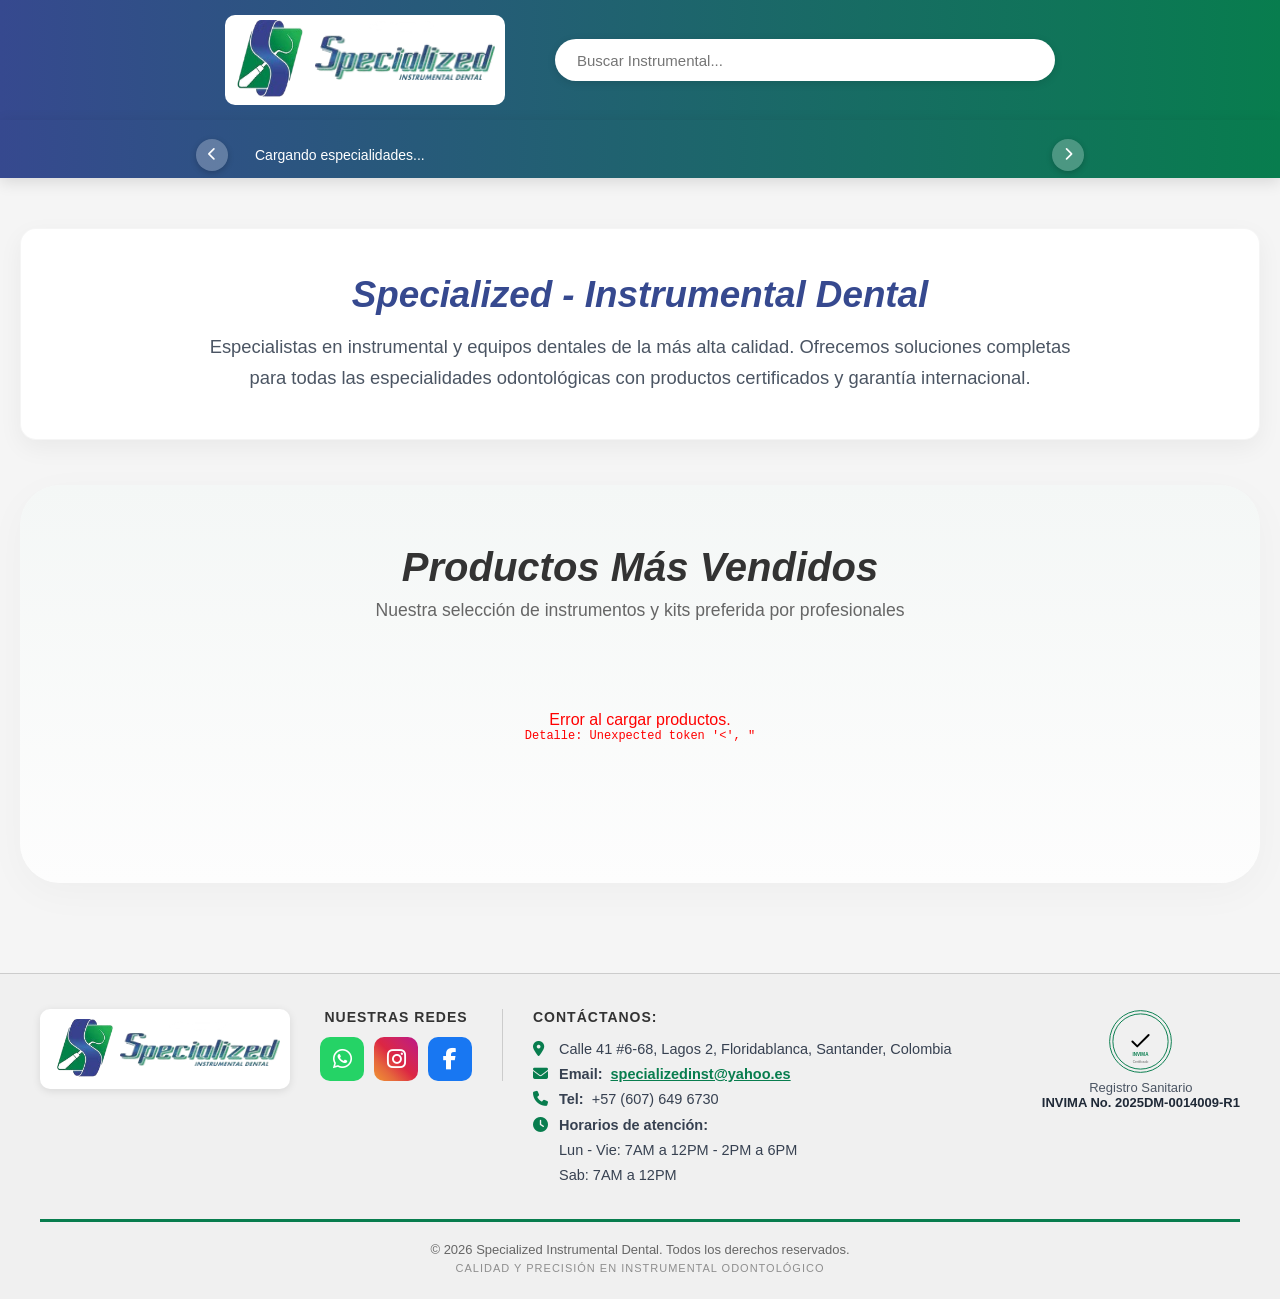
<file: sistema/Front y Logica/index.html>
<!DOCTYPE html>
<html lang="en">

<head>
    <meta charset="UTF-8">
    <meta name="viewport" content="width=device-width, initial-scale=1.0">
    <title>Specialized - Instrumental Dental de Alta Calidad</title>
    <meta name="description"
        content="Especialistas en instrumental y equipos dentales de la más alta calidad en Colombia. Soluciones certificadas para todas las especialidades odontológicas con garantía internacional.">
    <link rel="icon" type="image/png" href="./images/logo central solo.png">

    <!-- Preconnect para CDNs externos -->
    <link rel="preconnect" href="https://cdnjs.cloudflare.com" crossorigin>
    <link rel="preconnect" href="https://cdn.jsdelivr.net" crossorigin>
    <link rel="preconnect" href="https://unpkg.com" crossorigin>

    <link rel="stylesheet" href="./styles/index.css?v=14">
    <!-- Swiper CSS -->
    <link rel="stylesheet" href="https://cdn.jsdelivr.net/npm/swiper@11/swiper-bundle.min.css" />
    <!-- AOS CSS -->
    <link href="https://unpkg.com/aos@2.3.1/dist/aos.css" rel="stylesheet">
    <link rel="stylesheet" href="https://cdnjs.cloudflare.com/ajax/libs/font-awesome/6.5.1/css/all.min.css">
    <script src="./src/JavaScript/security.js?v=1"></script>
</head>

<body>
    <header>
        <div class="contenedor_logo">
            <img class="logo_header" src="./images/logo central solo.png" alt="Logo de Specialized" width="90"
                height="85">
            <img class="texto_logo" src="./images/texto logo.png" alt="Specialized Instrumental Dental" width="180"
                height="50">
        </div>
        <div class="search-container">
            <input type="text" class="barra_busqueda" placeholder="Buscar Instrumental..."
                aria-label="Buscar Instrumental Dental">
            <button type="button" class="btn-clear-search" id="btn-clear-search" aria-label="Limpiar búsqueda"
                title="Borrar texto">
                <i class="fas fa-times"></i>
            </button>
        </div>
    </header>
    <div class="contenedores-wrapper">
        <div class="contenedores-container">
            <button class="tab-nav-btn tab-nav-prev" id="tab-nav-prev" aria-label="Anterior">
                <i class="fas fa-chevron-left"></i>
            </button>
            <div class="contenedores-bar" id="contenedores-tabs-bar">
                <!-- Pestañas cargadas dinámicamente -->
                <div style="padding:15px; color:white; font-size:14px;">Cargando especialidades...</div>
            </div>
            <button class="tab-nav-btn tab-nav-next" id="tab-nav-next" aria-label="Siguiente">
                <i class="fas fa-chevron-right"></i>
            </button>
        </div>

        <!-- Panel Desplegable: Superpuesto flotando directamente debajo de las pestañas -->
        <div class="contenedor-content" id="categoria-modal-view">
            <div class="content-header">
                <button class="btn-close-category" id="btn-close-category" aria-label="Cerrar panel">&times;</button>
                <h3 id="category-modal-title">Especialidad</h3>
                <p id="category-modal-desc">Instrumental y equipos especializados de alta calidad</p>
            </div>
            <div class="images-grid" id="category-modal-grid">
                <!-- Items cargados dinámicamente -->
            </div>
        </div>
    </div>

    <main class="main-content">
        <div class="welcome-section" data-aos="fade-up" data-aos-duration="1000">
            <h2>Specialized - Instrumental Dental</h2>
            <p>Especialistas en instrumental y equipos dentales de la más alta calidad. Ofrecemos soluciones completas
                para todas las especialidades odontológicas con productos certificados y garantía internacional.</p>
        </div>

        <section class="best-sellers-section" data-aos="zoom-in" data-aos-duration="1000">
            <h2 class="section-title">Productos Más Vendidos</h2>
            <p class="section-subtitle">Nuestra selección de instrumentos y kits preferida por profesionales</p>

            <div class="carousel-container swiper mySwiper">
                <div class="swiper-wrapper" id="best-sellers-track">
                    <!-- Cargado dinámicamente -->
                    <div class="swiper-slide" style="display:flex; justify-content:center; width:100%;">
                        <div class="loading-spinner"></div>
                    </div>
                </div>

                <!-- Swiper Pagination -->
                <div class="swiper-pagination"></div>
            </div>
        </section>
    </main>

    <!-- Footer -->
    <footer class="site-footer">
        <div class="footer-container">
            <!-- Columna 1: Logo Specialized -->
            <div class="footer-col footer-logo-col">
                <div class="footer-logo-container">
                    <img class="footer-logo-icon" src="./images/logo central solo.png" alt="Logo Specialized Footer"
                        width="70" height="70">
                    <img class="footer-logo-text" src="./images/texto logo.png" alt="Specialized Instrumental Dental"
                        width="160" height="40">
                </div>
            </div>

            <!-- Columna 2: Redes Sociales -->
            <div class="footer-col footer-redes">
                <h4 class="footer-title">NUESTRAS REDES</h4>
                <div class="footer-social-icons">
                    <a href="https://wa.me/573012765289?text=Hola, quiero más información sobre sus productos"
                        target="_blank" class="social-icon whatsapp" aria-label="WhatsApp">
                        <i class="fab fa-whatsapp"></i>
                    </a>
                    <a href="https://www.instagram.com/specializedinst/" target="_blank" class="social-icon instagram"
                        aria-label="Instagram">
                        <i class="fab fa-instagram"></i>
                    </a>
                    <a href="https://www.facebook.com/specializedinst" target="_blank" class="social-icon facebook"
                        aria-label="Facebook">
                        <i class="fab fa-facebook-f"></i>
                    </a>
                </div>
            </div>

            <!-- Columna 3: Información de Contacto -->
            <div class="footer-col footer-contacto">
                <h4 class="footer-title">CONTÁCTANOS:</h4>
                <div class="footer-contact-info">
                    <p><i class="fas fa-map-marker-alt"></i> <span id="footer-direccion">Calle 41 #6-68, Lagos 2,
                            Floridablanca, Santander, Colombia</span></p>
                    <p><i class="fas fa-envelope"></i> <strong>Email:</strong> <a id="footer-email"
                            href="mailto:specializedinst@yahoo.es">specializedinst@yahoo.es</a></p>
                    <p><i class="fas fa-phone"></i> <strong>Tel:</strong> <span id="footer-telefono">+57 (607) 649
                            6730</span></p>
                    <p><i class="fas fa-clock"></i> <strong>Horarios de atención:</strong></p>
                    <p class="horario-detalle">Lun - Vie: 7AM a 12PM - 2PM a 6PM</p>
                    <p class="horario-detalle">Sab: 7AM a 12PM</p>
                </div>
            </div>

            <!-- Columna 4: Logo INVIMA -->
            <div class="footer-col footer-invima">
                <img src="./images/footer_invima_placeholder.svg" alt="INVIMA Registro Sanitario"
                    class="footer-invima-img" width="120" height="60" onerror="this.style.display='none'">
                <p class="invima-text">Registro Sanitario</p>
                <p class="invima-numero" id="footer-reg-invima">INVIMA No. 2025DM-0014009-R1</p>
            </div>
        </div>

        <!-- Sección de Derechos de Autor -->
        <div class="footer-copyright">
            <div class="copyright-content">
                <p>&copy; 2026 Specialized Instrumental Dental. Todos los derechos reservados.</p>
                <p class="copyright-legal">Calidad y Precisión en Instrumental Odontológico</p>
            </div>
        </div>
    </footer>

    <!-- Swiper JS -->
    <script src="https://cdn.jsdelivr.net/npm/swiper@11/swiper-bundle.min.js"></script>
    <!-- AOS JS -->
    <script src="https://unpkg.com/aos@2.3.1/dist/aos.js"></script>

    <script src="./src/JavaScript/cookies.js?v=99"></script>
    <script src="./src/JavaScript/index.js?v=105"></script>
    <script>
        // ============================================
        // SEGURIDAD: Limpiar sesión y bloquear historial
        // ============================================
        (function () {
            try {
                // Limpiar token local si existe
                if (localStorage.getItem('token')) {
                    localStorage.removeItem('token');
                }
            } catch (e) { }

            // Bloquear navegación hacia atrás (Historial infinito)
            window.history.pushState(null, null, window.location.href);
            window.onpopstate = function () {
                window.history.pushState(null, null, window.location.href);
            };

            // Prevenir restauración desde caché (botón atrás)
            window.addEventListener('pageshow', function (event) {
                if (event.persisted) {
                    window.location.reload();
                }
            });
        })();

        // Scroll reveal para el footer
        const footer = document.querySelector('.site-footer');
        if (footer) {
            const observer = new IntersectionObserver((entries) => {
                entries.forEach(entry => {
                    if (entry.isIntersecting) {
                        footer.classList.add('visible');
                    }
                });
            }, { threshold: 0.1 });
            observer.observe(footer);
        }
    </script>
</body>

</html>
</file>
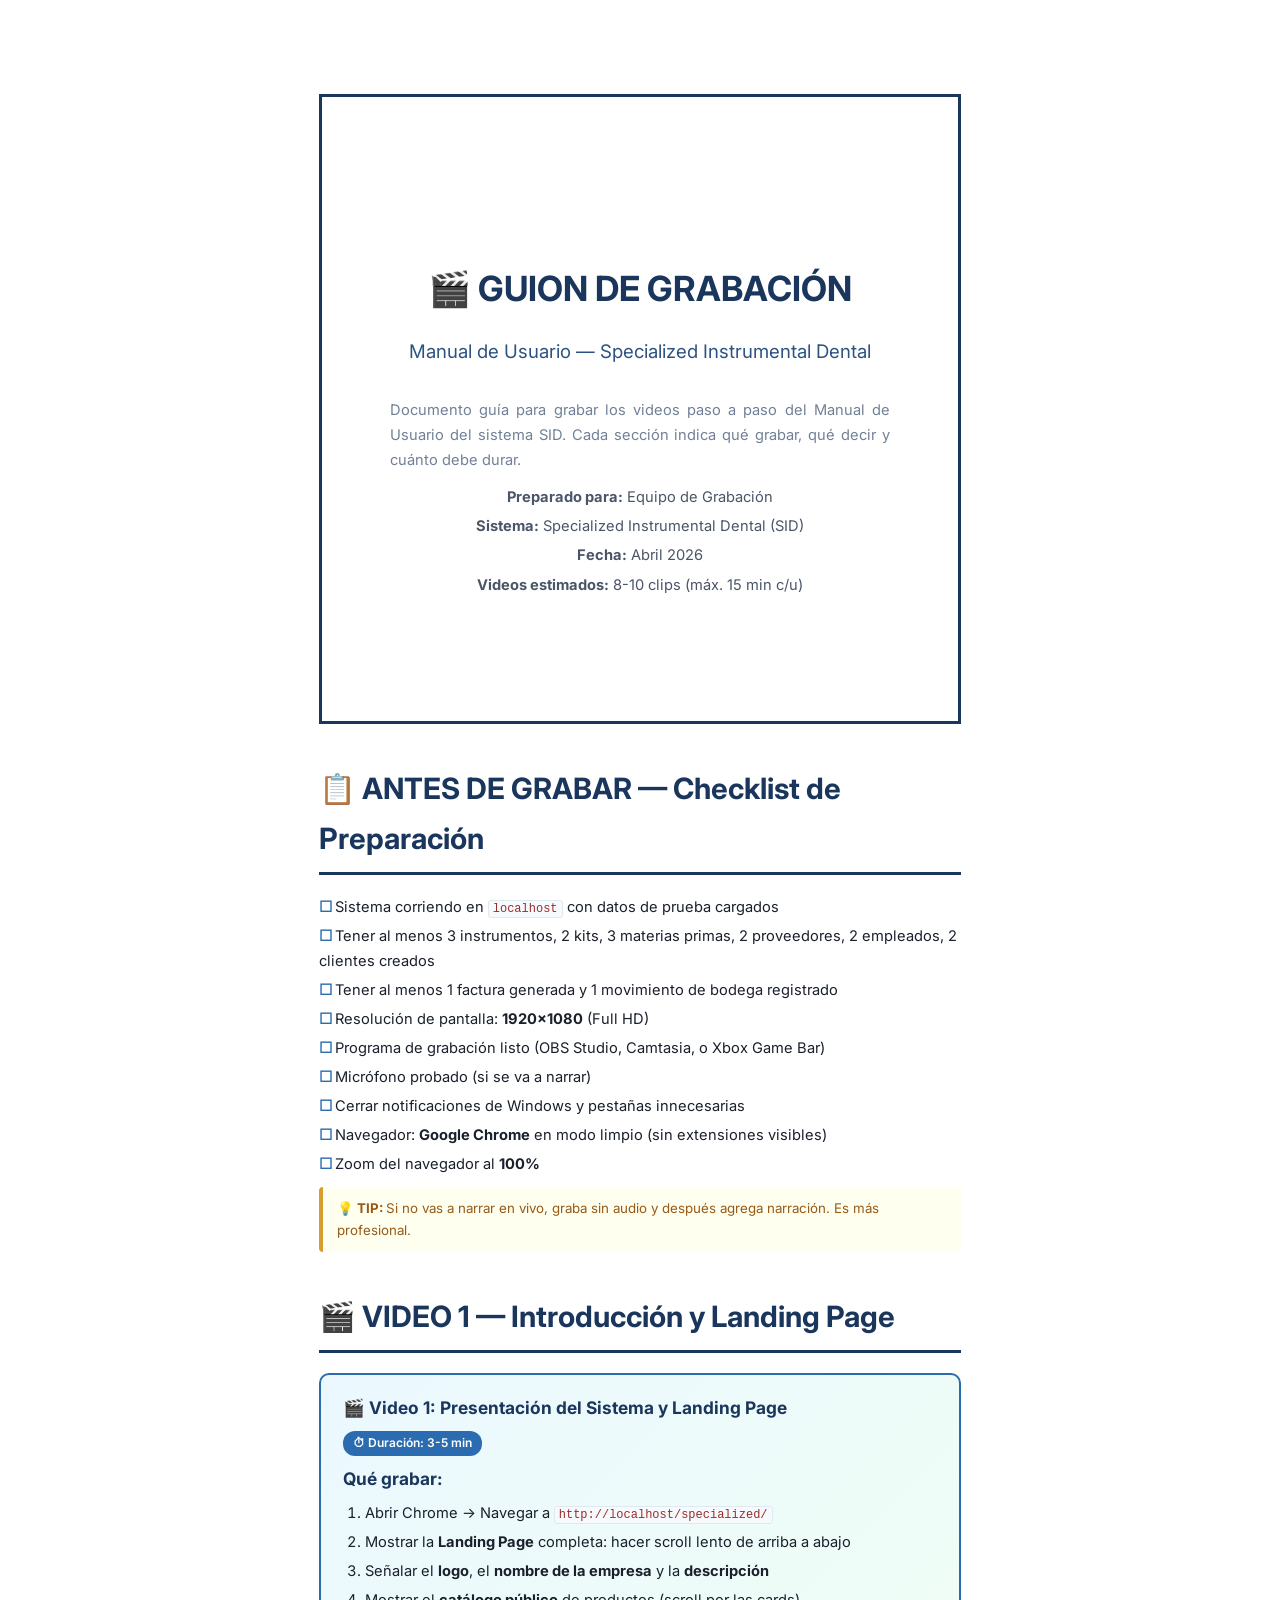
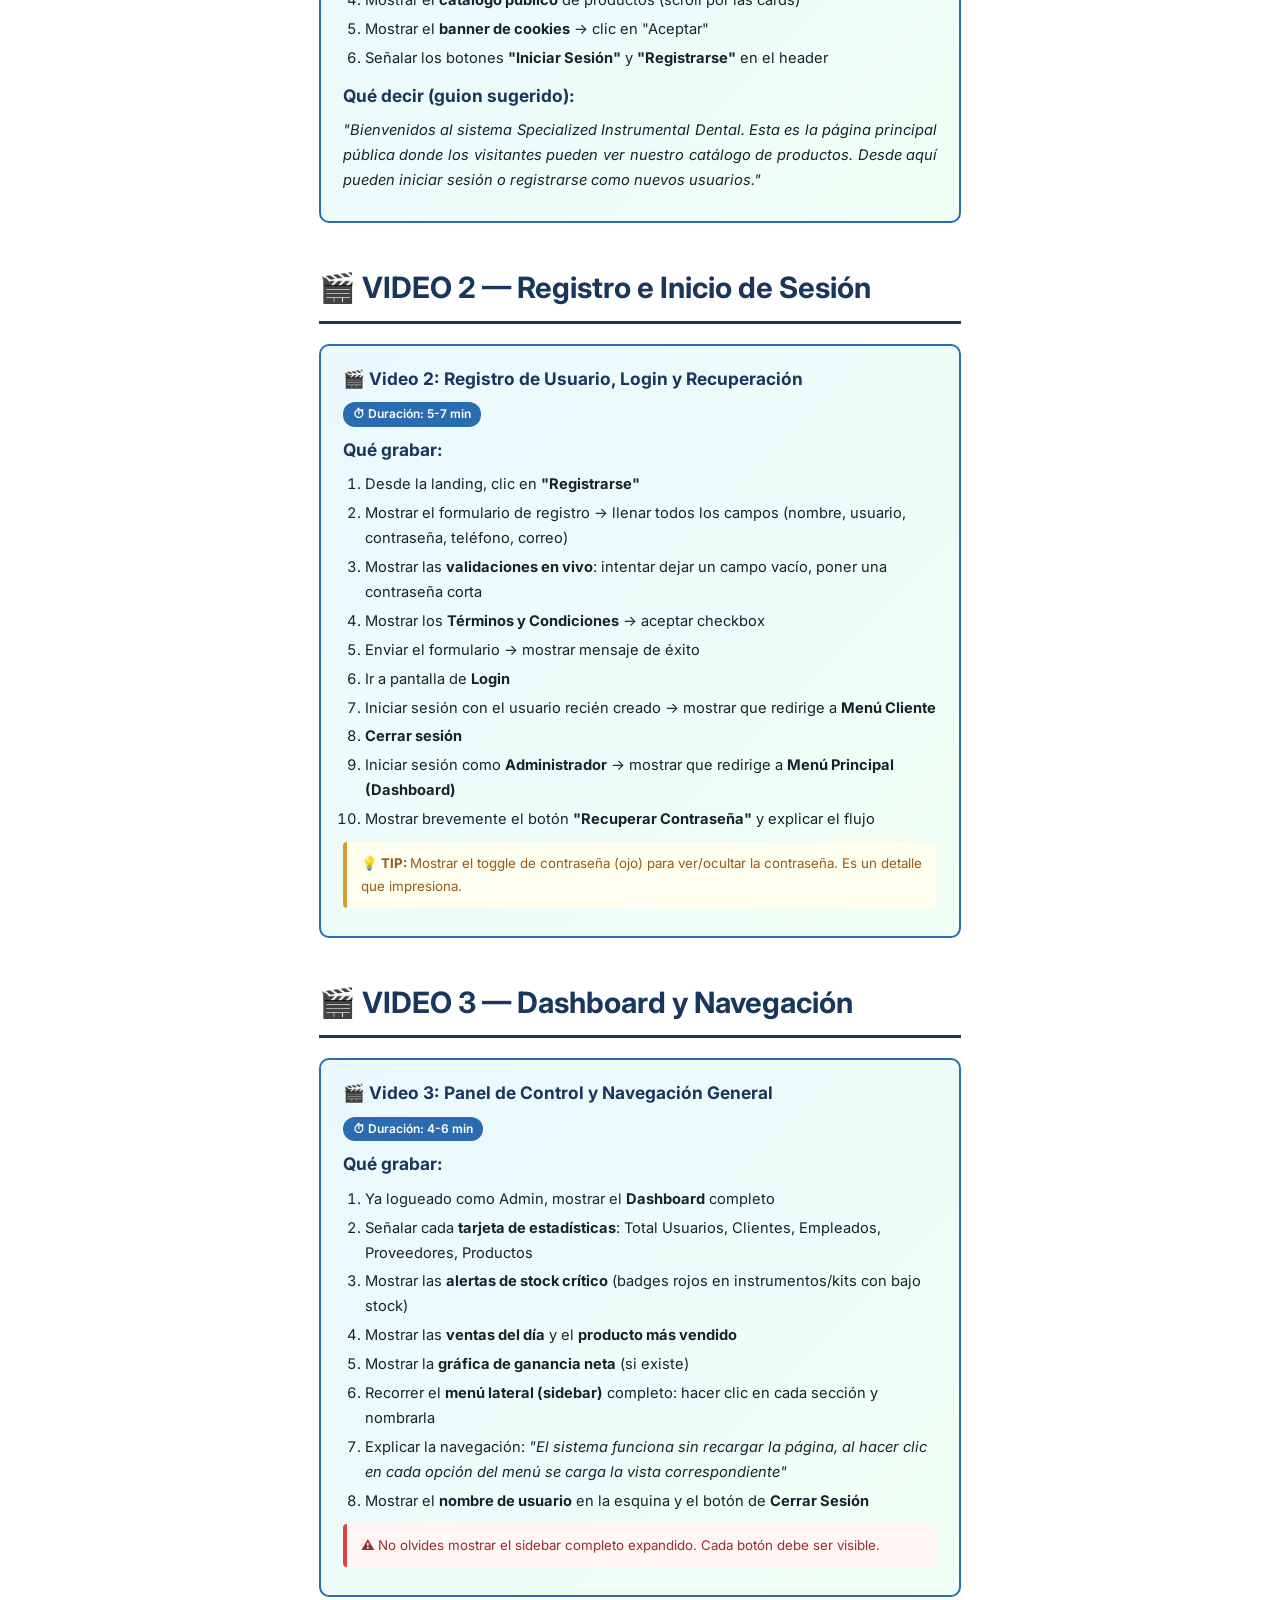
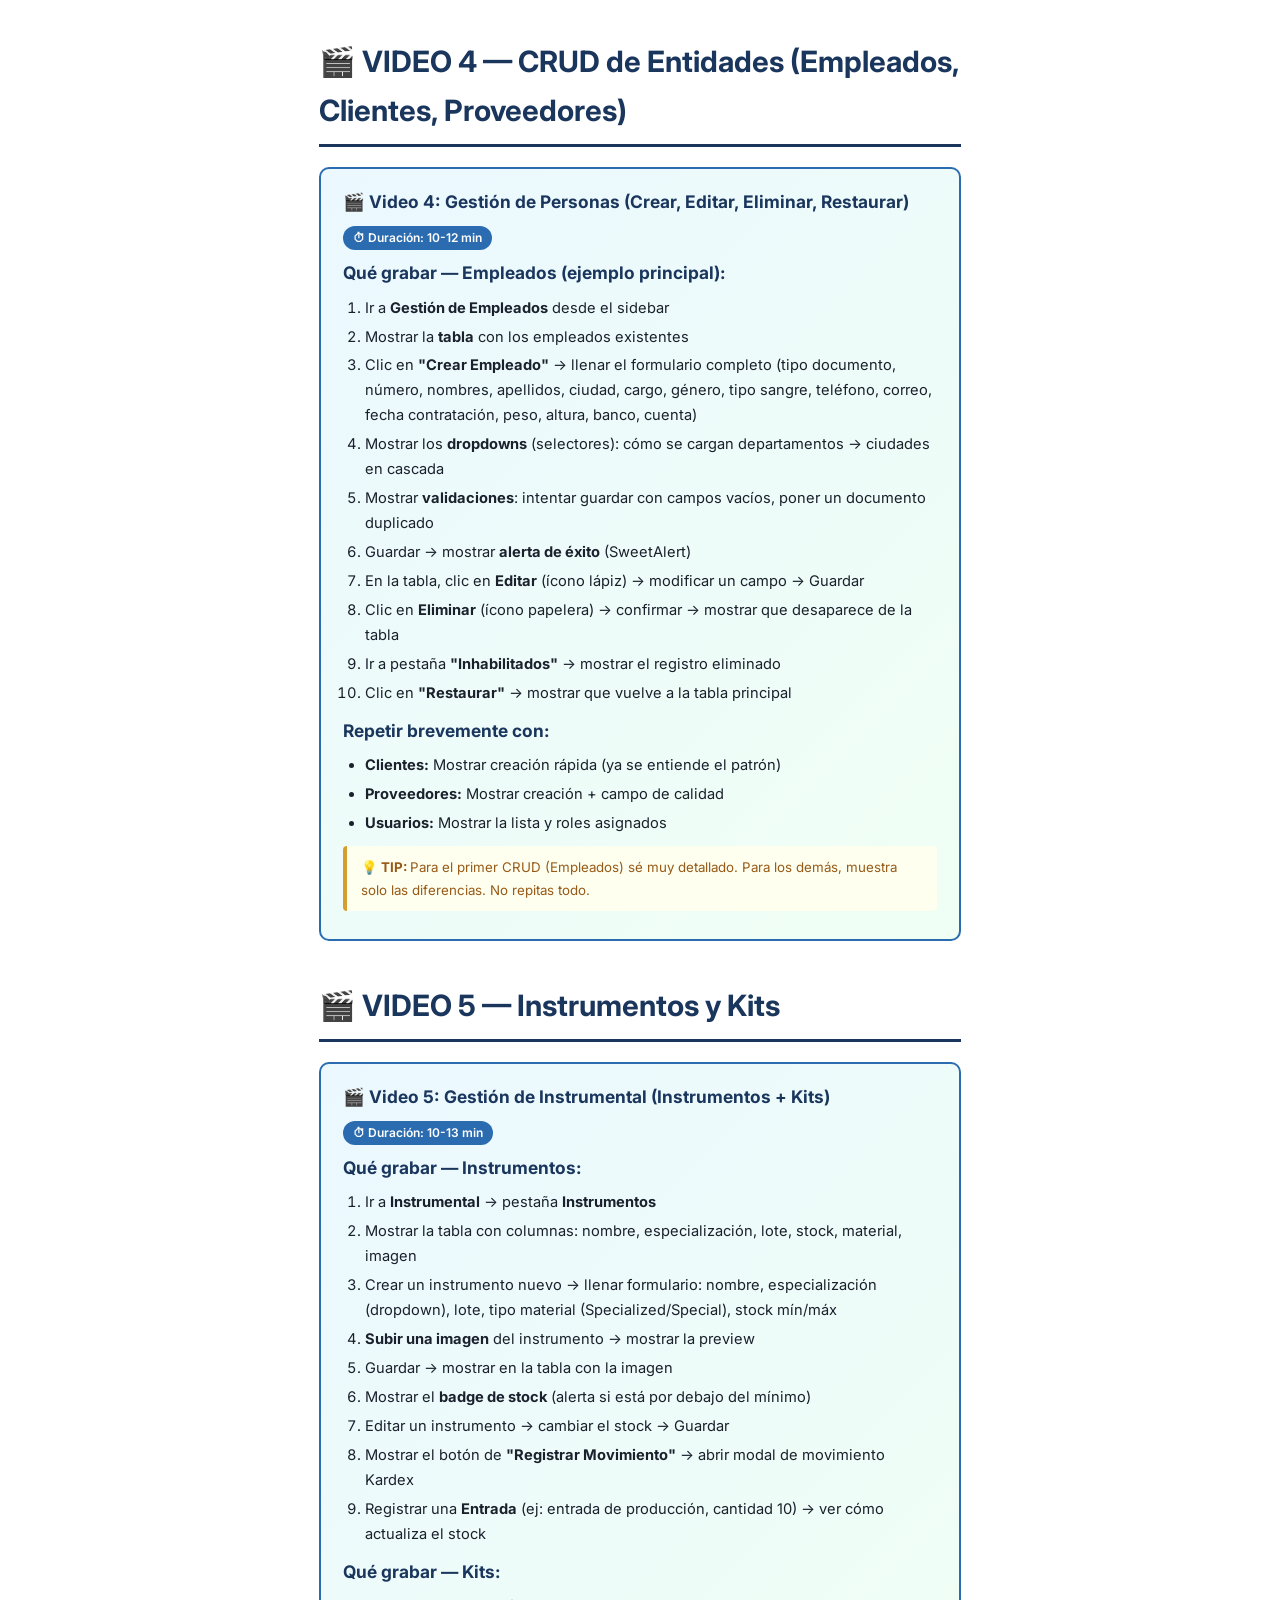
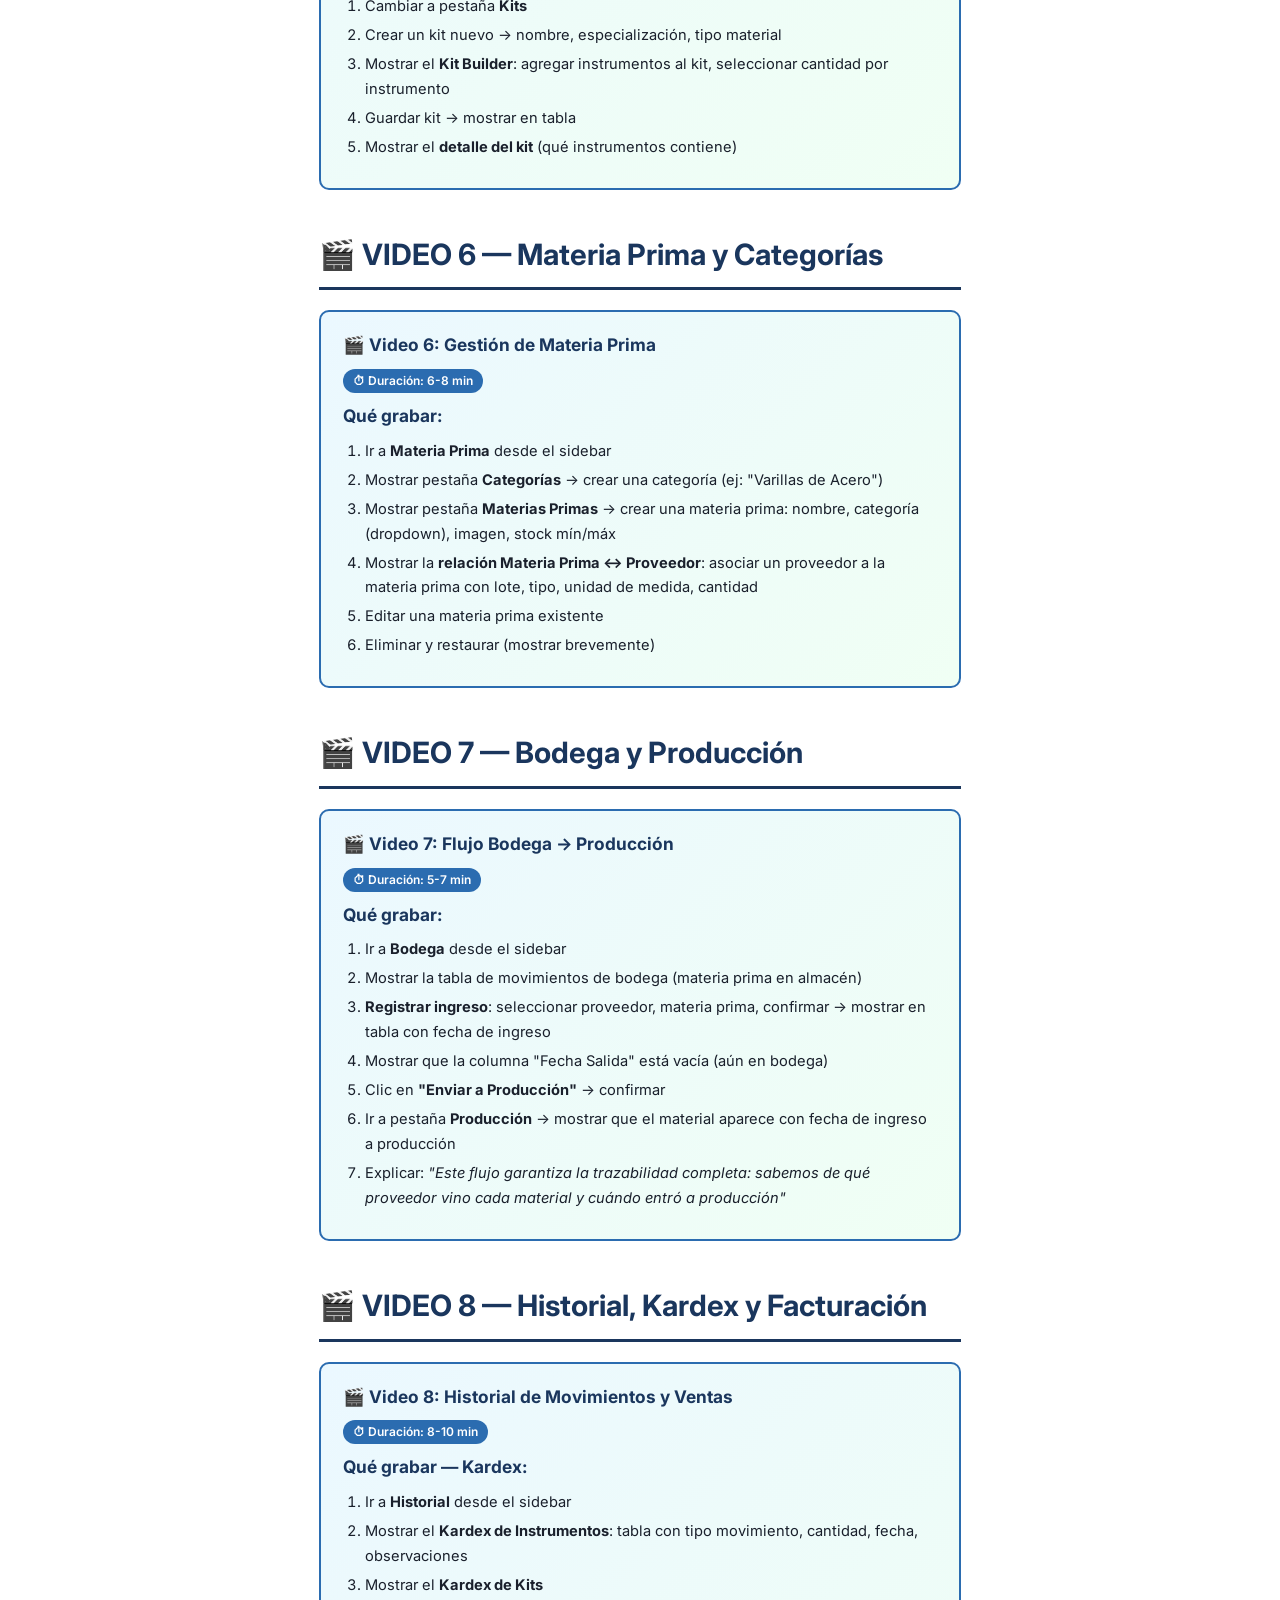
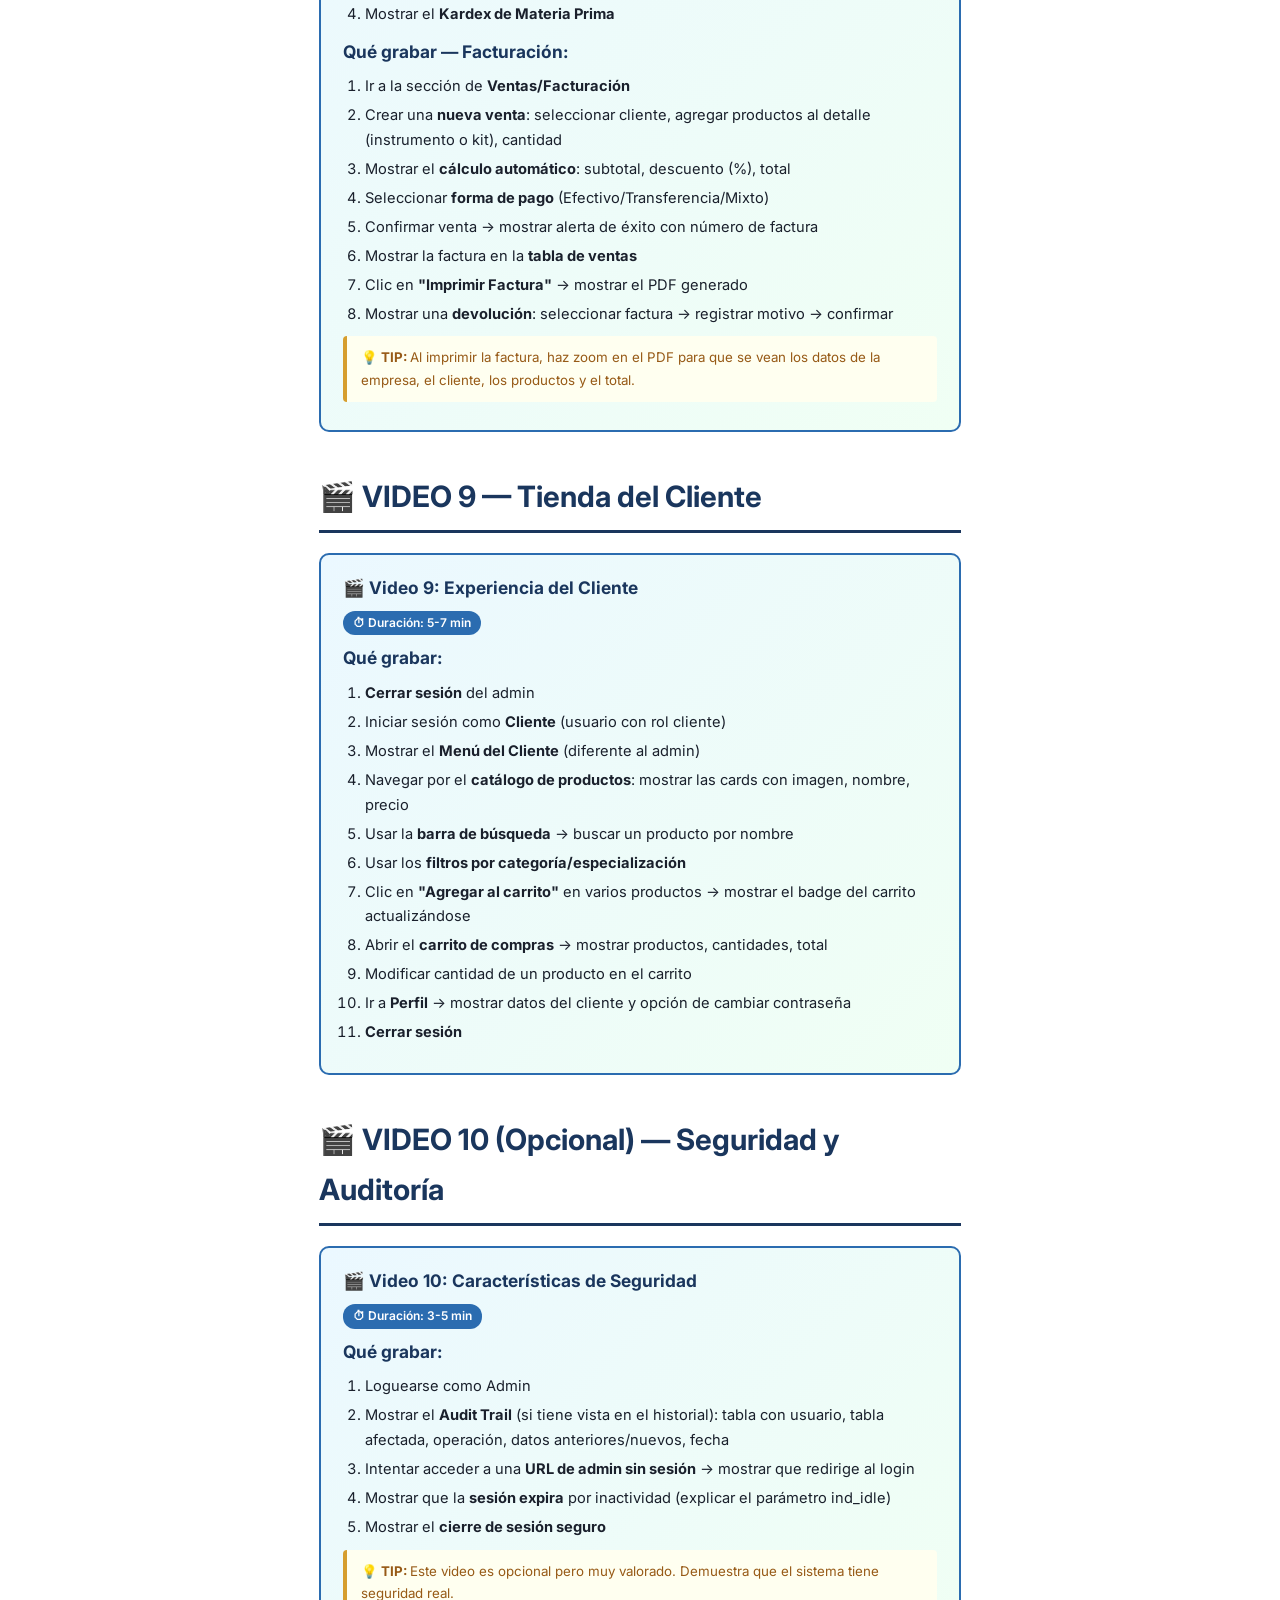
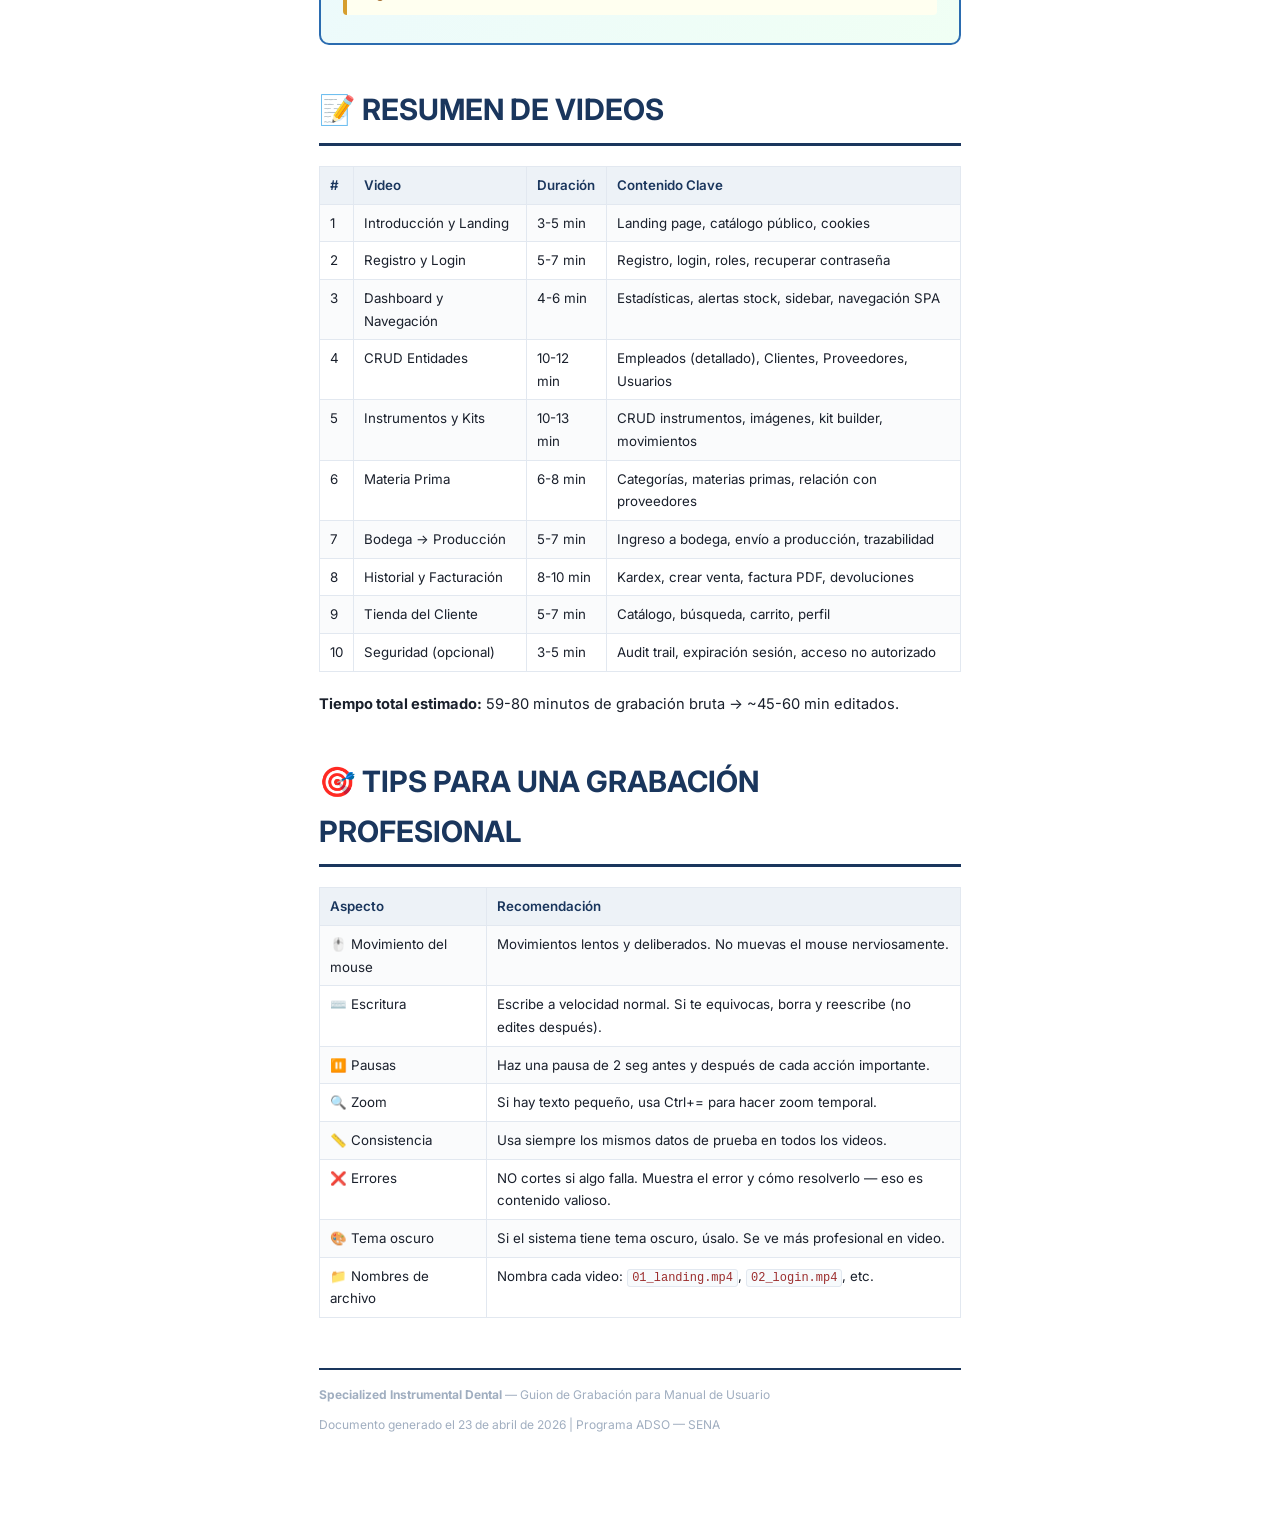
<file: documentacion/MANUALES/GUION_GRABACION_MANUAL_USUARIO.html>
<!DOCTYPE html>
<html lang="es">
<head>
<meta charset="UTF-8">
<title>Guion de Grabación — Manual de Usuario SID</title>
<style>
@import url('https://fonts.googleapis.com/css2?family=Inter:wght@400;600;700&display=swap');
*{margin:0;padding:0;box-sizing:border-box}
body{font-family:'Inter',sans-serif;font-size:11pt;line-height:1.7;color:#1a202c;max-width:210mm;margin:0 auto;padding:25mm 20mm;background:#fff}
h1{font-size:22pt;color:#1a365d;border-bottom:3px solid #1a365d;padding-bottom:8px;margin:40px 0 20px}
h2{font-size:15pt;color:#2c5282;border-bottom:2px solid #e2e8f0;padding-bottom:6px;margin:30px 0 12px}
h3{font-size:12pt;color:#2b6cb0;margin:20px 0 8px}
p{margin-bottom:10px;text-align:justify}
table{width:100%;border-collapse:collapse;margin:10px 0 20px;font-size:10pt}
th,td{border:1px solid #e2e8f0;padding:7px 10px;text-align:left;vertical-align:top}
th{background:#edf2f7;font-weight:600;color:#1a365d}
tr:nth-child(even){background:#fafbfc}
ul,ol{padding-left:22px;margin-bottom:10px}
li{margin-bottom:4px}
code{background:#f7fafc;border:1px solid #e2e8f0;padding:1px 4px;border-radius:3px;font-size:9pt;font-family:'Consolas',monospace;color:#9b2c2c}
.cover{page-break-after:always;text-align:center;padding:60px 40px;border:3px solid #1a365d;min-height:70vh;display:flex;flex-direction:column;align-items:center;justify-content:center;margin-bottom:40px}
.cover h1{border:none;font-size:26pt;margin-bottom:10px}
.cover .sub{font-size:14pt;color:#2c5282;margin-bottom:30px}
.cover .meta{font-size:11pt;color:#4a5568;line-height:2}
.video-card{background:linear-gradient(135deg,#ebf8ff,#f0fff4);border:2px solid #2b6cb0;border-radius:10px;padding:18px 22px;margin:15px 0;page-break-inside:avoid}
.video-card h3{color:#1a365d;margin:0 0 8px;font-size:13pt}
.video-card .dur{display:inline-block;background:#2b6cb0;color:#fff;padding:2px 10px;border-radius:12px;font-size:9pt;font-weight:600;margin-bottom:8px}
.tip{background:#fffff0;border-left:4px solid #d69e2e;padding:10px 14px;border-radius:4px;margin:10px 0;font-size:10pt;color:#975a16}
.tip::before{content:"💡 TIP: ";font-weight:700}
.warn{background:#fff5f5;border-left:4px solid #e53e3e;padding:10px 14px;border-radius:4px;margin:10px 0;font-size:10pt;color:#9b2c2c}
.warn::before{content:"⚠️ ";font-weight:700}
.check{list-style:none;padding-left:0}
.check li::before{content:"☐ ";font-weight:700;color:#2b6cb0}
.section{margin-bottom:25px}
.page-break{page-break-before:always}
.footer{margin-top:50px;padding-top:15px;border-top:2px solid #1a365d;text-align:center;font-size:9pt;color:#a0aec0}
</style>
</head>
<body>

<div class="cover">
<h1>🎬 GUION DE GRABACIÓN</h1>
<div class="sub">Manual de Usuario — Specialized Instrumental Dental</div>
<p style="color:#718096;font-size:11pt;max-width:500px">Documento guía para grabar los videos paso a paso del Manual de Usuario del sistema SID. Cada sección indica qué grabar, qué decir y cuánto debe durar.</p>
<div class="meta">
<strong>Preparado para:</strong> Equipo de Grabación<br>
<strong>Sistema:</strong> Specialized Instrumental Dental (SID)<br>
<strong>Fecha:</strong> Abril 2026<br>
<strong>Videos estimados:</strong> 8-10 clips (máx. 15 min c/u)
</div>
</div>

<h1>📋 ANTES DE GRABAR — Checklist de Preparación</h1>
<ul class="check">
<li>Sistema corriendo en <code>localhost</code> con datos de prueba cargados</li>
<li>Tener al menos 3 instrumentos, 2 kits, 3 materias primas, 2 proveedores, 2 empleados, 2 clientes creados</li>
<li>Tener al menos 1 factura generada y 1 movimiento de bodega registrado</li>
<li>Resolución de pantalla: <strong>1920×1080</strong> (Full HD)</li>
<li>Programa de grabación listo (OBS Studio, Camtasia, o Xbox Game Bar)</li>
<li>Micrófono probado (si se va a narrar)</li>
<li>Cerrar notificaciones de Windows y pestañas innecesarias</li>
<li>Navegador: <strong>Google Chrome</strong> en modo limpio (sin extensiones visibles)</li>
<li>Zoom del navegador al <strong>100%</strong></li>
</ul>
<div class="tip">Si no vas a narrar en vivo, graba sin audio y después agrega narración. Es más profesional.</div>

<h1 class="page-break">🎬 VIDEO 1 — Introducción y Landing Page</h1>
<div class="video-card">
<h3>🎬 Video 1: Presentación del Sistema y Landing Page</h3>
<span class="dur">⏱ Duración: 3-5 min</span>
<h3>Qué grabar:</h3>
<ol>
<li>Abrir Chrome → Navegar a <code>http://localhost/specialized/</code></li>
<li>Mostrar la <strong>Landing Page</strong> completa: hacer scroll lento de arriba a abajo</li>
<li>Señalar el <strong>logo</strong>, el <strong>nombre de la empresa</strong> y la <strong>descripción</strong></li>
<li>Mostrar el <strong>catálogo público</strong> de productos (scroll por las cards)</li>
<li>Mostrar el <strong>banner de cookies</strong> → clic en "Aceptar"</li>
<li>Señalar los botones <strong>"Iniciar Sesión"</strong> y <strong>"Registrarse"</strong> en el header</li>
</ol>
<h3>Qué decir (guion sugerido):</h3>
<p><em>"Bienvenidos al sistema Specialized Instrumental Dental. Esta es la página principal pública donde los visitantes pueden ver nuestro catálogo de productos. Desde aquí pueden iniciar sesión o registrarse como nuevos usuarios."</em></p>
</div>

<h1>🎬 VIDEO 2 — Registro e Inicio de Sesión</h1>
<div class="video-card">
<h3>🎬 Video 2: Registro de Usuario, Login y Recuperación</h3>
<span class="dur">⏱ Duración: 5-7 min</span>
<h3>Qué grabar:</h3>
<ol>
<li>Desde la landing, clic en <strong>"Registrarse"</strong></li>
<li>Mostrar el formulario de registro → llenar todos los campos (nombre, usuario, contraseña, teléfono, correo)</li>
<li>Mostrar las <strong>validaciones en vivo</strong>: intentar dejar un campo vacío, poner una contraseña corta</li>
<li>Mostrar los <strong>Términos y Condiciones</strong> → aceptar checkbox</li>
<li>Enviar el formulario → mostrar mensaje de éxito</li>
<li>Ir a pantalla de <strong>Login</strong></li>
<li>Iniciar sesión con el usuario recién creado → mostrar que redirige a <strong>Menú Cliente</strong></li>
<li><strong>Cerrar sesión</strong></li>
<li>Iniciar sesión como <strong>Administrador</strong> → mostrar que redirige a <strong>Menú Principal (Dashboard)</strong></li>
<li>Mostrar brevemente el botón <strong>"Recuperar Contraseña"</strong> y explicar el flujo</li>
</ol>
<div class="tip">Mostrar el toggle de contraseña (ojo) para ver/ocultar la contraseña. Es un detalle que impresiona.</div>
</div>

<h1 class="page-break">🎬 VIDEO 3 — Dashboard y Navegación</h1>
<div class="video-card">
<h3>🎬 Video 3: Panel de Control y Navegación General</h3>
<span class="dur">⏱ Duración: 4-6 min</span>
<h3>Qué grabar:</h3>
<ol>
<li>Ya logueado como Admin, mostrar el <strong>Dashboard</strong> completo</li>
<li>Señalar cada <strong>tarjeta de estadísticas</strong>: Total Usuarios, Clientes, Empleados, Proveedores, Productos</li>
<li>Mostrar las <strong>alertas de stock crítico</strong> (badges rojos en instrumentos/kits con bajo stock)</li>
<li>Mostrar las <strong>ventas del día</strong> y el <strong>producto más vendido</strong></li>
<li>Mostrar la <strong>gráfica de ganancia neta</strong> (si existe)</li>
<li>Recorrer el <strong>menú lateral (sidebar)</strong> completo: hacer clic en cada sección y nombrarla</li>
<li>Explicar la navegación: <em>"El sistema funciona sin recargar la página, al hacer clic en cada opción del menú se carga la vista correspondiente"</em></li>
<li>Mostrar el <strong>nombre de usuario</strong> en la esquina y el botón de <strong>Cerrar Sesión</strong></li>
</ol>
<div class="warn">No olvides mostrar el sidebar completo expandido. Cada botón debe ser visible.</div>
</div>

<h1>🎬 VIDEO 4 — CRUD de Entidades (Empleados, Clientes, Proveedores)</h1>
<div class="video-card">
<h3>🎬 Video 4: Gestión de Personas (Crear, Editar, Eliminar, Restaurar)</h3>
<span class="dur">⏱ Duración: 10-12 min</span>
<h3>Qué grabar — Empleados (ejemplo principal):</h3>
<ol>
<li>Ir a <strong>Gestión de Empleados</strong> desde el sidebar</li>
<li>Mostrar la <strong>tabla</strong> con los empleados existentes</li>
<li>Clic en <strong>"Crear Empleado"</strong> → llenar el formulario completo (tipo documento, número, nombres, apellidos, ciudad, cargo, género, tipo sangre, teléfono, correo, fecha contratación, peso, altura, banco, cuenta)</li>
<li>Mostrar los <strong>dropdowns</strong> (selectores): cómo se cargan departamentos → ciudades en cascada</li>
<li>Mostrar <strong>validaciones</strong>: intentar guardar con campos vacíos, poner un documento duplicado</li>
<li>Guardar → mostrar <strong>alerta de éxito</strong> (SweetAlert)</li>
<li>En la tabla, clic en <strong>Editar</strong> (ícono lápiz) → modificar un campo → Guardar</li>
<li>Clic en <strong>Eliminar</strong> (ícono papelera) → confirmar → mostrar que desaparece de la tabla</li>
<li>Ir a pestaña <strong>"Inhabilitados"</strong> → mostrar el registro eliminado</li>
<li>Clic en <strong>"Restaurar"</strong> → mostrar que vuelve a la tabla principal</li>
</ol>
<h3>Repetir brevemente con:</h3>
<ul>
<li><strong>Clientes:</strong> Mostrar creación rápida (ya se entiende el patrón)</li>
<li><strong>Proveedores:</strong> Mostrar creación + campo de calidad</li>
<li><strong>Usuarios:</strong> Mostrar la lista y roles asignados</li>
</ul>
<div class="tip">Para el primer CRUD (Empleados) sé muy detallado. Para los demás, muestra solo las diferencias. No repitas todo.</div>
</div>

<h1 class="page-break">🎬 VIDEO 5 — Instrumentos y Kits</h1>
<div class="video-card">
<h3>🎬 Video 5: Gestión de Instrumental (Instrumentos + Kits)</h3>
<span class="dur">⏱ Duración: 10-13 min</span>
<h3>Qué grabar — Instrumentos:</h3>
<ol>
<li>Ir a <strong>Instrumental</strong> → pestaña <strong>Instrumentos</strong></li>
<li>Mostrar la tabla con columnas: nombre, especialización, lote, stock, material, imagen</li>
<li>Crear un instrumento nuevo → llenar formulario: nombre, especialización (dropdown), lote, tipo material (Specialized/Special), stock mín/máx</li>
<li><strong>Subir una imagen</strong> del instrumento → mostrar la preview</li>
<li>Guardar → mostrar en la tabla con la imagen</li>
<li>Mostrar el <strong>badge de stock</strong> (alerta si está por debajo del mínimo)</li>
<li>Editar un instrumento → cambiar el stock → Guardar</li>
<li>Mostrar el botón de <strong>"Registrar Movimiento"</strong> → abrir modal de movimiento Kardex</li>
<li>Registrar una <strong>Entrada</strong> (ej: entrada de producción, cantidad 10) → ver cómo actualiza el stock</li>
</ol>
<h3>Qué grabar — Kits:</h3>
<ol>
<li>Cambiar a pestaña <strong>Kits</strong></li>
<li>Crear un kit nuevo → nombre, especialización, tipo material</li>
<li>Mostrar el <strong>Kit Builder</strong>: agregar instrumentos al kit, seleccionar cantidad por instrumento</li>
<li>Guardar kit → mostrar en tabla</li>
<li>Mostrar el <strong>detalle del kit</strong> (qué instrumentos contiene)</li>
</ol>
</div>

<h1>🎬 VIDEO 6 — Materia Prima y Categorías</h1>
<div class="video-card">
<h3>🎬 Video 6: Gestión de Materia Prima</h3>
<span class="dur">⏱ Duración: 6-8 min</span>
<h3>Qué grabar:</h3>
<ol>
<li>Ir a <strong>Materia Prima</strong> desde el sidebar</li>
<li>Mostrar pestaña <strong>Categorías</strong> → crear una categoría (ej: "Varillas de Acero")</li>
<li>Mostrar pestaña <strong>Materias Primas</strong> → crear una materia prima: nombre, categoría (dropdown), imagen, stock mín/máx</li>
<li>Mostrar la <strong>relación Materia Prima ↔ Proveedor</strong>: asociar un proveedor a la materia prima con lote, tipo, unidad de medida, cantidad</li>
<li>Editar una materia prima existente</li>
<li>Eliminar y restaurar (mostrar brevemente)</li>
</ol>
</div>

<h1 class="page-break">🎬 VIDEO 7 — Bodega y Producción</h1>
<div class="video-card">
<h3>🎬 Video 7: Flujo Bodega → Producción</h3>
<span class="dur">⏱ Duración: 5-7 min</span>
<h3>Qué grabar:</h3>
<ol>
<li>Ir a <strong>Bodega</strong> desde el sidebar</li>
<li>Mostrar la tabla de movimientos de bodega (materia prima en almacén)</li>
<li><strong>Registrar ingreso</strong>: seleccionar proveedor, materia prima, confirmar → mostrar en tabla con fecha de ingreso</li>
<li>Mostrar que la columna "Fecha Salida" está vacía (aún en bodega)</li>
<li>Clic en <strong>"Enviar a Producción"</strong> → confirmar</li>
<li>Ir a pestaña <strong>Producción</strong> → mostrar que el material aparece con fecha de ingreso a producción</li>
<li>Explicar: <em>"Este flujo garantiza la trazabilidad completa: sabemos de qué proveedor vino cada material y cuándo entró a producción"</em></li>
</ol>
</div>

<h1>🎬 VIDEO 8 — Historial, Kardex y Facturación</h1>
<div class="video-card">
<h3>🎬 Video 8: Historial de Movimientos y Ventas</h3>
<span class="dur">⏱ Duración: 8-10 min</span>
<h3>Qué grabar — Kardex:</h3>
<ol>
<li>Ir a <strong>Historial</strong> desde el sidebar</li>
<li>Mostrar el <strong>Kardex de Instrumentos</strong>: tabla con tipo movimiento, cantidad, fecha, observaciones</li>
<li>Mostrar el <strong>Kardex de Kits</strong></li>
<li>Mostrar el <strong>Kardex de Materia Prima</strong></li>
</ol>
<h3>Qué grabar — Facturación:</h3>
<ol>
<li>Ir a la sección de <strong>Ventas/Facturación</strong></li>
<li>Crear una <strong>nueva venta</strong>: seleccionar cliente, agregar productos al detalle (instrumento o kit), cantidad</li>
<li>Mostrar el <strong>cálculo automático</strong>: subtotal, descuento (%), total</li>
<li>Seleccionar <strong>forma de pago</strong> (Efectivo/Transferencia/Mixto)</li>
<li>Confirmar venta → mostrar alerta de éxito con número de factura</li>
<li>Mostrar la factura en la <strong>tabla de ventas</strong></li>
<li>Clic en <strong>"Imprimir Factura"</strong> → mostrar el PDF generado</li>
<li>Mostrar una <strong>devolución</strong>: seleccionar factura → registrar motivo → confirmar</li>
</ol>
<div class="tip">Al imprimir la factura, haz zoom en el PDF para que se vean los datos de la empresa, el cliente, los productos y el total.</div>
</div>

<h1 class="page-break">🎬 VIDEO 9 — Tienda del Cliente</h1>
<div class="video-card">
<h3>🎬 Video 9: Experiencia del Cliente</h3>
<span class="dur">⏱ Duración: 5-7 min</span>
<h3>Qué grabar:</h3>
<ol>
<li><strong>Cerrar sesión</strong> del admin</li>
<li>Iniciar sesión como <strong>Cliente</strong> (usuario con rol cliente)</li>
<li>Mostrar el <strong>Menú del Cliente</strong> (diferente al admin)</li>
<li>Navegar por el <strong>catálogo de productos</strong>: mostrar las cards con imagen, nombre, precio</li>
<li>Usar la <strong>barra de búsqueda</strong> → buscar un producto por nombre</li>
<li>Usar los <strong>filtros por categoría/especialización</strong></li>
<li>Clic en <strong>"Agregar al carrito"</strong> en varios productos → mostrar el badge del carrito actualizándose</li>
<li>Abrir el <strong>carrito de compras</strong> → mostrar productos, cantidades, total</li>
<li>Modificar cantidad de un producto en el carrito</li>
<li>Ir a <strong>Perfil</strong> → mostrar datos del cliente y opción de cambiar contraseña</li>
<li><strong>Cerrar sesión</strong></li>
</ol>
</div>

<h1>🎬 VIDEO 10 (Opcional) — Seguridad y Auditoría</h1>
<div class="video-card">
<h3>🎬 Video 10: Características de Seguridad</h3>
<span class="dur">⏱ Duración: 3-5 min</span>
<h3>Qué grabar:</h3>
<ol>
<li>Loguearse como Admin</li>
<li>Mostrar el <strong>Audit Trail</strong> (si tiene vista en el historial): tabla con usuario, tabla afectada, operación, datos anteriores/nuevos, fecha</li>
<li>Intentar acceder a una <strong>URL de admin sin sesión</strong> → mostrar que redirige al login</li>
<li>Mostrar que la <strong>sesión expira</strong> por inactividad (explicar el parámetro ind_idle)</li>
<li>Mostrar el <strong>cierre de sesión seguro</strong></li>
</ol>
<div class="tip">Este video es opcional pero muy valorado. Demuestra que el sistema tiene seguridad real.</div>
</div>

<h1 class="page-break">📝 RESUMEN DE VIDEOS</h1>
<table>
<tr><th>#</th><th>Video</th><th>Duración</th><th>Contenido Clave</th></tr>
<tr><td>1</td><td>Introducción y Landing</td><td>3-5 min</td><td>Landing page, catálogo público, cookies</td></tr>
<tr><td>2</td><td>Registro y Login</td><td>5-7 min</td><td>Registro, login, roles, recuperar contraseña</td></tr>
<tr><td>3</td><td>Dashboard y Navegación</td><td>4-6 min</td><td>Estadísticas, alertas stock, sidebar, navegación SPA</td></tr>
<tr><td>4</td><td>CRUD Entidades</td><td>10-12 min</td><td>Empleados (detallado), Clientes, Proveedores, Usuarios</td></tr>
<tr><td>5</td><td>Instrumentos y Kits</td><td>10-13 min</td><td>CRUD instrumentos, imágenes, kit builder, movimientos</td></tr>
<tr><td>6</td><td>Materia Prima</td><td>6-8 min</td><td>Categorías, materias primas, relación con proveedores</td></tr>
<tr><td>7</td><td>Bodega → Producción</td><td>5-7 min</td><td>Ingreso a bodega, envío a producción, trazabilidad</td></tr>
<tr><td>8</td><td>Historial y Facturación</td><td>8-10 min</td><td>Kardex, crear venta, factura PDF, devoluciones</td></tr>
<tr><td>9</td><td>Tienda del Cliente</td><td>5-7 min</td><td>Catálogo, búsqueda, carrito, perfil</td></tr>
<tr><td>10</td><td>Seguridad (opcional)</td><td>3-5 min</td><td>Audit trail, expiración sesión, acceso no autorizado</td></tr>
</table>
<p><strong>Tiempo total estimado:</strong> 59-80 minutos de grabación bruta → ~45-60 min editados.</p>

<h1>🎯 TIPS PARA UNA GRABACIÓN PROFESIONAL</h1>
<table>
<tr><th>Aspecto</th><th>Recomendación</th></tr>
<tr><td>🖱️ Movimiento del mouse</td><td>Movimientos lentos y deliberados. No muevas el mouse nerviosamente.</td></tr>
<tr><td>⌨️ Escritura</td><td>Escribe a velocidad normal. Si te equivocas, borra y reescribe (no edites después).</td></tr>
<tr><td>⏸️ Pausas</td><td>Haz una pausa de 2 seg antes y después de cada acción importante.</td></tr>
<tr><td>🔍 Zoom</td><td>Si hay texto pequeño, usa Ctrl+= para hacer zoom temporal.</td></tr>
<tr><td>📏 Consistencia</td><td>Usa siempre los mismos datos de prueba en todos los videos.</td></tr>
<tr><td>❌ Errores</td><td>NO cortes si algo falla. Muestra el error y cómo resolverlo — eso es contenido valioso.</td></tr>
<tr><td>🎨 Tema oscuro</td><td>Si el sistema tiene tema oscuro, úsalo. Se ve más profesional en video.</td></tr>
<tr><td>📁 Nombres de archivo</td><td>Nombra cada video: <code>01_landing.mp4</code>, <code>02_login.mp4</code>, etc.</td></tr>
</table>

<div class="footer">
<p><strong>Specialized Instrumental Dental</strong> — Guion de Grabación para Manual de Usuario</p>
<p>Documento generado el 23 de abril de 2026 | Programa ADSO — SENA</p>
</div>
</body>
</html>
</file>
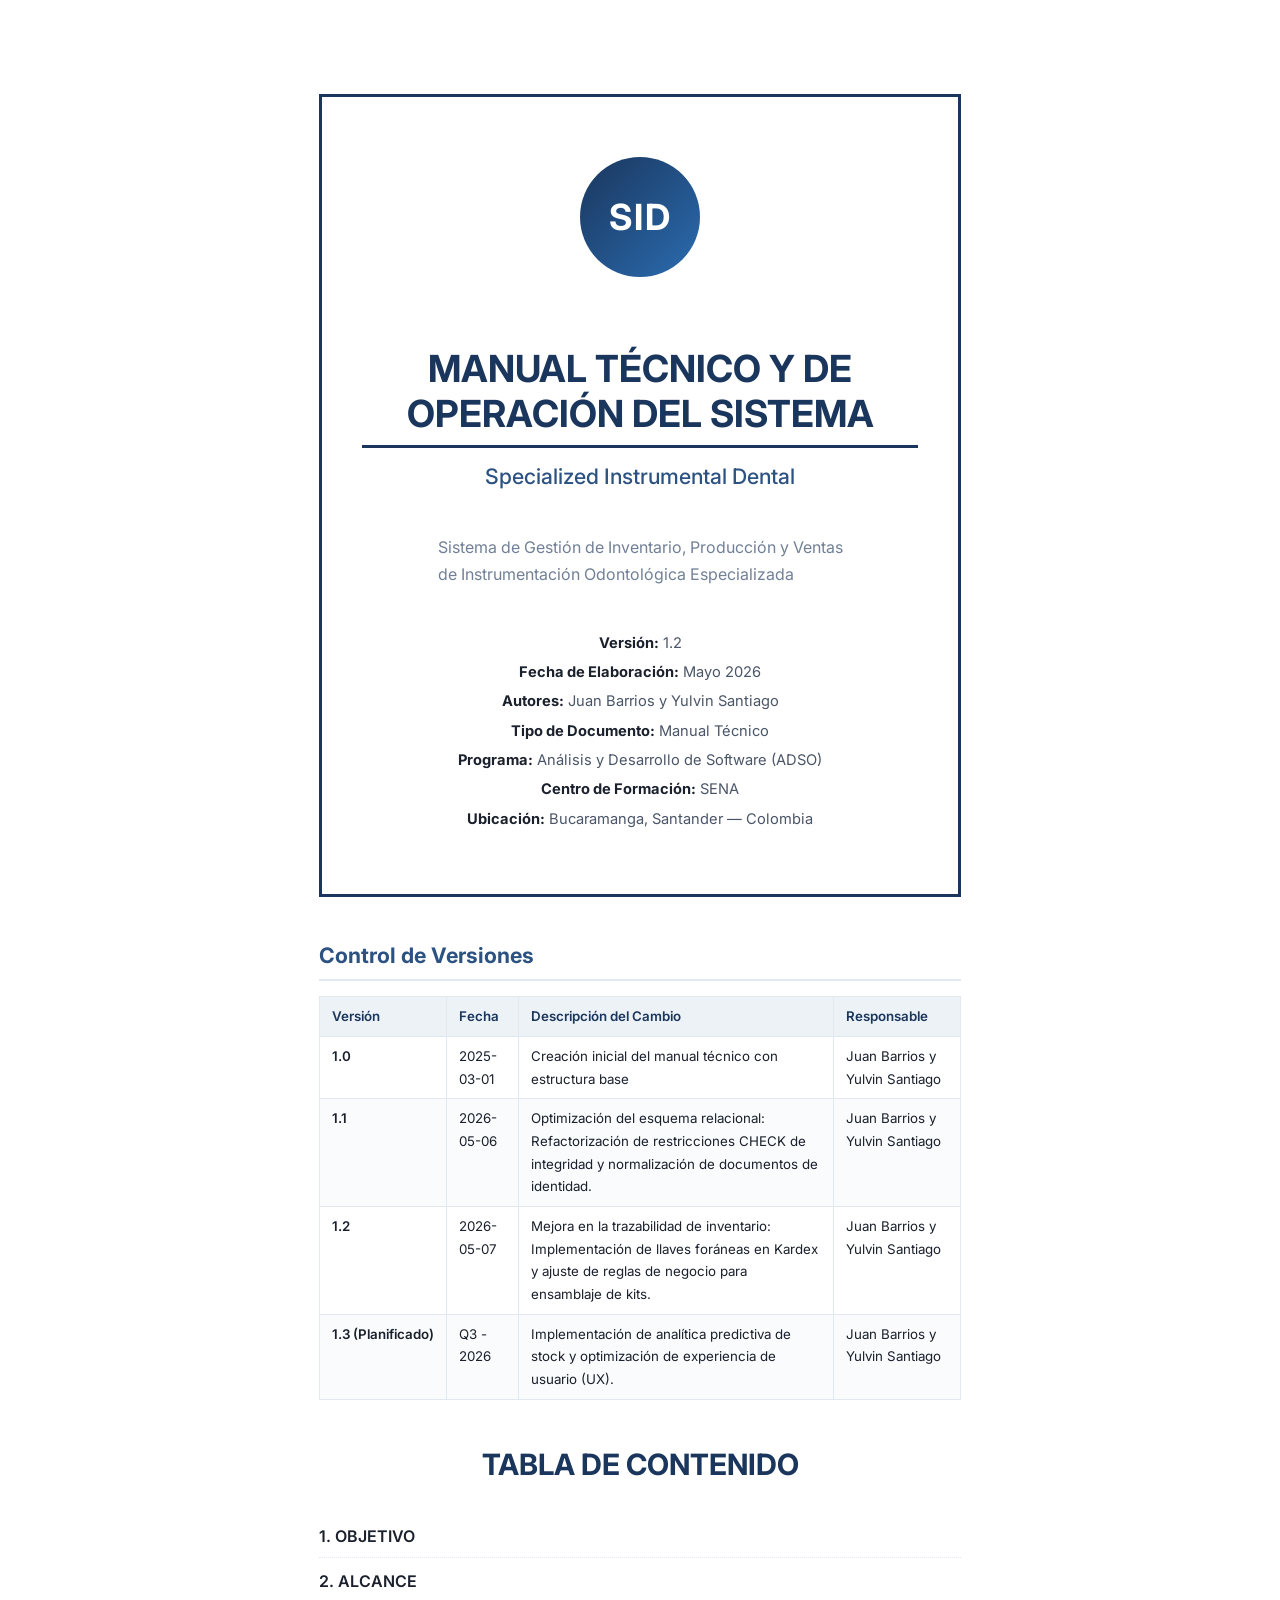
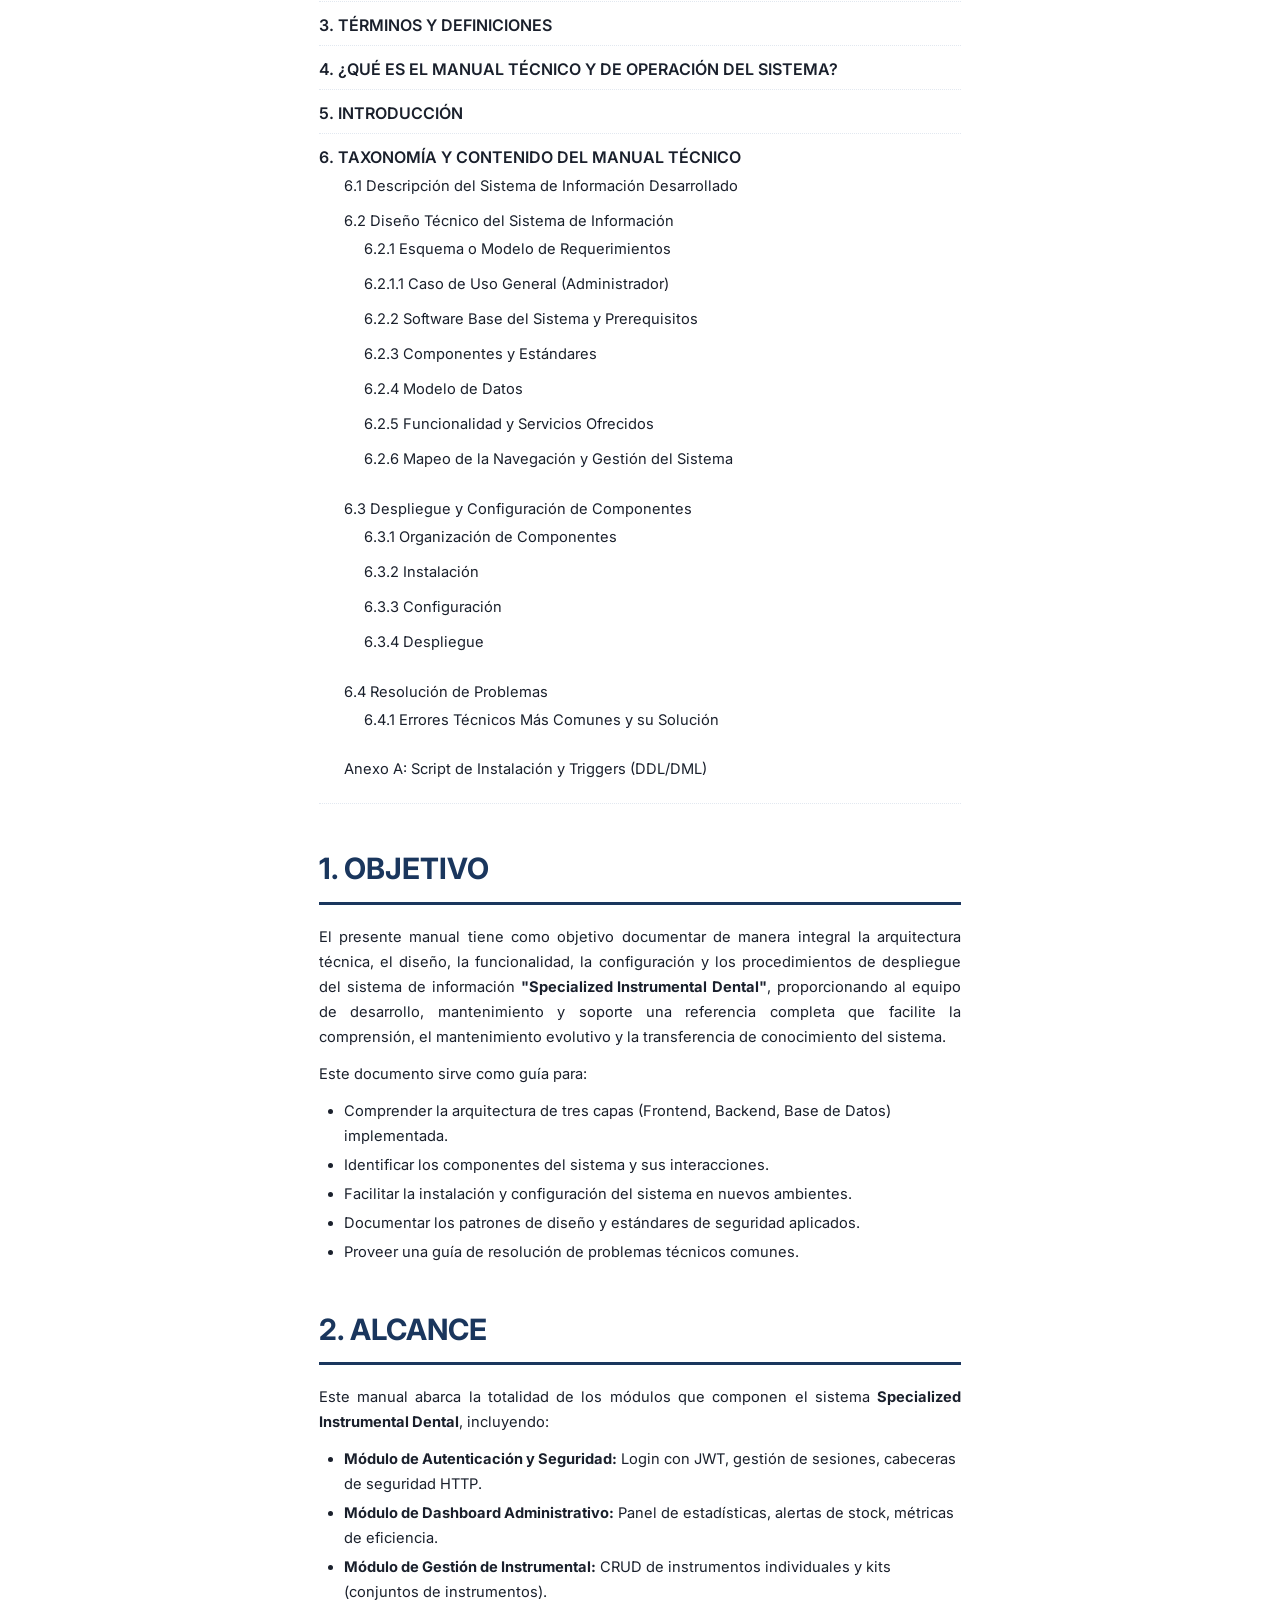
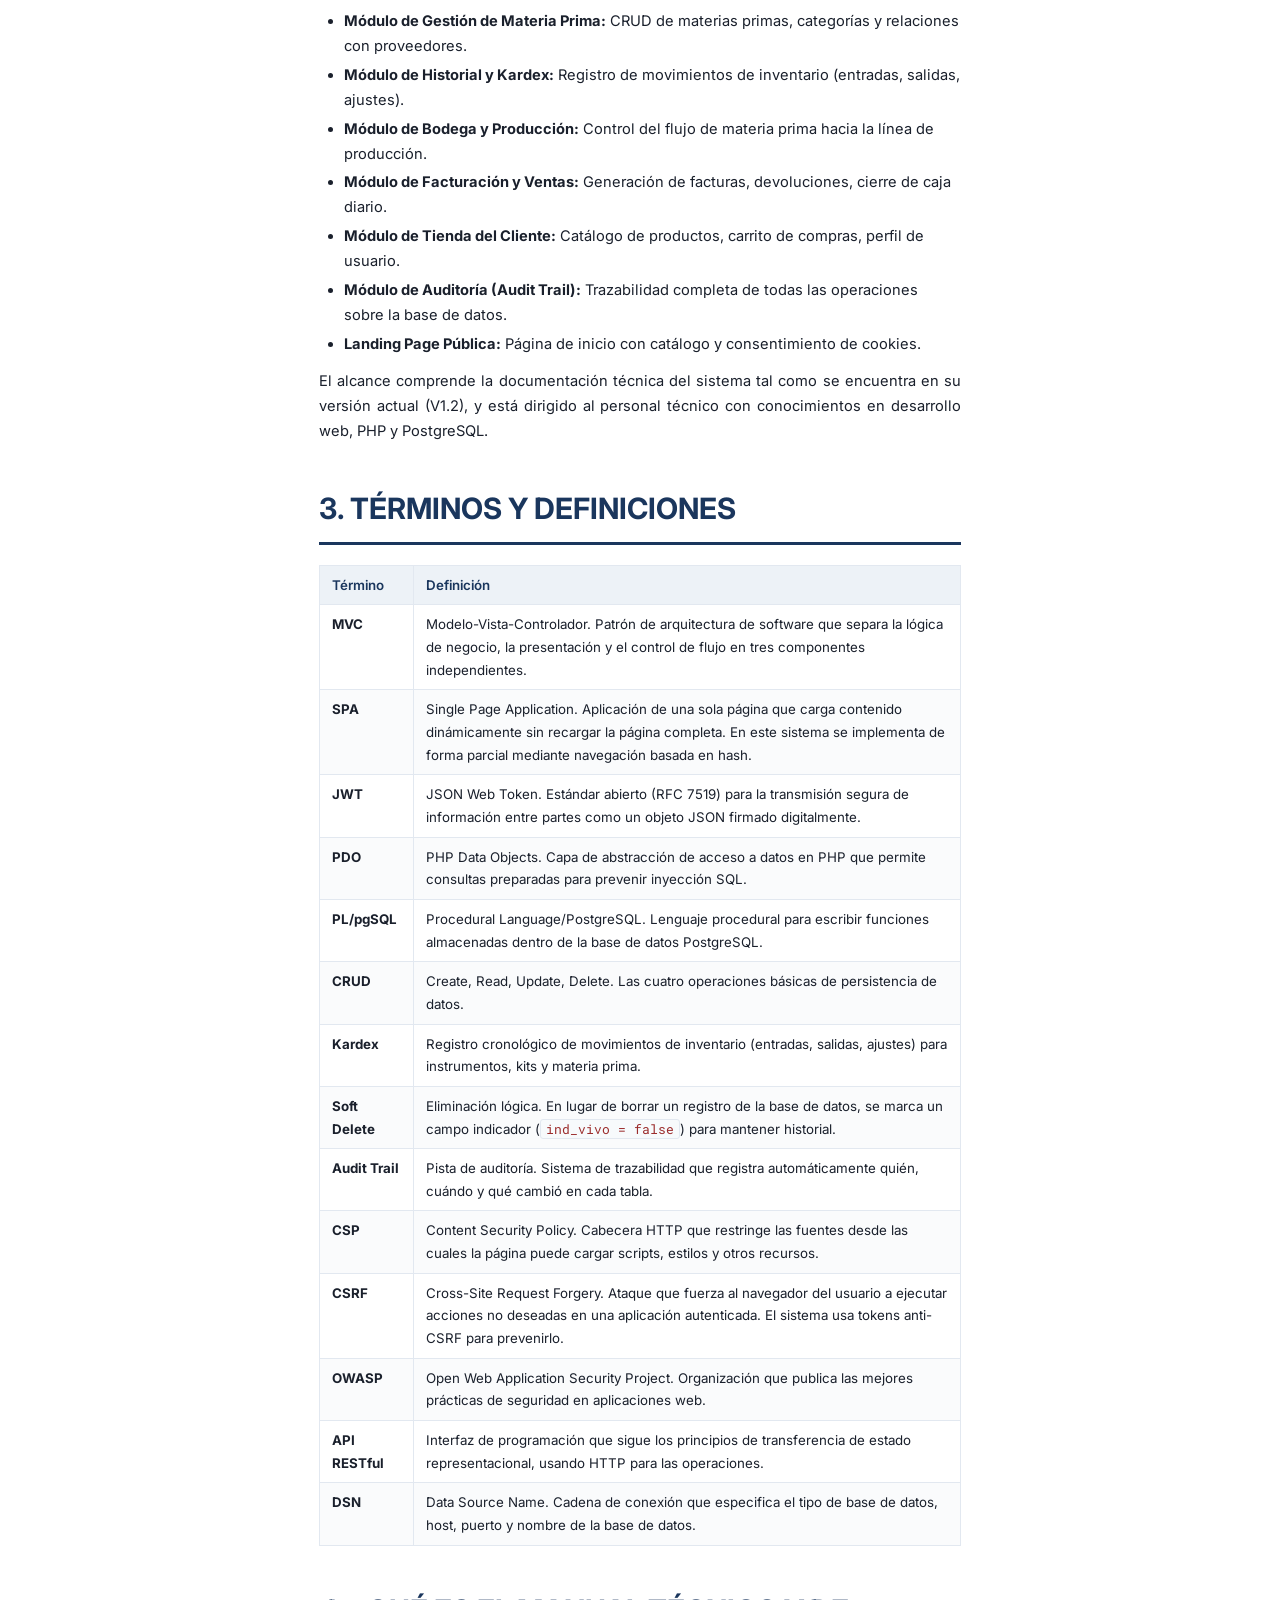
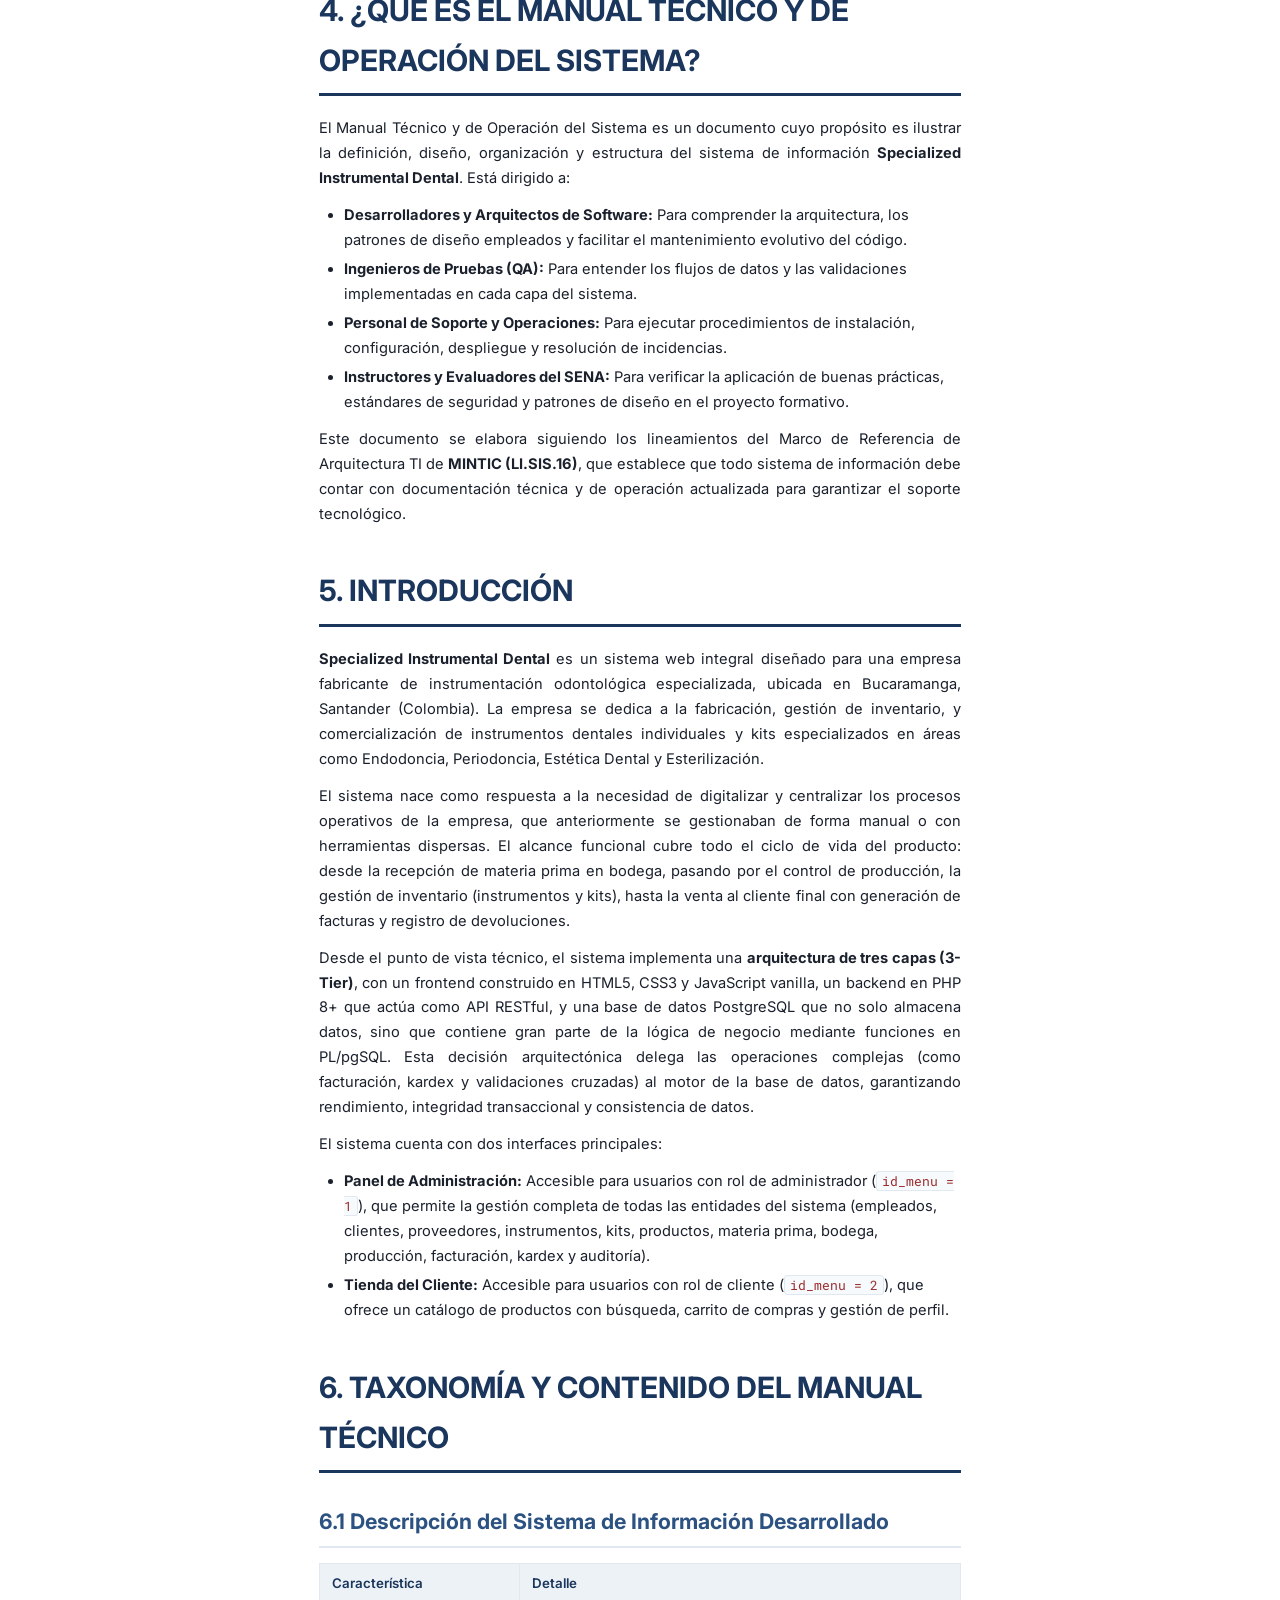
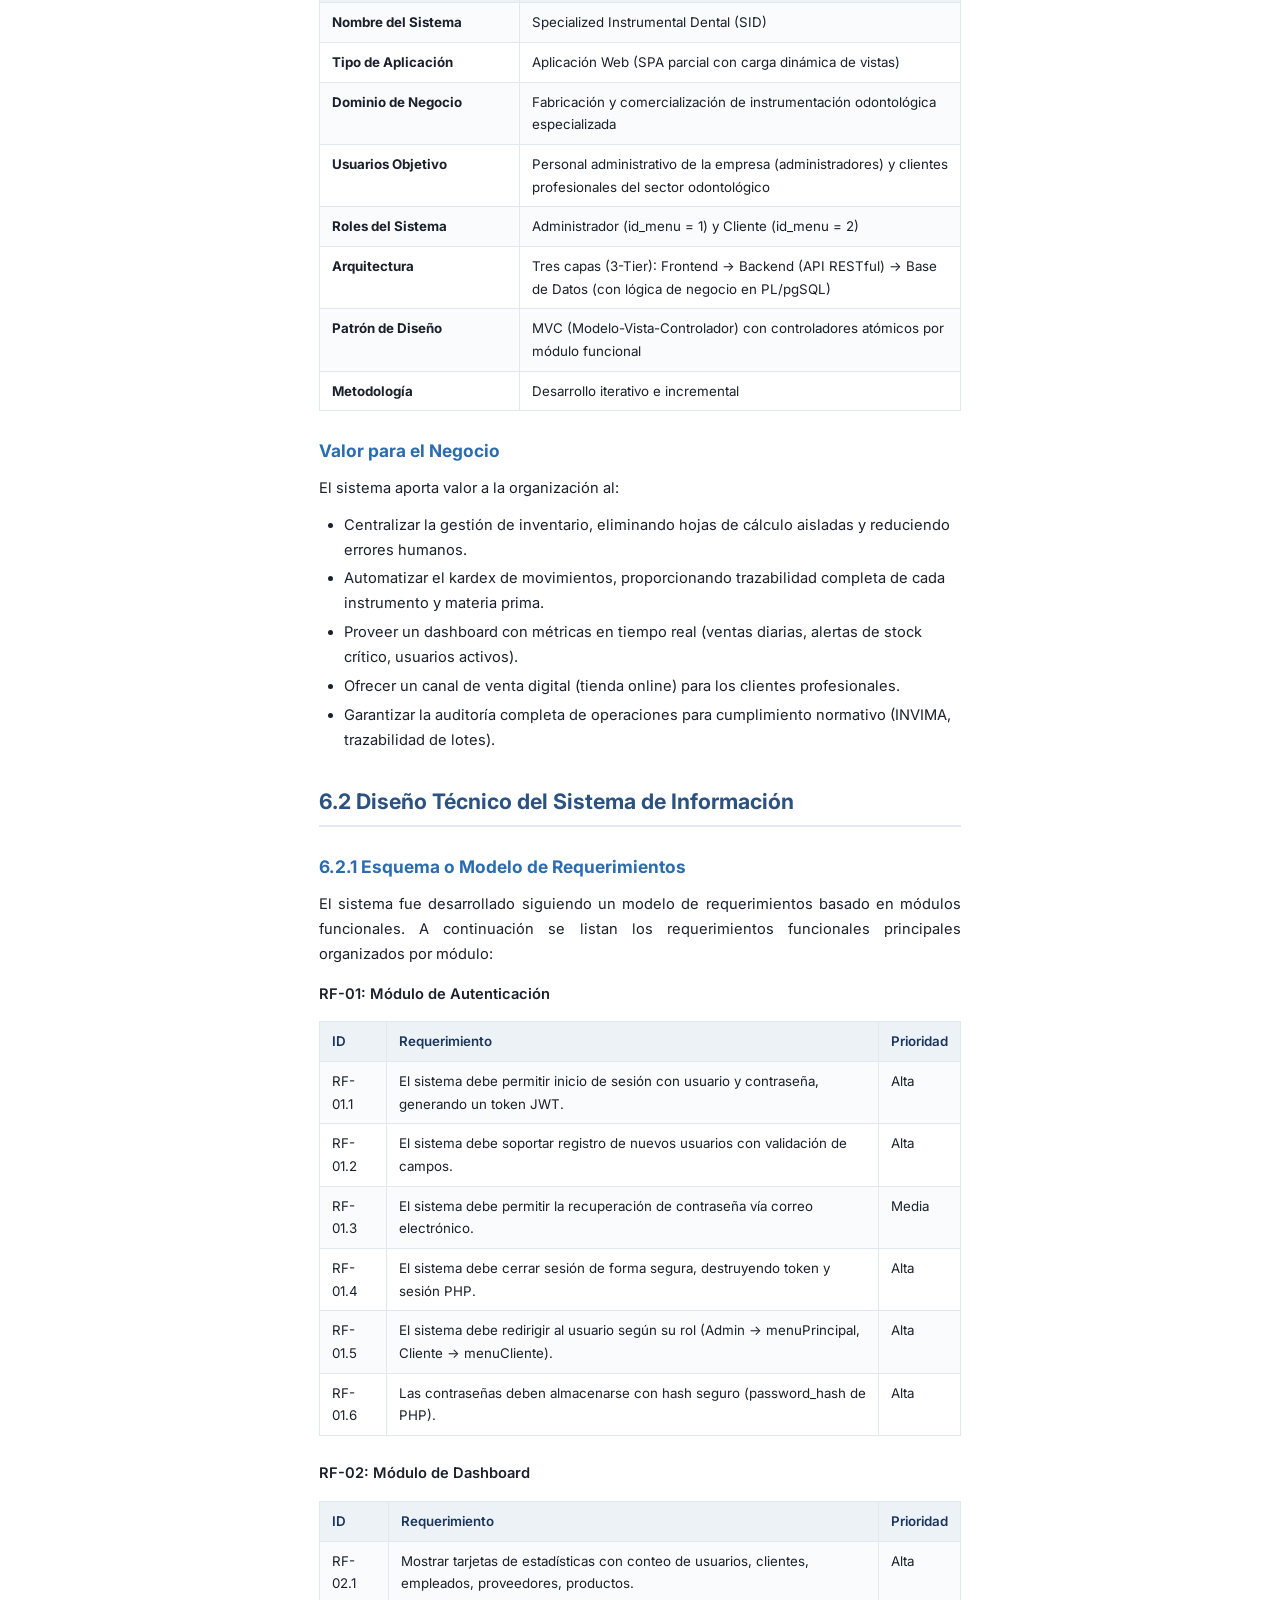
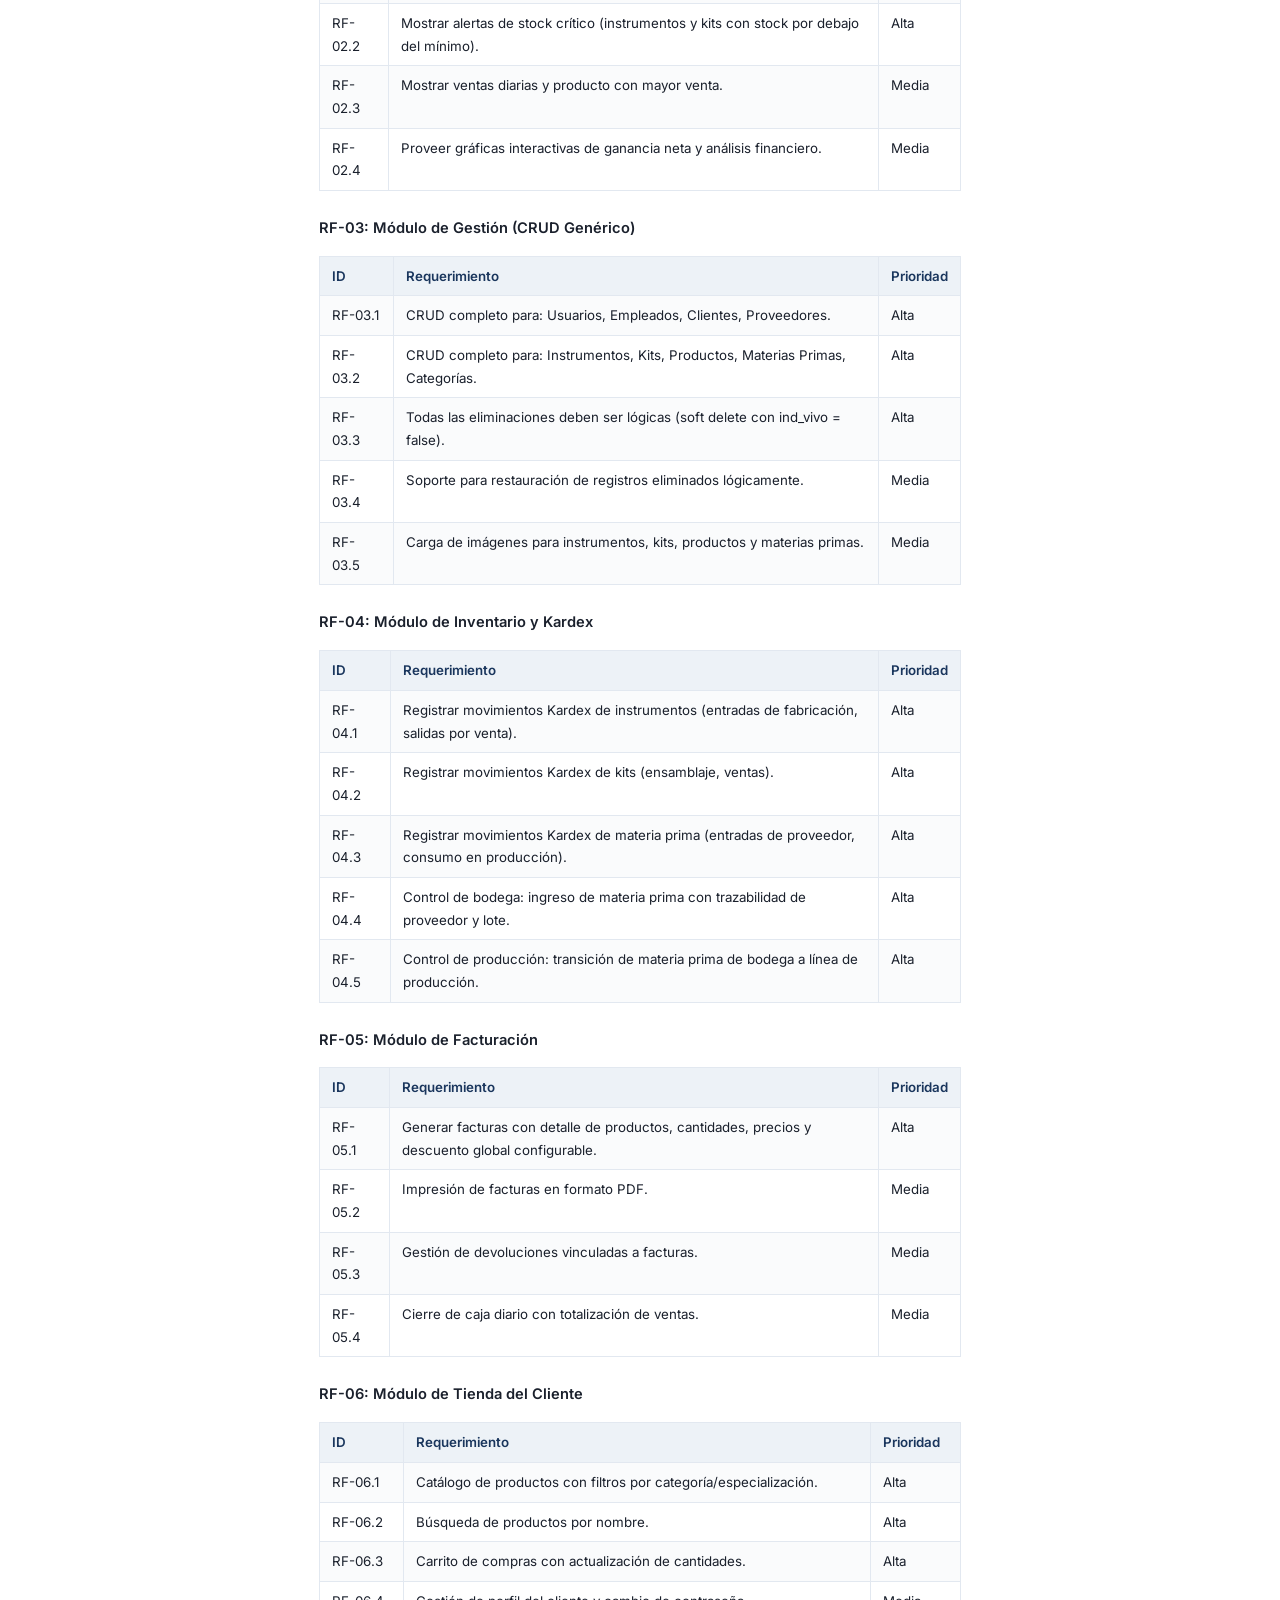
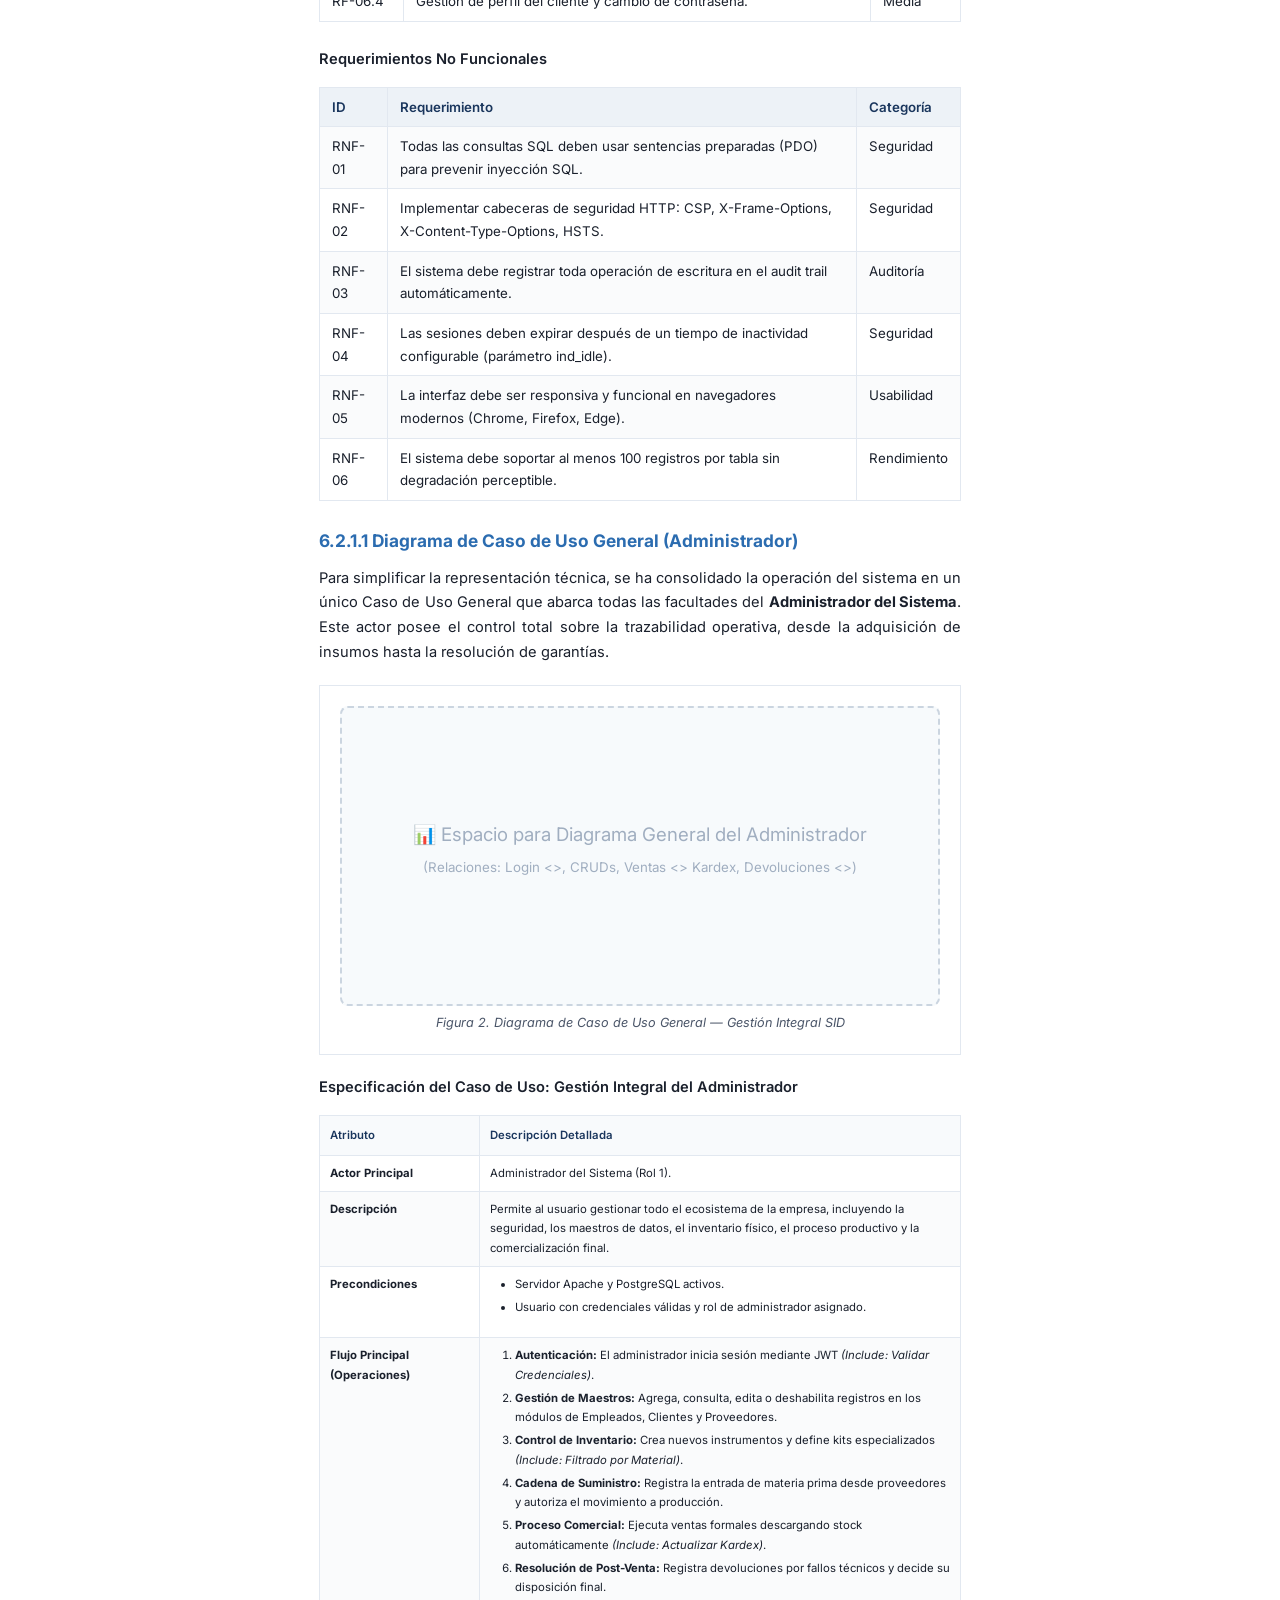
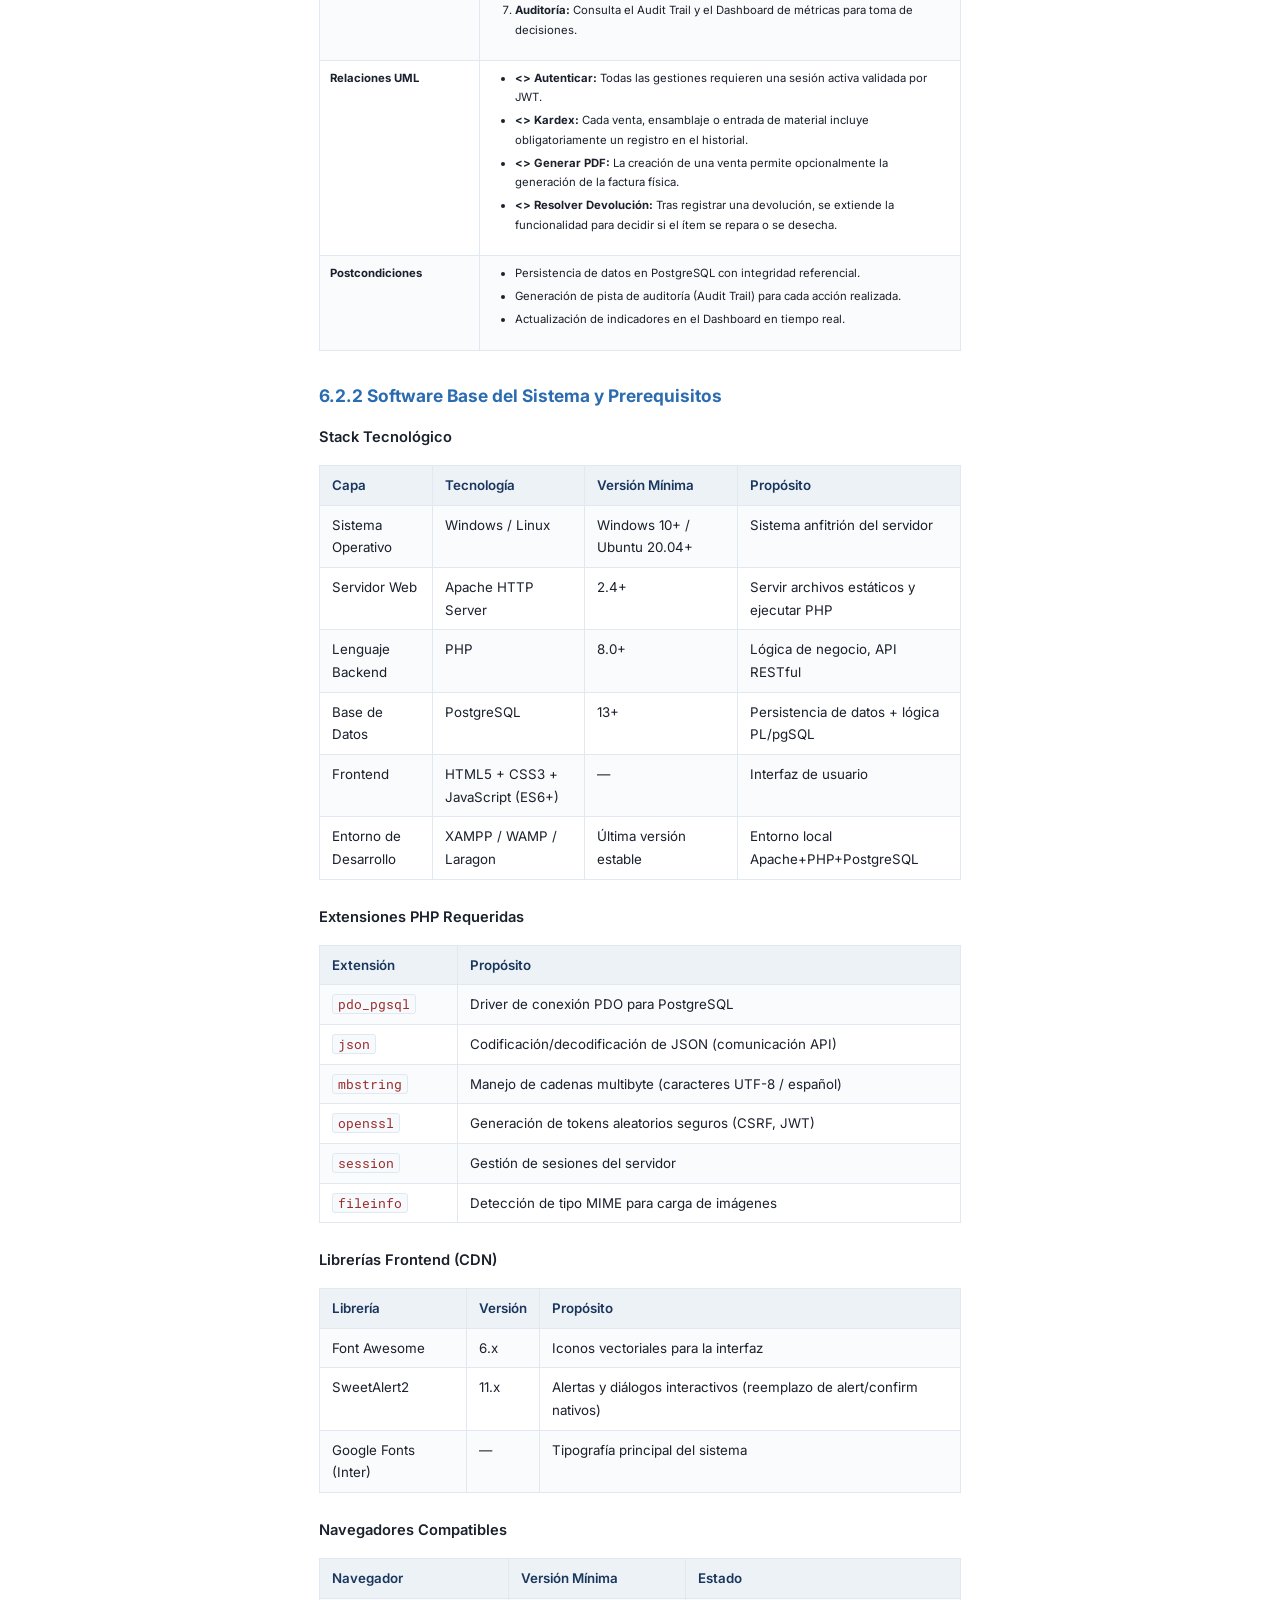
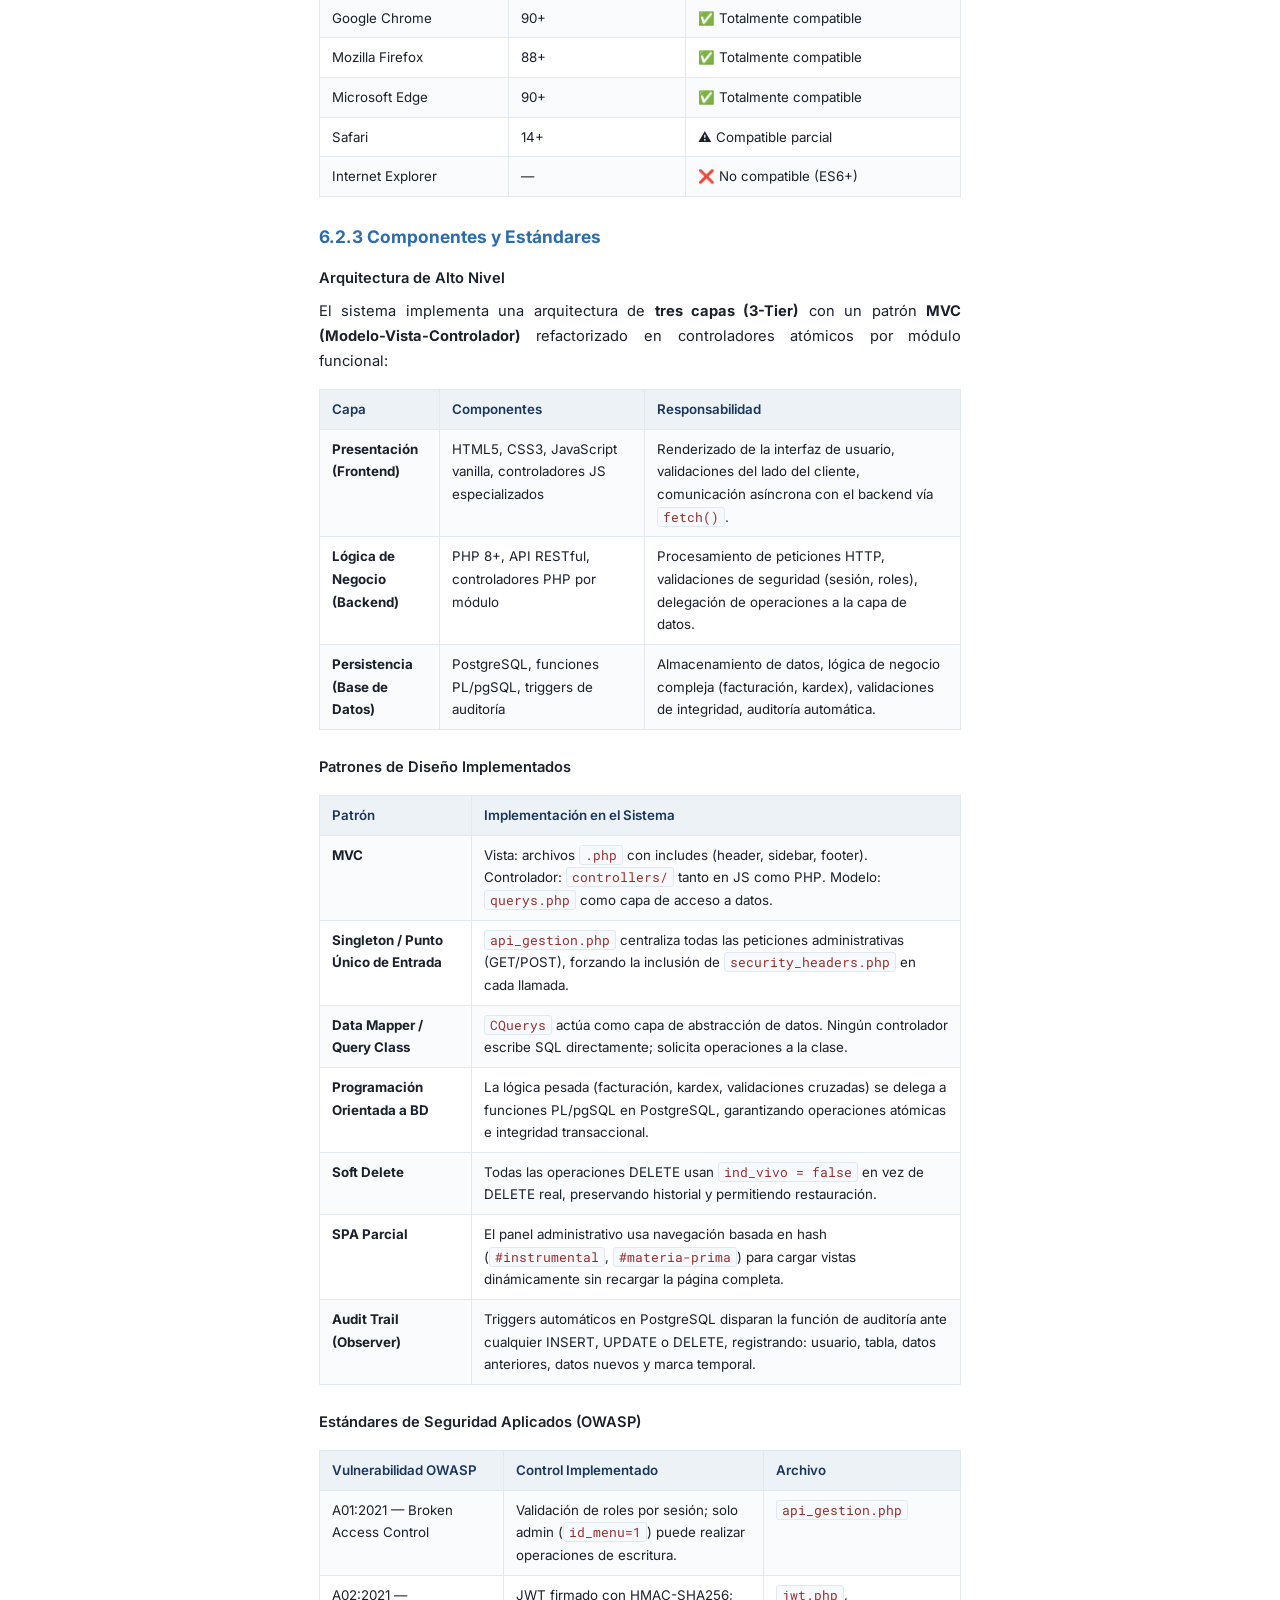
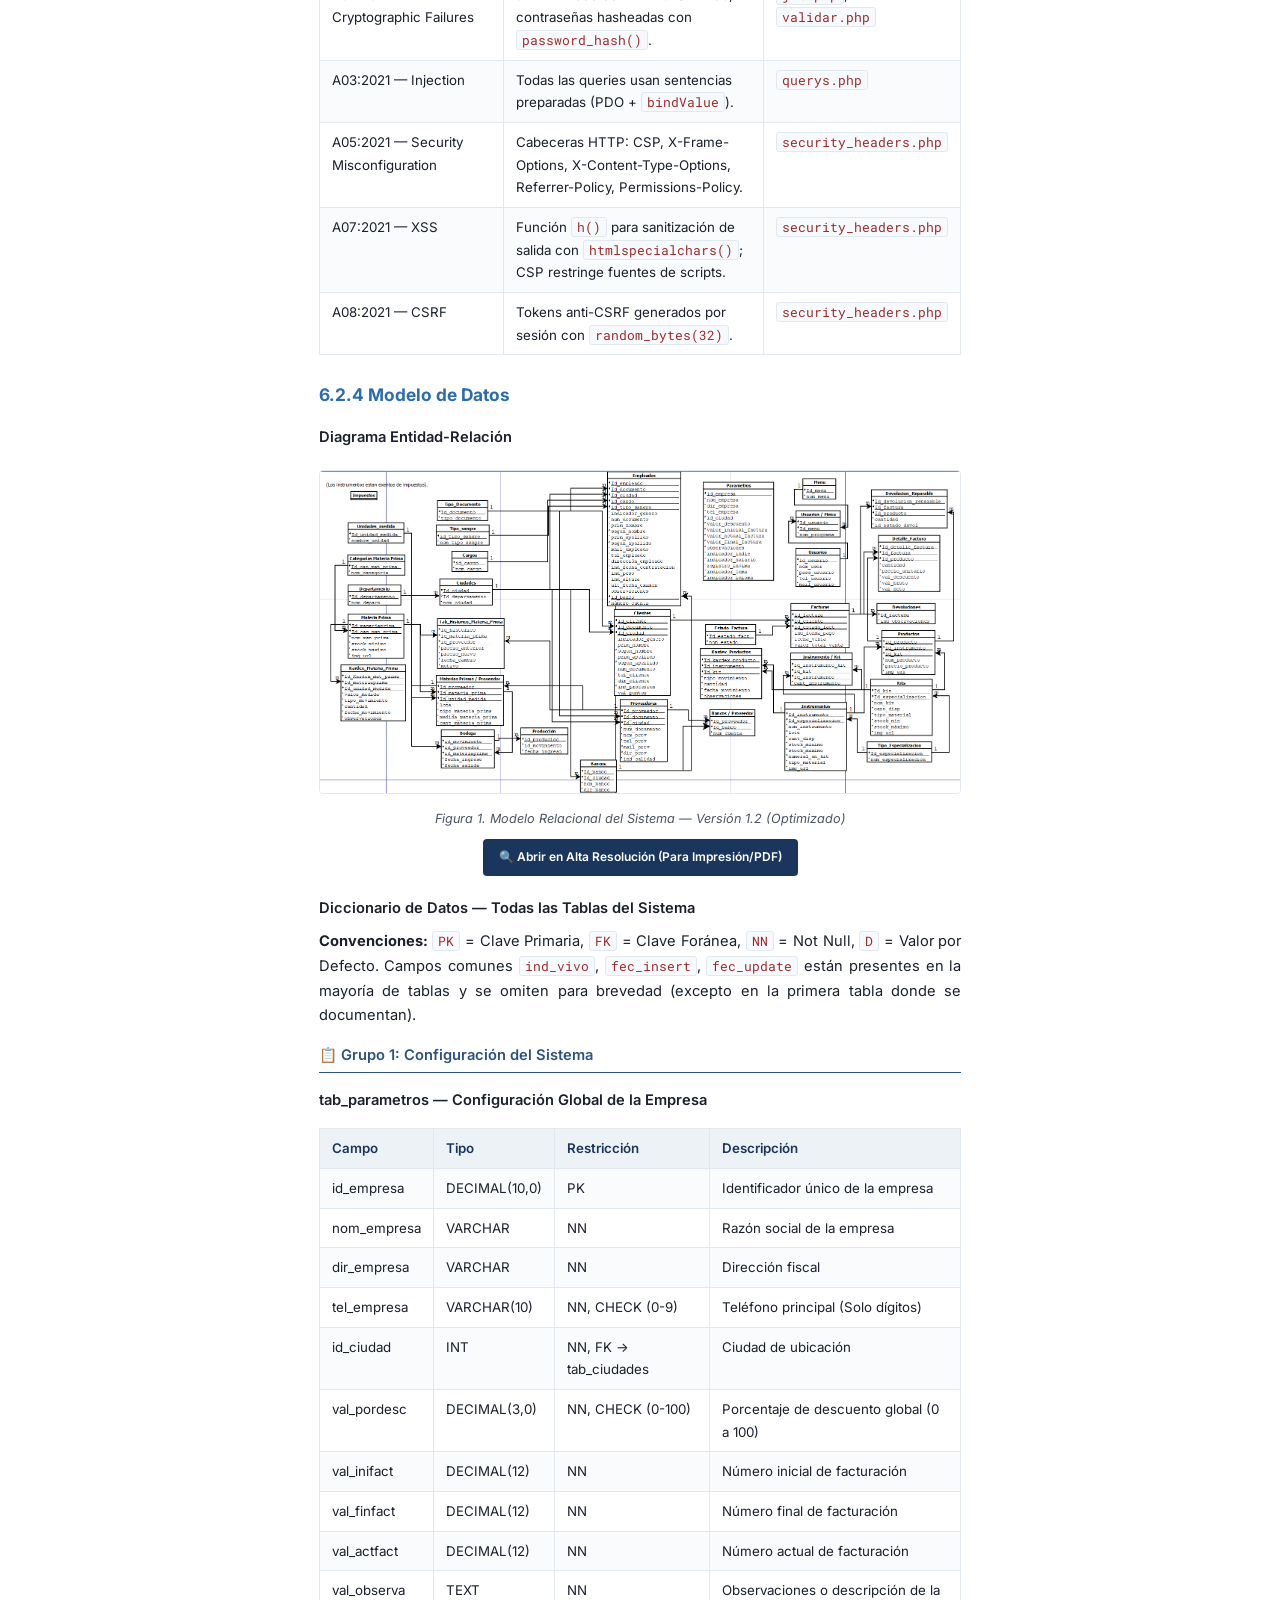
<file: documentacion/MANUALES/MANUAL_TECNICO.html>
<!DOCTYPE html>
<html lang="es">

<head>
    <meta charset="UTF-8">
    <meta name="viewport" content="width=device-width, initial-scale=1.0">
    <title>Manual Técnico y de Operación — Specialized Instrumental Dental</title>
    <style>
        /* ═══════════════════════════════════════════════════════════
           ESTILOS DEL MANUAL TÉCNICO
           Diseñado para visualización web y exportación a Word.
           Para exportar a Word: Abrir en navegador → Ctrl+A → Copiar → Pegar en Word
           ═══════════════════════════════════════════════════════════ */
        @import url('https://fonts.googleapis.com/css2?family=Inter:wght@300;400;500;600;700&family=Roboto+Mono:wght@400;500&display=swap');

        :root {
            --color-primary: #1a365d;
            --color-primary-light: #2c5282;
            --color-accent: #2b6cb0;
            --color-success: #276749;
            --color-warning: #975a16;
            --color-danger: #9b2c2c;
            --color-bg: #ffffff;
            --color-text: #1a202c;
            --color-text-secondary: #4a5568;
            --color-border: #e2e8f0;
            --color-table-header: #edf2f7;
            --color-code-bg: #f7fafc;
        }

        * {
            margin: 0;
            padding: 0;
            box-sizing: border-box;
        }

        body {
            font-family: 'Inter', 'Segoe UI', Tahoma, sans-serif;
            font-size: 11pt;
            line-height: 1.7;
            color: var(--color-text);
            background: var(--color-bg);
            max-width: 210mm;
            margin: 0 auto;
            padding: 25mm 20mm;
        }

        /* ── Portada ── */
        .cover-page {
            page-break-after: always;
            display: flex;
            flex-direction: column;
            align-items: center;
            justify-content: center;
            min-height: 80vh;
            text-align: center;
            border: 3px solid var(--color-primary);
            padding: 60px 40px;
            margin-bottom: 40px;
        }

        .cover-page .logo-placeholder {
            width: 120px;
            height: 120px;
            border-radius: 50%;
            background: linear-gradient(135deg, var(--color-primary), var(--color-accent));
            display: flex;
            align-items: center;
            justify-content: center;
            color: white;
            font-size: 36px;
            font-weight: 700;
            margin-bottom: 30px;
            letter-spacing: 2px;
        }

        .cover-page h1 {
            font-size: 28pt;
            color: var(--color-primary);
            margin-bottom: 10px;
            line-height: 1.2;
        }

        .cover-page .subtitle {
            font-size: 16pt;
            color: var(--color-primary-light);
            margin-bottom: 40px;
            font-weight: 500;
        }

        .cover-page .meta-info {
            font-size: 11pt;
            color: var(--color-text-secondary);
            line-height: 2;
        }

        .cover-page .meta-info strong {
            color: var(--color-text);
        }

        /* ── Encabezados ── */
        h1 {
            font-size: 22pt;
            color: var(--color-primary);
            border-bottom: 3px solid var(--color-primary);
            padding-bottom: 8px;
            margin: 40px 0 20px 0;
            page-break-after: avoid;
        }

        h2 {
            font-size: 16pt;
            color: var(--color-primary-light);
            border-bottom: 2px solid var(--color-border);
            padding-bottom: 6px;
            margin: 30px 0 15px 0;
            page-break-after: avoid;
        }

        h3 {
            font-size: 13pt;
            color: var(--color-accent);
            margin: 25px 0 10px 0;
            page-break-after: avoid;
        }

        h4 {
            font-size: 11pt;
            color: var(--color-text);
            margin: 15px 0 8px 0;
            font-weight: 600;
        }

        p {
            margin-bottom: 12px;
            text-align: justify;
        }

        /* ── Tabla de contenido ── */
        .toc {
            page-break-after: always;
        }

        .toc h1 {
            text-align: center;
            border-bottom: none;
        }

        .toc ul {
            list-style: none;
            padding: 0;
        }

        .toc>ul>li {
            border-bottom: 1px dotted var(--color-border);
            padding: 6px 0;
        }

        .toc>ul>li>a {
            font-weight: 600;
            font-size: 12pt;
        }

        .toc ul ul {
            padding-left: 25px;
        }

        .toc ul ul li {
            border-bottom: none;
            padding: 3px 0;
        }

        .toc ul ul ul {
            padding-left: 20px;
        }

        .toc a {
            text-decoration: none;
            color: var(--color-text);
        }

        .toc a:hover {
            color: var(--color-accent);
            text-decoration: underline;
        }

        /* ── Tablas ── */
        table {
            width: 100%;
            border-collapse: collapse;
            margin: 15px 0 25px 0;
            font-size: 10pt;
            page-break-inside: avoid;
        }

        th,
        td {
            border: 1px solid var(--color-border);
            padding: 8px 12px;
            text-align: left;
            vertical-align: top;
        }

        th {
            background: var(--color-table-header);
            font-weight: 600;
            color: var(--color-primary);
            white-space: nowrap;
        }

        tr:nth-child(even) {
            background: #fafbfc;
        }

        tr:hover {
            background: #edf2f7;
        }

        /* ── Código ── */
        code {
            font-family: 'Roboto Mono', 'Consolas', monospace;
            background: var(--color-code-bg);
            border: 1px solid var(--color-border);
            padding: 1px 5px;
            border-radius: 3px;
            font-size: 9.5pt;
            color: var(--color-danger);
        }

        pre {
            background: #1a202c;
            color: #e2e8f0;
            padding: 16px 20px;
            border-radius: 6px;
            overflow-x: auto;
            font-size: 9pt;
            line-height: 1.5;
            margin: 15px 0 25px 0;
            page-break-inside: avoid;
        }

        pre code {
            background: transparent;
            border: none;
            color: inherit;
            padding: 0;
        }

        /* ── Listas ── */
        ul,
        ol {
            padding-left: 25px;
            margin-bottom: 12px;
        }

        li {
            margin-bottom: 4px;
        }

        /* ── Alertas / Notas ── */
        .note,
        .warning,
        .important {
            padding: 14px 18px;
            border-radius: 6px;
            margin: 15px 0;
            border-left: 4px solid;
            page-break-inside: avoid;
        }

        .note {
            background: #ebf8ff;
            border-color: var(--color-accent);
            color: #2c5282;
        }

        .warning {
            background: #fffff0;
            border-color: #d69e2e;
            color: #975a16;
        }

        .important {
            background: #fff5f5;
            border-color: #e53e3e;
            color: #9b2c2c;
        }

        .note::before {
            content: "ℹ️ NOTA: ";
            font-weight: 700;
        }

        .warning::before {
            content: "⚠️ ADVERTENCIA: ";
            font-weight: 700;
        }

        .important::before {
            content: "🔴 IMPORTANTE: ";
            font-weight: 700;
        }

        /* ── Diagrama (imagen) ── */
        .diagram-container {
            text-align: center;
            margin: 20px 0;
            page-break-inside: avoid;
        }

        .diagram-container img {
            max-width: 100%;
            border: 1px solid var(--color-border);
            border-radius: 4px;
        }

        .diagram-container .caption {
            font-size: 9.5pt;
            color: var(--color-text-secondary);
            font-style: italic;
            margin-top: 6px;
        }

        /* ── Secciones ── */
        .section {
            margin-bottom: 30px;
        }

        .page-break {
            page-break-before: always;
        }

        /* ── Footer ── */
        .doc-footer {
            margin-top: 60px;
            padding-top: 20px;
            border-top: 2px solid var(--color-primary);
            text-align: center;
            font-size: 9pt;
            color: var(--color-text-secondary);
        }

        /* ── Control de versiones ── */
        .version-table td:first-child {
            font-weight: 600;
            white-space: nowrap;
        }

        /* ── Árbol de directorios ── */
        .dir-tree {
            background: var(--color-code-bg);
            border: 1px solid var(--color-border);
            padding: 16px 20px;
            border-radius: 6px;
            font-family: 'Roboto Mono', monospace;
            font-size: 9pt;
            line-height: 1.6;
            margin: 15px 0 25px 0;
            white-space: pre;
            overflow-x: auto;
        }

        /* ── Print ── */
        @media print {
            body {
                padding: 15mm;
                max-width: none;
            }

            .cover-page {
                min-height: 90vh;
            }

            pre {
                white-space: pre-wrap;
                word-wrap: break-word;
            }

            a {
                color: inherit !important;
                text-decoration: none !important;
            }
        }
    </style>
</head>

<body>

    <!-- ╔══════════════════════════════════════════════════════════════╗ -->
    <!-- ║                      PORTADA                                ║ -->
    <!-- ╚══════════════════════════════════════════════════════════════╝ -->
    <div class="cover-page">
        <div class="logo-placeholder">SID</div>
        <h1>MANUAL TÉCNICO Y DE OPERACIÓN DEL SISTEMA</h1>
        <div class="subtitle">Specialized Instrumental Dental</div>
        <p style="font-size: 12pt; color: #718096; margin-bottom: 40px;">
            Sistema de Gestión de Inventario, Producción y Ventas<br>
            de Instrumentación Odontológica Especializada
        </p>
        <div class="meta-info">
            <strong>Versión:</strong> 1.2<br>
            <strong>Fecha de Elaboración:</strong> Mayo 2026<br>
            <strong>Autores:</strong> Juan Barrios y Yulvin Santiago<br>
            <strong>Tipo de Documento:</strong> Manual Técnico<br>
            <strong>Programa:</strong> Análisis y Desarrollo de Software (ADSO)<br>
            <strong>Centro de Formación:</strong> SENA<br>
            <strong>Ubicación:</strong> Bucaramanga, Santander — Colombia
        </div>
    </div>

    <!-- ╔══════════════════════════════════════════════════════════════╗ -->
    <!-- ║                 CONTROL DE VERSIONES                        ║ -->
    <!-- ╚══════════════════════════════════════════════════════════════╝ -->
    <div class="section">
        <h2>Control de Versiones</h2>
        <table class="version-table">
            <thead>
                <tr>
                    <th>Versión</th>
                    <th>Fecha</th>
                    <th>Descripción del Cambio</th>
                    <th>Responsable</th>
                </tr>
            </thead>
            <tbody>
                <tr>
                    <td>1.0</td>
                    <td>2025-03-01</td>
                    <td>Creación inicial del manual técnico con estructura base</td>
                    <td>Juan Barrios y Yulvin Santiago</td>
                </tr>
                <tr>
                    <td>1.1</td>
                    <td>2026-05-06</td>
                    <td>Optimización del esquema relacional: Refactorización de restricciones CHECK de integridad y
                        normalización de documentos de identidad.</td>
                    <td>Juan Barrios y Yulvin Santiago</td>
                </tr>
                <tr>
                    <td>1.2</td>
                    <td>2026-05-07</td>
                    <td>Mejora en la trazabilidad de inventario: Implementación de llaves foráneas en Kardex y ajuste de
                        reglas de negocio para ensamblaje de kits.</td>
                    <td>Juan Barrios y Yulvin Santiago</td>
                </tr>
                <tr>
                    <td>1.3 (Planificado)</td>
                    <td>Q3 - 2026</td>
                    <td>Implementación de analítica predictiva de stock y optimización de experiencia de usuario (UX).</td>
                    <td>Juan Barrios y Yulvin Santiago</td>
                </tr>
            </tbody>
        </table>
    </div>

    <!-- ╔══════════════════════════════════════════════════════════════╗ -->
    <!-- ║                 TABLA DE CONTENIDO                           ║ -->
    <!-- ╚══════════════════════════════════════════════════════════════╝ -->
    <div class="toc">
        <h1>TABLA DE CONTENIDO</h1>
        <ul>
            <li><a href="#s1">1. OBJETIVO</a></li>
            <li><a href="#s2">2. ALCANCE</a></li>
            <li><a href="#s3">3. TÉRMINOS Y DEFINICIONES</a></li>
            <li><a href="#s4">4. ¿QUÉ ES EL MANUAL TÉCNICO Y DE OPERACIÓN DEL SISTEMA?</a></li>
            <li><a href="#s5">5. INTRODUCCIÓN</a></li>
            <li><a href="#s6">6. TAXONOMÍA Y CONTENIDO DEL MANUAL TÉCNICO</a>
                <ul>
                    <li><a href="#s6-1">6.1 Descripción del Sistema de Información Desarrollado</a></li>
                    <li><a href="#s6-2">6.2 Diseño Técnico del Sistema de Información</a>
                        <ul>
                            <li><a href="#s6-2-1">6.2.1 Esquema o Modelo de Requerimientos</a></li>
                            <li><a href="#s6-2-1b">6.2.1.1 Caso de Uso General (Administrador)</a></li>
                            <li><a href="#s6-2-2">6.2.2 Software Base del Sistema y Prerequisitos</a></li>
                            <li><a href="#s6-2-3">6.2.3 Componentes y Estándares</a></li>
                            <li><a href="#s6-2-4">6.2.4 Modelo de Datos</a></li>
                            <li><a href="#s6-2-5">6.2.5 Funcionalidad y Servicios Ofrecidos</a></li>
                            <li><a href="#s6-2-6">6.2.6 Mapeo de la Navegación y Gestión del Sistema</a></li>
                        </ul>
                    </li>
                    <li><a href="#s6-3">6.3 Despliegue y Configuración de Componentes</a>
                        <ul>
                            <li><a href="#s6-3-1">6.3.1 Organización de Componentes</a></li>
                            <li><a href="#s6-3-2">6.3.2 Instalación</a></li>
                            <li><a href="#s6-3-3">6.3.3 Configuración</a></li>
                            <li><a href="#s6-3-4">6.3.4 Despliegue</a></li>
                        </ul>
                    </li>
                    <li><a href="#s6-4">6.4 Resolución de Problemas</a>
                        <ul>
                            <li><a href="#s6-4-1">6.4.1 Errores Técnicos Más Comunes y su Solución</a></li>
                        </ul>
                    </li>
                    <li><a href="#anexo-a">Anexo A: Script de Instalación y Triggers (DDL/DML)</a></li>
                </ul>
            </li>
        </ul>
    </div>

    <!-- ╔══════════════════════════════════════════════════════════════╗ -->
    <!-- ║              1. OBJETIVO                                     ║ -->
    <!-- ╚══════════════════════════════════════════════════════════════╝ -->
    <div class="section page-break" id="s1">
        <h1>1. OBJETIVO</h1>
        <p>
            El presente manual tiene como objetivo documentar de manera integral la arquitectura técnica, el diseño,
            la funcionalidad, la configuración y los procedimientos de despliegue del sistema de información
            <strong>"Specialized Instrumental Dental"</strong>, proporcionando al equipo de desarrollo, mantenimiento
            y soporte una referencia completa que facilite la comprensión, el mantenimiento evolutivo y la
            transferencia de conocimiento del sistema.
        </p>
        <p>
            Este documento sirve como guía para:
        </p>
        <ul>
            <li>Comprender la arquitectura de tres capas (Frontend, Backend, Base de Datos) implementada.</li>
            <li>Identificar los componentes del sistema y sus interacciones.</li>
            <li>Facilitar la instalación y configuración del sistema en nuevos ambientes.</li>
            <li>Documentar los patrones de diseño y estándares de seguridad aplicados.</li>
            <li>Proveer una guía de resolución de problemas técnicos comunes.</li>
        </ul>
    </div>

    <!-- ╔══════════════════════════════════════════════════════════════╗ -->
    <!-- ║              2. ALCANCE                                      ║ -->
    <!-- ╚══════════════════════════════════════════════════════════════╝ -->
    <div class="section" id="s2">
        <h1>2. ALCANCE</h1>
        <p>
            Este manual abarca la totalidad de los módulos que componen el sistema <strong>Specialized Instrumental
                Dental</strong>,
            incluyendo:
        </p>
        <ul>
            <li><strong>Módulo de Autenticación y Seguridad:</strong> Login con JWT, gestión de sesiones, cabeceras de
                seguridad HTTP.</li>
            <li><strong>Módulo de Dashboard Administrativo:</strong> Panel de estadísticas, alertas de stock, métricas
                de eficiencia.</li>
            <li><strong>Módulo de Gestión de Instrumental:</strong> CRUD de instrumentos individuales y kits (conjuntos
                de instrumentos).</li>
            <li><strong>Módulo de Gestión de Materia Prima:</strong> CRUD de materias primas, categorías y relaciones
                con proveedores.</li>
            <li><strong>Módulo de Historial y Kardex:</strong> Registro de movimientos de inventario (entradas, salidas,
                ajustes).</li>
            <li><strong>Módulo de Bodega y Producción:</strong> Control del flujo de materia prima hacia la línea de
                producción.</li>
            <li><strong>Módulo de Facturación y Ventas:</strong> Generación de facturas, devoluciones, cierre de caja
                diario.</li>
            <li><strong>Módulo de Tienda del Cliente:</strong> Catálogo de productos, carrito de compras, perfil de
                usuario.</li>
            <li><strong>Módulo de Auditoría (Audit Trail):</strong> Trazabilidad completa de todas las operaciones sobre
                la base de datos.</li>
            <li><strong>Landing Page Pública:</strong> Página de inicio con catálogo y consentimiento de cookies.</li>
        </ul>
        <p>
            El alcance comprende la documentación técnica del sistema tal como se encuentra en su versión actual (V1.2),
            y está dirigido al personal técnico con conocimientos en desarrollo web, PHP y PostgreSQL.
        </p>
    </div>

    <!-- ╔══════════════════════════════════════════════════════════════╗ -->
    <!-- ║              3. TÉRMINOS Y DEFINICIONES                      ║ -->
    <!-- ╚══════════════════════════════════════════════════════════════╝ -->
    <div class="section" id="s3">
        <h1>3. TÉRMINOS Y DEFINICIONES</h1>
        <table>
            <thead>
                <tr>
                    <th>Término</th>
                    <th>Definición</th>
                </tr>
            </thead>
            <tbody>
                <tr>
                    <td><strong>MVC</strong></td>
                    <td>Modelo-Vista-Controlador. Patrón de arquitectura de software que separa la lógica de negocio, la
                        presentación y el control de flujo en tres componentes independientes.</td>
                </tr>
                <tr>
                    <td><strong>SPA</strong></td>
                    <td>Single Page Application. Aplicación de una sola página que carga contenido dinámicamente sin
                        recargar la página completa. En este sistema se implementa de forma parcial mediante navegación
                        basada en hash.</td>
                </tr>
                <tr>
                    <td><strong>JWT</strong></td>
                    <td>JSON Web Token. Estándar abierto (RFC 7519) para la transmisión segura de información entre
                        partes como un objeto JSON firmado digitalmente.</td>
                </tr>
                <tr>
                    <td><strong>PDO</strong></td>
                    <td>PHP Data Objects. Capa de abstracción de acceso a datos en PHP que permite consultas preparadas
                        para prevenir inyección SQL.</td>
                </tr>
                <tr>
                    <td><strong>PL/pgSQL</strong></td>
                    <td>Procedural Language/PostgreSQL. Lenguaje procedural para escribir funciones almacenadas dentro
                        de la base de datos PostgreSQL.</td>
                </tr>
                <tr>
                    <td><strong>CRUD</strong></td>
                    <td>Create, Read, Update, Delete. Las cuatro operaciones básicas de persistencia de datos.</td>
                </tr>
                <tr>
                    <td><strong>Kardex</strong></td>
                    <td>Registro cronológico de movimientos de inventario (entradas, salidas, ajustes) para
                        instrumentos, kits y materia prima.</td>
                </tr>
                <tr>
                    <td><strong>Soft Delete</strong></td>
                    <td>Eliminación lógica. En lugar de borrar un registro de la base de datos, se marca un campo
                        indicador (<code>ind_vivo = false</code>) para mantener historial.</td>
                </tr>
                <tr>
                    <td><strong>Audit Trail</strong></td>
                    <td>Pista de auditoría. Sistema de trazabilidad que registra automáticamente quién, cuándo y qué
                        cambió en cada tabla.</td>
                </tr>
                <tr>
                    <td><strong>CSP</strong></td>
                    <td>Content Security Policy. Cabecera HTTP que restringe las fuentes desde las cuales la página
                        puede cargar scripts, estilos y otros recursos.</td>
                </tr>
                <tr>
                    <td><strong>CSRF</strong></td>
                    <td>Cross-Site Request Forgery. Ataque que fuerza al navegador del usuario a ejecutar acciones no
                        deseadas en una aplicación autenticada. El sistema usa tokens anti-CSRF para prevenirlo.</td>
                </tr>
                <tr>
                    <td><strong>OWASP</strong></td>
                    <td>Open Web Application Security Project. Organización que publica las mejores prácticas de
                        seguridad en aplicaciones web.</td>
                </tr>
                <tr>
                    <td><strong>API RESTful</strong></td>
                    <td>Interfaz de programación que sigue los principios de transferencia de estado representacional,
                        usando HTTP para las operaciones.</td>
                </tr>
                <tr>
                    <td><strong>DSN</strong></td>
                    <td>Data Source Name. Cadena de conexión que especifica el tipo de base de datos, host, puerto y
                        nombre de la base de datos.</td>
                </tr>
            </tbody>
        </table>
    </div>

    <!-- ╔══════════════════════════════════════════════════════════════╗ -->
    <!-- ║              4. ¿QUÉ ES EL MANUAL TÉCNICO?                   ║ -->
    <!-- ╚══════════════════════════════════════════════════════════════╝ -->
    <div class="section" id="s4">
        <h1>4. ¿QUÉ ES EL MANUAL TÉCNICO Y DE OPERACIÓN DEL SISTEMA?</h1>
        <p>
            El Manual Técnico y de Operación del Sistema es un documento cuyo propósito es ilustrar la definición,
            diseño, organización y estructura del sistema de información <strong>Specialized Instrumental
                Dental</strong>.
            Está dirigido a:
        </p>
        <ul>
            <li><strong>Desarrolladores y Arquitectos de Software:</strong> Para comprender la arquitectura, los
                patrones de diseño empleados y facilitar el mantenimiento evolutivo del código.</li>
            <li><strong>Ingenieros de Pruebas (QA):</strong> Para entender los flujos de datos y las validaciones
                implementadas en cada capa del sistema.</li>
            <li><strong>Personal de Soporte y Operaciones:</strong> Para ejecutar procedimientos de instalación,
                configuración, despliegue y resolución de incidencias.</li>
            <li><strong>Instructores y Evaluadores del SENA:</strong> Para verificar la aplicación de buenas prácticas,
                estándares de seguridad y patrones de diseño en el proyecto formativo.</li>
        </ul>
        <p>
            Este documento se elabora siguiendo los lineamientos del Marco de Referencia de Arquitectura TI de
            <strong>MINTIC (LI.SIS.16)</strong>, que establece que todo sistema de información debe contar con
            documentación técnica y de operación actualizada para garantizar el soporte tecnológico.
        </p>
    </div>

    <!-- ╔══════════════════════════════════════════════════════════════╗ -->
    <!-- ║              5. INTRODUCCIÓN                                 ║ -->
    <!-- ╚══════════════════════════════════════════════════════════════╝ -->
    <div class="section page-break" id="s5">
        <h1>5. INTRODUCCIÓN</h1>
        <p>
            <strong>Specialized Instrumental Dental</strong> es un sistema web integral diseñado para una empresa
            fabricante de instrumentación odontológica especializada, ubicada en Bucaramanga, Santander (Colombia).
            La empresa se dedica a la fabricación, gestión de inventario, y comercialización de instrumentos dentales
            individuales y kits especializados en áreas como Endodoncia, Periodoncia, Estética Dental y Esterilización.
        </p>
        <p>
            El sistema nace como respuesta a la necesidad de digitalizar y centralizar los procesos operativos de la
            empresa,
            que anteriormente se gestionaban de forma manual o con herramientas dispersas. El alcance funcional cubre
            todo
            el ciclo de vida del producto: desde la recepción de materia prima en bodega, pasando por el control de
            producción, la gestión de inventario (instrumentos y kits), hasta la venta al cliente final con generación
            de facturas y registro de devoluciones.
        </p>
        <p>
            Desde el punto de vista técnico, el sistema implementa una <strong>arquitectura de tres capas
                (3-Tier)</strong>,
            con un frontend construido en HTML5, CSS3 y JavaScript vanilla, un backend en PHP 8+ que actúa como API
            RESTful,
            y una base de datos PostgreSQL que no solo almacena datos, sino que contiene gran parte de la lógica de
            negocio
            mediante funciones en PL/pgSQL. Esta decisión arquitectónica delega las operaciones complejas (como
            facturación,
            kardex y validaciones cruzadas) al motor de la base de datos, garantizando rendimiento, integridad
            transaccional
            y consistencia de datos.
        </p>
        <p>
            El sistema cuenta con dos interfaces principales:
        </p>
        <ul>
            <li><strong>Panel de Administración:</strong> Accesible para usuarios con rol de administrador
                (<code>id_menu = 1</code>),
                que permite la gestión completa de todas las entidades del sistema (empleados, clientes, proveedores,
                instrumentos, kits, productos, materia prima, bodega, producción, facturación, kardex y auditoría).</li>
            <li><strong>Tienda del Cliente:</strong> Accesible para usuarios con rol de cliente
                (<code>id_menu = 2</code>),
                que ofrece un catálogo de productos con búsqueda, carrito de compras y gestión de perfil.</li>
        </ul>
    </div>

    <!-- ╔══════════════════════════════════════════════════════════════╗ -->
    <!-- ║              6. TAXONOMÍA Y CONTENIDO                        ║ -->
    <!-- ╚══════════════════════════════════════════════════════════════╝ -->

    <!-- ─── 6.1 DESCRIPCIÓN DEL SISTEMA ─── -->
    <div class="section page-break" id="s6">
        <h1>6. TAXONOMÍA Y CONTENIDO DEL MANUAL TÉCNICO</h1>

        <div id="s6-1">
            <h2>6.1 Descripción del Sistema de Información Desarrollado</h2>
            <table>
                <tr>
                    <th style="width:200px;">Característica</th>
                    <th>Detalle</th>
                </tr>
                <tr>
                    <td><strong>Nombre del Sistema</strong></td>
                    <td>Specialized Instrumental Dental (SID)</td>
                </tr>
                <tr>
                    <td><strong>Tipo de Aplicación</strong></td>
                    <td>Aplicación Web (SPA parcial con carga dinámica de vistas)</td>
                </tr>
                <tr>
                    <td><strong>Dominio de Negocio</strong></td>
                    <td>Fabricación y comercialización de instrumentación odontológica especializada</td>
                </tr>
                <tr>
                    <td><strong>Usuarios Objetivo</strong></td>
                    <td>Personal administrativo de la empresa (administradores) y clientes profesionales del sector
                        odontológico</td>
                </tr>
                <tr>
                    <td><strong>Roles del Sistema</strong></td>
                    <td>Administrador (id_menu = 1) y Cliente (id_menu = 2)</td>
                </tr>
                <tr>
                    <td><strong>Arquitectura</strong></td>
                    <td>Tres capas (3-Tier): Frontend → Backend (API RESTful) → Base de Datos (con lógica de negocio en
                        PL/pgSQL)</td>
                </tr>
                <tr>
                    <td><strong>Patrón de Diseño</strong></td>
                    <td>MVC (Modelo-Vista-Controlador) con controladores atómicos por módulo funcional</td>
                </tr>
                <tr>
                    <td><strong>Metodología</strong></td>
                    <td>Desarrollo iterativo e incremental</td>
                </tr>
                </tbody>
            </table>

            <h3>Valor para el Negocio</h3>
            <p>El sistema aporta valor a la organización al:</p>
            <ul>
                <li>Centralizar la gestión de inventario, eliminando hojas de cálculo aisladas y reduciendo errores
                    humanos.</li>
                <li>Automatizar el kardex de movimientos, proporcionando trazabilidad completa de cada instrumento y
                    materia prima.</li>
                <li>Proveer un dashboard con métricas en tiempo real (ventas diarias, alertas de stock crítico, usuarios
                    activos).</li>
                <li>Ofrecer un canal de venta digital (tienda online) para los clientes profesionales.</li>
                <li>Garantizar la auditoría completa de operaciones para cumplimiento normativo (INVIMA, trazabilidad de
                    lotes).</li>
            </ul>
        </div>
    </div>

    <!-- ─── 6.2 DISEÑO TÉCNICO ─── -->
    <div class="section page-break" id="s6-2">
        <h2>6.2 Diseño Técnico del Sistema de Información</h2>

        <!-- 6.2.1 Requerimientos -->
        <div id="s6-2-1">
            <h3>6.2.1 Esquema o Modelo de Requerimientos</h3>
            <p>
                El sistema fue desarrollado siguiendo un modelo de requerimientos basado en módulos funcionales.
                A continuación se listan los requerimientos funcionales principales organizados por módulo:
            </p>

            <h4>RF-01: Módulo de Autenticación</h4>
            <table>
                <tr>
                    <th>ID</th>
                    <th>Requerimiento</th>
                    <th>Prioridad</th>
                </tr>
                <tr>
                    <td>RF-01.1</td>
                    <td>El sistema debe permitir inicio de sesión con usuario y contraseña, generando un token JWT.</td>
                    <td>Alta</td>
                </tr>
                <tr>
                    <td>RF-01.2</td>
                    <td>El sistema debe soportar registro de nuevos usuarios con validación de campos.</td>
                    <td>Alta</td>
                </tr>
                <tr>
                    <td>RF-01.3</td>
                    <td>El sistema debe permitir la recuperación de contraseña vía correo electrónico.</td>
                    <td>Media</td>
                </tr>
                <tr>
                    <td>RF-01.4</td>
                    <td>El sistema debe cerrar sesión de forma segura, destruyendo token y sesión PHP.</td>
                    <td>Alta</td>
                </tr>
                <tr>
                    <td>RF-01.5</td>
                    <td>El sistema debe redirigir al usuario según su rol (Admin → menuPrincipal, Cliente →
                        menuCliente).</td>
                    <td>Alta</td>
                </tr>
                <tr>
                    <td>RF-01.6</td>
                    <td>Las contraseñas deben almacenarse con hash seguro (password_hash de PHP).</td>
                    <td>Alta</td>
                </tr>
            </table>

            <h4>RF-02: Módulo de Dashboard</h4>
            <table>
                <tr>
                    <th>ID</th>
                    <th>Requerimiento</th>
                    <th>Prioridad</th>
                </tr>
                <tr>
                    <td>RF-02.1</td>
                    <td>Mostrar tarjetas de estadísticas con conteo de usuarios, clientes, empleados, proveedores,
                        productos.</td>
                    <td>Alta</td>
                </tr>
                <tr>
                    <td>RF-02.2</td>
                    <td>Mostrar alertas de stock crítico (instrumentos y kits con stock por debajo del mínimo).</td>
                    <td>Alta</td>
                </tr>
                <tr>
                    <td>RF-02.3</td>
                    <td>Mostrar ventas diarias y producto con mayor venta.</td>
                    <td>Media</td>
                </tr>
                <tr>
                    <td>RF-02.4</td>
                    <td>Proveer gráficas interactivas de ganancia neta y análisis financiero.</td>
                    <td>Media</td>
                </tr>
            </table>

            <h4>RF-03: Módulo de Gestión (CRUD Genérico)</h4>
            <table>
                <tr>
                    <th>ID</th>
                    <th>Requerimiento</th>
                    <th>Prioridad</th>
                </tr>
                <tr>
                    <td>RF-03.1</td>
                    <td>CRUD completo para: Usuarios, Empleados, Clientes, Proveedores.</td>
                    <td>Alta</td>
                </tr>
                <tr>
                    <td>RF-03.2</td>
                    <td>CRUD completo para: Instrumentos, Kits, Productos, Materias Primas, Categorías.</td>
                    <td>Alta</td>
                </tr>
                <tr>
                    <td>RF-03.3</td>
                    <td>Todas las eliminaciones deben ser lógicas (soft delete con ind_vivo = false).</td>
                    <td>Alta</td>
                </tr>
                <tr>
                    <td>RF-03.4</td>
                    <td>Soporte para restauración de registros eliminados lógicamente.</td>
                    <td>Media</td>
                </tr>
                <tr>
                    <td>RF-03.5</td>
                    <td>Carga de imágenes para instrumentos, kits, productos y materias primas.</td>
                    <td>Media</td>
                </tr>
            </table>

            <h4>RF-04: Módulo de Inventario y Kardex</h4>
            <table>
                <tr>
                    <th>ID</th>
                    <th>Requerimiento</th>
                    <th>Prioridad</th>
                </tr>
                <tr>
                    <td>RF-04.1</td>
                    <td>Registrar movimientos Kardex de instrumentos (entradas de fabricación, salidas por venta).</td>
                    <td>Alta</td>
                </tr>
                <tr>
                    <td>RF-04.2</td>
                    <td>Registrar movimientos Kardex de kits (ensamblaje, ventas).</td>
                    <td>Alta</td>
                </tr>
                <tr>
                    <td>RF-04.3</td>
                    <td>Registrar movimientos Kardex de materia prima (entradas de proveedor, consumo en producción).
                    </td>
                    <td>Alta</td>
                </tr>
                <tr>
                    <td>RF-04.4</td>
                    <td>Control de bodega: ingreso de materia prima con trazabilidad de proveedor y lote.</td>
                    <td>Alta</td>
                </tr>
                <tr>
                    <td>RF-04.5</td>
                    <td>Control de producción: transición de materia prima de bodega a línea de producción.</td>
                    <td>Alta</td>
                </tr>
            </table>

            <h4>RF-05: Módulo de Facturación</h4>
            <table>
                <tr>
                    <th>ID</th>
                    <th>Requerimiento</th>
                    <th>Prioridad</th>
                </tr>
                <tr>
                    <td>RF-05.1</td>
                    <td>Generar facturas con detalle de productos, cantidades, precios y descuento global configurable.
                    </td>
                    <td>Alta</td>
                </tr>
                <tr>
                    <td>RF-05.2</td>
                    <td>Impresión de facturas en formato PDF.</td>
                    <td>Media</td>
                </tr>
                <tr>
                    <td>RF-05.3</td>
                    <td>Gestión de devoluciones vinculadas a facturas.</td>
                    <td>Media</td>
                </tr>
                <tr>
                    <td>RF-05.4</td>
                    <td>Cierre de caja diario con totalización de ventas.</td>
                    <td>Media</td>
                </tr>
            </table>

            <h4>RF-06: Módulo de Tienda del Cliente</h4>
            <table>
                <tr>
                    <th>ID</th>
                    <th>Requerimiento</th>
                    <th>Prioridad</th>
                </tr>
                <tr>
                    <td>RF-06.1</td>
                    <td>Catálogo de productos con filtros por categoría/especialización.</td>
                    <td>Alta</td>
                </tr>
                <tr>
                    <td>RF-06.2</td>
                    <td>Búsqueda de productos por nombre.</td>
                    <td>Alta</td>
                </tr>
                <tr>
                    <td>RF-06.3</td>
                    <td>Carrito de compras con actualización de cantidades.</td>
                    <td>Alta</td>
                </tr>
                <tr>
                    <td>RF-06.4</td>
                    <td>Gestión de perfil del cliente y cambio de contraseña.</td>
                    <td>Media</td>
                </tr>
            </table>

            <h4>Requerimientos No Funcionales</h4>
            <table>
                <tr>
                    <th>ID</th>
                    <th>Requerimiento</th>
                    <th>Categoría</th>
                </tr>
                <tr>
                    <td>RNF-01</td>
                    <td>Todas las consultas SQL deben usar sentencias preparadas (PDO) para prevenir inyección SQL.</td>
                    <td>Seguridad</td>
                </tr>
                <tr>
                    <td>RNF-02</td>
                    <td>Implementar cabeceras de seguridad HTTP: CSP, X-Frame-Options, X-Content-Type-Options, HSTS.
                    </td>
                    <td>Seguridad</td>
                </tr>
                <tr>
                    <td>RNF-03</td>
                    <td>El sistema debe registrar toda operación de escritura en el audit trail automáticamente.</td>
                    <td>Auditoría</td>
                </tr>
                <tr>
                    <td>RNF-04</td>
                    <td>Las sesiones deben expirar después de un tiempo de inactividad configurable (parámetro
                        ind_idle).</td>
                    <td>Seguridad</td>
                </tr>
                <tr>
                    <td>RNF-05</td>
                    <td>La interfaz debe ser responsiva y funcional en navegadores modernos (Chrome, Firefox, Edge).
                    </td>
                    <td>Usabilidad</td>
                </tr>
                <tr>
                    <td>RNF-06</td>
                    <td>El sistema debe soportar al menos 100 registros por tabla sin degradación perceptible.</td>
                    <td>Rendimiento</td>
                </tr>
            </table>
        </div>

        <!-- 6.2.1.1 Casos de Uso -->
        <div id="s6-2-1b" class="page-break">
            <h3>6.2.1.1 Diagrama de Caso de Uso General (Administrador)</h3>
            <p>
                Para simplificar la representación técnica, se ha consolidado la operación del sistema en un único Caso de Uso General que abarca todas las facultades del <strong>Administrador del Sistema</strong>. Este actor posee el control total sobre la trazabilidad operativa, desde la adquisición de insumos hasta la resolución de garantías.
            </p>

            <div class="diagram-container" style="border: 1px solid var(--color-border); padding: 20px; background: #fff;">
                <!-- El usuario insertará aquí su diagrama visual -->
                <div style="height: 300px; border: 2px dashed #cbd5e0; display:flex; align-items:center; justify-content:center; background:#f7fafc; border-radius:8px;">
                    <p style="color:#a0aec0; font-size:14pt; text-align:center;">📊 Espacio para Diagrama General del Administrador<br><span style="font-size:10pt;">(Relaciones: Login <<include>>, CRUDs, Ventas <<include>> Kardex, Devoluciones <<extend>>)</span></p>
                </div>
                <div class="caption">Figura 2. Diagrama de Caso de Uso General — Gestión Integral SID</div>
            </div>

            <h4>Especificación del Caso de Uso: Gestión Integral del Administrador</h4>
            <table class="detail-table">
                <thead>
                    <tr>
                        <th style="width: 25%;">Atributo</th>
                        <th>Descripción Detallada</th>
                    </tr>
                </thead>
                <tbody>
                    <tr>
                        <td><strong>Actor Principal</strong></td>
                        <td>Administrador del Sistema (Rol 1).</td>
                    </tr>
                    <tr>
                        <td><strong>Descripción</strong></td>
                        <td>Permite al usuario gestionar todo el ecosistema de la empresa, incluyendo la seguridad, los maestros de datos, el inventario físico, el proceso productivo y la comercialización final.</td>
                    </tr>
                    <tr>
                        <td><strong>Precondiciones</strong></td>
                        <td>
                            <ul>
                                <li>Servidor Apache y PostgreSQL activos.</li>
                                <li>Usuario con credenciales válidas y rol de administrador asignado.</li>
                            </ul>
                        </td>
                    </tr>
                    <tr>
                        <td><strong>Flujo Principal (Operaciones)</strong></td>
                        <td>
                            <ol>
                                <li><strong>Autenticación:</strong> El administrador inicia sesión mediante JWT <em>(Include: Validar Credenciales)</em>.</li>
                                <li><strong>Gestión de Maestros:</strong> Agrega, consulta, edita o deshabilita registros en los módulos de Empleados, Clientes y Proveedores.</li>
                                <li><strong>Control de Inventario:</strong> Crea nuevos instrumentos y define kits especializados <em>(Include: Filtrado por Material)</em>.</li>
                                <li><strong>Cadena de Suministro:</strong> Registra la entrada de materia prima desde proveedores y autoriza el movimiento a producción.</li>
                                <li><strong>Proceso Comercial:</strong> Ejecuta ventas formales descargando stock automáticamente <em>(Include: Actualizar Kardex)</em>.</li>
                                <li><strong>Resolución de Post-Venta:</strong> Registra devoluciones por fallos técnicos y decide su disposición final.</li>
                                <li><strong>Auditoría:</strong> Consulta el Audit Trail y el Dashboard de métricas para toma de decisiones.</li>
                            </ol>
                        </td>
                    </tr>
                    <tr>
                        <td><strong>Relaciones UML</strong></td>
                        <td>
                            <ul>
                                <li><strong><<include>> Autenticar:</strong> Todas las gestiones requieren una sesión activa validada por JWT.</li>
                                <li><strong><<include>> Kardex:</strong> Cada venta, ensamblaje o entrada de material incluye obligatoriamente un registro en el historial.</li>
                                <li><strong><<extend>> Generar PDF:</strong> La creación de una venta permite opcionalmente la generación de la factura física.</li>
                                <li><strong><<extend>> Resolver Devolución:</strong> Tras registrar una devolución, se extiende la funcionalidad para decidir si el ítem se repara o se desecha.</li>
                            </ul>
                        </td>
                    </tr>
                    <tr>
                        <td><strong>Postcondiciones</strong></td>
                        <td>
                            <ul>
                                <li>Persistencia de datos en PostgreSQL con integridad referencial.</li>
                                <li>Generación de pista de auditoría (Audit Trail) para cada acción realizada.</li>
                                <li>Actualización de indicadores en el Dashboard en tiempo real.</li>
                            </ul>
                        </td>
                    </tr>
                </tbody>
            </table>
        </div>

        <!-- 6.2.2 Software Base y Prerequisitos -->
        <div id="s6-2-2" class="page-break">
            <h3>6.2.2 Software Base del Sistema y Prerequisitos</h3>

            <h4>Stack Tecnológico</h4>
            <table>
                <tr>
                    <th>Capa</th>
                    <th>Tecnología</th>
                    <th>Versión Mínima</th>
                    <th>Propósito</th>
                </tr>
                <tr>
                    <td>Sistema Operativo</td>
                    <td>Windows / Linux</td>
                    <td>Windows 10+ / Ubuntu 20.04+</td>
                    <td>Sistema anfitrión del servidor</td>
                </tr>
                <tr>
                    <td>Servidor Web</td>
                    <td>Apache HTTP Server</td>
                    <td>2.4+</td>
                    <td>Servir archivos estáticos y ejecutar PHP</td>
                </tr>
                <tr>
                    <td>Lenguaje Backend</td>
                    <td>PHP</td>
                    <td>8.0+</td>
                    <td>Lógica de negocio, API RESTful</td>
                </tr>
                <tr>
                    <td>Base de Datos</td>
                    <td>PostgreSQL</td>
                    <td>13+</td>
                    <td>Persistencia de datos + lógica PL/pgSQL</td>
                </tr>
                <tr>
                    <td>Frontend</td>
                    <td>HTML5 + CSS3 + JavaScript (ES6+)</td>
                    <td>—</td>
                    <td>Interfaz de usuario</td>
                </tr>
                <tr>
                    <td>Entorno de Desarrollo</td>
                    <td>XAMPP / WAMP / Laragon</td>
                    <td>Última versión estable</td>
                    <td>Entorno local Apache+PHP+PostgreSQL</td>
                </tr>
            </table>

            <h4>Extensiones PHP Requeridas</h4>
            <table>
                <tr>
                    <th>Extensión</th>
                    <th>Propósito</th>
                </tr>
                <tr>
                    <td><code>pdo_pgsql</code></td>
                    <td>Driver de conexión PDO para PostgreSQL</td>
                </tr>
                <tr>
                    <td><code>json</code></td>
                    <td>Codificación/decodificación de JSON (comunicación API)</td>
                </tr>
                <tr>
                    <td><code>mbstring</code></td>
                    <td>Manejo de cadenas multibyte (caracteres UTF-8 / español)</td>
                </tr>
                <tr>
                    <td><code>openssl</code></td>
                    <td>Generación de tokens aleatorios seguros (CSRF, JWT)</td>
                </tr>
                <tr>
                    <td><code>session</code></td>
                    <td>Gestión de sesiones del servidor</td>
                </tr>
                <tr>
                    <td><code>fileinfo</code></td>
                    <td>Detección de tipo MIME para carga de imágenes</td>
                </tr>
            </table>

            <h4>Librerías Frontend (CDN)</h4>
            <table>
                <tr>
                    <th>Librería</th>
                    <th>Versión</th>
                    <th>Propósito</th>
                </tr>
                <tr>
                    <td>Font Awesome</td>
                    <td>6.x</td>
                    <td>Iconos vectoriales para la interfaz</td>
                </tr>
                <tr>
                    <td>SweetAlert2</td>
                    <td>11.x</td>
                    <td>Alertas y diálogos interactivos (reemplazo de alert/confirm nativos)</td>
                </tr>
                <tr>
                    <td>Google Fonts (Inter)</td>
                    <td>—</td>
                    <td>Tipografía principal del sistema</td>
                </tr>
            </table>

            <h4>Navegadores Compatibles</h4>
            <table>
                <tr>
                    <th>Navegador</th>
                    <th>Versión Mínima</th>
                    <th>Estado</th>
                </tr>
                <tr>
                    <td>Google Chrome</td>
                    <td>90+</td>
                    <td>✅ Totalmente compatible</td>
                </tr>
                <tr>
                    <td>Mozilla Firefox</td>
                    <td>88+</td>
                    <td>✅ Totalmente compatible</td>
                </tr>
                <tr>
                    <td>Microsoft Edge</td>
                    <td>90+</td>
                    <td>✅ Totalmente compatible</td>
                </tr>
                <tr>
                    <td>Safari</td>
                    <td>14+</td>
                    <td>⚠️ Compatible parcial</td>
                </tr>
                <tr>
                    <td>Internet Explorer</td>
                    <td>—</td>
                    <td>❌ No compatible (ES6+)</td>
                </tr>
            </table>
        </div>

        <!-- 6.2.3 Componentes y Estándares -->
        <div id="s6-2-3" class="page-break">
            <h3>6.2.3 Componentes y Estándares</h3>

            <h4>Arquitectura de Alto Nivel</h4>
            <p>
                El sistema implementa una arquitectura de <strong>tres capas (3-Tier)</strong> con un patrón
                <strong>MVC (Modelo-Vista-Controlador)</strong> refactorizado en controladores atómicos por módulo
                funcional:
            </p>

            <table>
                <tr>
                    <th>Capa</th>
                    <th>Componentes</th>
                    <th>Responsabilidad</th>
                </tr>
                <tr>
                    <td><strong>Presentación<br>(Frontend)</strong></td>
                    <td>HTML5, CSS3, JavaScript vanilla, controladores JS especializados</td>
                    <td>Renderizado de la interfaz de usuario, validaciones del lado del cliente, comunicación asíncrona
                        con el backend vía <code>fetch()</code>.</td>
                </tr>
                <tr>
                    <td><strong>Lógica de Negocio<br>(Backend)</strong></td>
                    <td>PHP 8+, API RESTful, controladores PHP por módulo</td>
                    <td>Procesamiento de peticiones HTTP, validaciones de seguridad (sesión, roles), delegación de
                        operaciones a la capa de datos.</td>
                </tr>
                <tr>
                    <td><strong>Persistencia<br>(Base de Datos)</strong></td>
                    <td>PostgreSQL, funciones PL/pgSQL, triggers de auditoría</td>
                    <td>Almacenamiento de datos, lógica de negocio compleja (facturación, kardex), validaciones de
                        integridad, auditoría automática.</td>
                </tr>
            </table>

            <h4>Patrones de Diseño Implementados</h4>
            <table>
                <tr>
                    <th>Patrón</th>
                    <th>Implementación en el Sistema</th>
                </tr>
                <tr>
                    <td><strong>MVC</strong></td>
                    <td>Vista: archivos <code>.php</code> con includes (header, sidebar, footer). Controlador:
                        <code>controllers/</code> tanto en JS como PHP. Modelo: <code>querys.php</code> como capa de
                        acceso a datos.</td>
                </tr>
                <tr>
                    <td><strong>Singleton / Punto Único de Entrada</strong></td>
                    <td><code>api_gestion.php</code> centraliza todas las peticiones administrativas (GET/POST),
                        forzando la inclusión de <code>security_headers.php</code> en cada llamada.</td>
                </tr>
                <tr>
                    <td><strong>Data Mapper / Query Class</strong></td>
                    <td><code>CQuerys</code> actúa como capa de abstracción de datos. Ningún controlador escribe SQL
                        directamente; solicita operaciones a la clase.</td>
                </tr>
                <tr>
                    <td><strong>Programación Orientada a BD</strong></td>
                    <td>La lógica pesada (facturación, kardex, validaciones cruzadas) se delega a funciones PL/pgSQL en
                        PostgreSQL, garantizando operaciones atómicas e integridad transaccional.</td>
                </tr>
                <tr>
                    <td><strong>Soft Delete</strong></td>
                    <td>Todas las operaciones DELETE usan <code>ind_vivo = false</code> en vez de DELETE real,
                        preservando historial y permitiendo restauración.</td>
                </tr>
                <tr>
                    <td><strong>SPA Parcial</strong></td>
                    <td>El panel administrativo usa navegación basada en hash (<code>#instrumental</code>,
                        <code>#materia-prima</code>) para cargar vistas dinámicamente sin recargar la página completa.
                    </td>
                </tr>
                <tr>
                    <td><strong>Audit Trail (Observer)</strong></td>
                    <td>Triggers automáticos en PostgreSQL disparan la función de auditoría ante cualquier INSERT,
                        UPDATE o DELETE, registrando: usuario, tabla, datos anteriores, datos nuevos y marca temporal.
                    </td>
                </tr>
            </table>

            <h4>Estándares de Seguridad Aplicados (OWASP)</h4>
            <table>
                <tr>
                    <th>Vulnerabilidad OWASP</th>
                    <th>Control Implementado</th>
                    <th>Archivo</th>
                </tr>
                <tr>
                    <td>A01:2021 — Broken Access Control</td>
                    <td>Validación de roles por sesión; solo admin (<code>id_menu=1</code>) puede realizar operaciones
                        de escritura.</td>
                    <td><code>api_gestion.php</code></td>
                </tr>
                <tr>
                    <td>A02:2021 — Cryptographic Failures</td>
                    <td>JWT firmado con HMAC-SHA256; contraseñas hasheadas con <code>password_hash()</code>.</td>
                    <td><code>jwt.php</code>, <code>validar.php</code></td>
                </tr>
                <tr>
                    <td>A03:2021 — Injection</td>
                    <td>Todas las queries usan sentencias preparadas (PDO + <code>bindValue</code>).</td>
                    <td><code>querys.php</code></td>
                </tr>
                <tr>
                    <td>A05:2021 — Security Misconfiguration</td>
                    <td>Cabeceras HTTP: CSP, X-Frame-Options, X-Content-Type-Options, Referrer-Policy,
                        Permissions-Policy.</td>
                    <td><code>security_headers.php</code></td>
                </tr>
                <tr>
                    <td>A07:2021 — XSS</td>
                    <td>Función <code>h()</code> para sanitización de salida con <code>htmlspecialchars()</code>; CSP
                        restringe fuentes de scripts.</td>
                    <td><code>security_headers.php</code></td>
                </tr>
                <tr>
                    <td>A08:2021 — CSRF</td>
                    <td>Tokens anti-CSRF generados por sesión con <code>random_bytes(32)</code>.</td>
                    <td><code>security_headers.php</code></td>
                </tr>
            </table>
        </div>

        <!-- 6.2.4 Modelo de Datos -->
        <div id="s6-2-4" class="page-break">
            <h3>6.2.4 Modelo de Datos</h3>

            <h4>Diagrama Entidad-Relación</h4>
            <div class="diagram-container">
                <img src="imagenes_tecnico/ModeloRelacionalPdf_V3.png"
                    alt="Modelo Relacional V3 — Specialized Instrumental Dental" class="zoomable" id="mer-diagram">
                <div class="caption">Figura 1. Modelo Relacional del Sistema — Versión 1.2 (Optimizado)</div>
                <div style="margin-top: 10px;">
                    <a href="imagenes_tecnico/ModeloRelacionalPdf_V3.png" target="_blank" class="btn-zoom">🔍 Abrir en Alta
                        Resolución (Para Impresión/PDF)</a>
                </div>
            </div>

            <h4>Diccionario de Datos — Todas las Tablas del Sistema</h4>

            <p><strong>Convenciones:</strong> <code>PK</code> = Clave Primaria, <code>FK</code> = Clave Foránea,
                <code>NN</code> = Not Null, <code>D</code> = Valor por Defecto. Campos comunes <code>ind_vivo</code>,
                <code>fec_insert</code>, <code>fec_update</code> están presentes en la mayoría de tablas y se omiten
                para brevedad (excepto en la primera tabla donde se documentan).</p>

            <!-- ═══ GRUPO 1: CONFIGURACIÓN ═══ -->
            <h4 style="color:#2c5282; border-bottom:1px solid #2c5282; padding-bottom:4px;">📋 Grupo 1: Configuración
                del Sistema</h4>

            <h4>tab_parametros — Configuración Global de la Empresa</h4>
            <table>
                <tr>
                    <th>Campo</th>
                    <th>Tipo</th>
                    <th>Restricción</th>
                    <th>Descripción</th>
                </tr>
                <tr>
                    <td>id_empresa</td>
                    <td>DECIMAL(10,0)</td>
                    <td>PK</td>
                    <td>Identificador único de la empresa</td>
                </tr>
                <tr>
                    <td>nom_empresa</td>
                    <td>VARCHAR</td>
                    <td>NN</td>
                    <td>Razón social de la empresa</td>
                </tr>
                <tr>
                    <td>dir_empresa</td>
                    <td>VARCHAR</td>
                    <td>NN</td>
                    <td>Dirección fiscal</td>
                </tr>
                <tr>
                    <td>tel_empresa</td>
                    <td>VARCHAR(10)</td>
                    <td>NN, CHECK (0-9)</td>
                    <td>Teléfono principal (Solo dígitos)</td>
                </tr>
                <tr>
                    <td>id_ciudad</td>
                    <td>INT</td>
                    <td>NN, FK → tab_ciudades</td>
                    <td>Ciudad de ubicación</td>
                </tr>
                <tr>
                    <td>val_pordesc</td>
                    <td>DECIMAL(3,0)</td>
                    <td>NN, CHECK (0-100)</td>
                    <td>Porcentaje de descuento global (0 a 100)</td>
                </tr>
                <tr>
                    <td>val_inifact</td>
                    <td>DECIMAL(12)</td>
                    <td>NN</td>
                    <td>Número inicial de facturación</td>
                </tr>
                <tr>
                    <td>val_finfact</td>
                    <td>DECIMAL(12)</td>
                    <td>NN</td>
                    <td>Número final de facturación</td>
                </tr>
                <tr>
                    <td>val_actfact</td>
                    <td>DECIMAL(12)</td>
                    <td>NN</td>
                    <td>Número actual de facturación</td>
                </tr>
                <tr>
                    <td>val_observa</td>
                    <td>TEXT</td>
                    <td>NN</td>
                    <td>Observaciones o descripción de la empresa</td>
                </tr>
                <tr>
                    <td>ind_idle</td>
                    <td>INT</td>
                    <td>NN, D: 30</td>
                    <td>Timeout de sesión en minutos (5-480 min)</td>
                </tr>
                <tr>
                    <td>ind_salario</td>
                    <td>DECIMAL(10,2)</td>
                    <td>NN</td>
                    <td>Salario mínimo vigente para validaciones</td>
                </tr>
                <tr>
                    <td>reg_invima</td>
                    <td>VARCHAR</td>
                    <td>NN</td>
                    <td>Número de registro INVIMA de la empresa</td>
                </tr>
                <tr>
                    <td>ind_tema</td>
                    <td>BOOLEAN</td>
                    <td>NN, D: true</td>
                    <td>Tema de la interfaz (Dark/Light)</td>
                </tr>
                <tr>
                    <td>ind_idioma</td>
                    <td>VARCHAR(5)</td>
                    <td>NN, D: 'es_CO'</td>
                    <td>Idioma del sistema</td>
                </tr>
            </table>

            <!-- ═══ GRUPO 2: USUARIOS Y SEGURIDAD ═══ -->
            <h4 style="color:#2c5282; border-bottom:1px solid #2c5282; padding-bottom:4px;">🔐 Grupo 2: Usuarios y
                Seguridad</h4>

            <h4>tab_users — Usuarios del Sistema</h4>
            <table>
                <tr>
                    <th>Campo</th>
                    <th>Tipo</th>
                    <th>Restricción</th>
                    <th>Descripción</th>
                </tr>
                <tr>
                    <td>id_user</td>
                    <td>INTEGER</td>
                    <td>PK</td>
                    <td>Identificador único del usuario</td>
                </tr>
                <tr>
                    <td>nom_user</td>
                    <td>VARCHAR</td>
                    <td>NN, UNIQUE</td>
                    <td>Nombre de usuario (alfanumérico, sin espacios)</td>
                </tr>
                <tr>
                    <td>pass_user</td>
                    <td>VARCHAR</td>
                    <td>NN</td>
                    <td>Contraseña (hash bcrypt seguro)</td>
                </tr>
                <tr>
                    <td>tel_user</td>
                    <td>VARCHAR(10)</td>
                    <td>NN, CHECK (0-9)</td>
                    <td>Teléfono del usuario (Solo dígitos)</td>
                </tr>
                <tr>
                    <td>mail_user</td>
                    <td>VARCHAR(255)</td>
                    <td>NN, CHECK (regex)</td>
                    <td>Correo electrónico (formato válido)</td>
                </tr>
                <tr>
                    <td>ind_vivo</td>
                    <td>BOOLEAN</td>
                    <td>NN, D: true</td>
                    <td>Indicador de estado activo (soft delete)</td>
                </tr>
                <tr>
                    <td>fec_insert</td>
                    <td>TIMESTAMP</td>
                    <td>NN, D: NOW()</td>
                    <td>Fecha de creación del registro</td>
                </tr>
                <tr>
                    <td>fec_update</td>
                    <td>TIMESTAMP</td>
                    <td>NN</td>
                    <td>Fecha de última actualización</td>
                </tr>
            </table>

            <h4>tab_menu — Menús / Perfiles del Sistema</h4>
            <table>
                <tr>
                    <th>Campo</th>
                    <th>Tipo</th>
                    <th>Restricción</th>
                    <th>Descripción</th>
                </tr>
                <tr>
                    <td>id_menu</td>
                    <td>INTEGER</td>
                    <td>PK</td>
                    <td>Identificador del menú/perfil</td>
                </tr>
                <tr>
                    <td>nom_menu</td>
                    <td>VARCHAR</td>
                    <td>NN</td>
                    <td>Nombre del menú (ej: Gestión de Usuarios, Gestión de Productos)</td>
                </tr>
            </table>

            <h4>tab_users_menu — Asignación de Menús a Usuarios</h4>
            <table>
                <tr>
                    <th>Campo</th>
                    <th>Tipo</th>
                    <th>Restricción</th>
                    <th>Descripción</th>
                </tr>
                <tr>
                    <td>id_user</td>
                    <td>INTEGER</td>
                    <td>PK, FK → tab_users</td>
                    <td>Usuario asignado</td>
                </tr>
                <tr>
                    <td>id_menu</td>
                    <td>INTEGER</td>
                    <td>PK, FK → tab_menu</td>
                    <td>Menú/perfil asignado (1=Admin, 2=Cliente)</td>
                </tr>
                <tr>
                    <td>nom_prog</td>
                    <td>VARCHAR</td>
                    <td>NN</td>
                    <td>Nombre del programa/archivo asociado al menú</td>
                </tr>
            </table>

            <!-- ═══ GRUPO 3: CATÁLOGOS AUXILIARES ═══ -->
            <h4 style="color:#2c5282; border-bottom:1px solid #2c5282; padding-bottom:4px;">📚 Grupo 3: Tablas de
                Catálogo (Auxiliares)</h4>

            <h4>tab_tipo_documentos — Tipos de Documento de Identidad</h4>
            <table>
                <tr>
                    <th>Campo</th>
                    <th>Tipo</th>
                    <th>Restricción</th>
                    <th>Descripción</th>
                </tr>
                <tr>
                    <td>id_documento</td>
                    <td>INTEGER</td>
                    <td>PK</td>
                    <td>Identificador del tipo de documento</td>
                </tr>
                <tr>
                    <td>nom_tipo_docum</td>
                    <td>VARCHAR</td>
                    <td>NN</td>
                    <td>Nombre del tipo (CC, TI, CE, NIT, Pasaporte)</td>
                </tr>
            </table>

            <h4>tab_departamentos — Departamentos de Colombia</h4>
            <table>
                <tr>
                    <th>Campo</th>
                    <th>Tipo</th>
                    <th>Restricción</th>
                    <th>Descripción</th>
                </tr>
                <tr>
                    <td>id_depart</td>
                    <td>INTEGER</td>
                    <td>PK</td>
                    <td>Código DANE del departamento</td>
                </tr>
                <tr>
                    <td>nom_depart</td>
                    <td>VARCHAR</td>
                    <td>NN</td>
                    <td>Nombre del departamento</td>
                </tr>
            </table>

            <h4>tab_ciudades — Ciudades de Colombia</h4>
            <table>
                <tr>
                    <th>Campo</th>
                    <th>Tipo</th>
                    <th>Restricción</th>
                    <th>Descripción</th>
                </tr>
                <tr>
                    <td>id_ciudad</td>
                    <td>INTEGER</td>
                    <td>PK</td>
                    <td>Código DANE de la ciudad</td>
                </tr>
                <tr>
                    <td>id_depart</td>
                    <td>INTEGER</td>
                    <td>NN, FK → tab_departamentos</td>
                    <td>Departamento al que pertenece</td>
                </tr>
                <tr>
                    <td>nom_ciudad</td>
                    <td>VARCHAR</td>
                    <td>NN</td>
                    <td>Nombre de la ciudad</td>
                </tr>
            </table>

            <h4>tab_cargos — Cargos de la Empresa</h4>
            <table>
                <tr>
                    <th>Campo</th>
                    <th>Tipo</th>
                    <th>Restricción</th>
                    <th>Descripción</th>
                </tr>
                <tr>
                    <td>id_cargo</td>
                    <td>INTEGER</td>
                    <td>PK</td>
                    <td>Identificador del cargo</td>
                </tr>
                <tr>
                    <td>nom_cargo</td>
                    <td>VARCHAR</td>
                    <td>NN</td>
                    <td>Nombre del cargo (ej: Operario de Producción, Gerente General)</td>
                </tr>
            </table>



            <h4>tab_tipo_sangre — Tipos de Sangre (RH)</h4>
            <table>
                <tr>
                    <th>Campo</th>
                    <th>Tipo</th>
                    <th>Restricción</th>
                    <th>Descripción</th>
                </tr>
                <tr>
                    <td>id_tipo_sangre</td>
                    <td>INTEGER</td>
                    <td>PK</td>
                    <td>Identificador del tipo de sangre</td>
                </tr>
                <tr>
                    <td>nom_tip_sang</td>
                    <td>VARCHAR</td>
                    <td>NN</td>
                    <td>Tipo de sangre (O+, O−, A+, A−, B+, B−, AB+, AB−)</td>
                </tr>
            </table>

            <h4>tab_bancos — Bancos Colombianos</h4>
            <table>
                <tr>
                    <th>Campo</th>
                    <th>Tipo</th>
                    <th>Restricción</th>
                    <th>Descripción</th>
                </tr>
                <tr>
                    <td>id_banco</td>
                    <td>INTEGER</td>
                    <td>PK</td>
                    <td>Identificador del banco</td>
                </tr>
                <tr>
                    <td>id_ciudad</td>
                    <td>INTEGER</td>
                    <td>NN, FK → tab_ciudades</td>
                    <td>Ciudad de la sede principal</td>
                </tr>
                <tr>
                    <td>nom_banco</td>
                    <td>VARCHAR</td>
                    <td>NN</td>
                    <td>Nombre del banco</td>
                </tr>
                <tr>
                    <td>dir_banco</td>
                    <td>VARCHAR</td>
                    <td>NN</td>
                    <td>Dirección de la sede</td>
                </tr>
            </table>

            <h4>tab_unidades_medida — Unidades de Medida</h4>
            <table>
                <tr>
                    <th>Campo</th>
                    <th>Tipo</th>
                    <th>Restricción</th>
                    <th>Descripción</th>
                </tr>
                <tr>
                    <td>id_unidad_medida</td>
                    <td>INTEGER</td>
                    <td>PK</td>
                    <td>Identificador de la unidad</td>
                </tr>
                <tr>
                    <td>nom_unidad</td>
                    <td>VARCHAR</td>
                    <td>NN</td>
                    <td>Abreviación (g, kg, mm, cm, m, unidades)</td>
                </tr>
            </table>

            <h4>tab_tipo_especializacion — Especializaciones Odontológicas</h4>
            <table>
                <tr>
                    <th>Campo</th>
                    <th>Tipo</th>
                    <th>Restricción</th>
                    <th>Descripción</th>
                </tr>
                <tr>
                    <td>id_especializacion</td>
                    <td>INTEGER</td>
                    <td>PK</td>
                    <td>Identificador de la especialización</td>
                </tr>
                <tr>
                    <td>nom_espec</td>
                    <td>VARCHAR</td>
                    <td>NN</td>
                    <td>Nombre (Estética Dental, Esterilización, Endodoncia, Periodoncia)</td>
                </tr>
            </table>

            <h4>tab_estado_fact — Estados de Factura</h4>
            <table>
                <tr>
                    <th>Campo</th>
                    <th>Tipo</th>
                    <th>Restricción</th>
                    <th>Descripción</th>
                </tr>
                <tr>
                    <td>id_estado_fact</td>
                    <td>INTEGER</td>
                    <td>PK</td>
                    <td>Identificador del estado</td>
                </tr>
                <tr>
                    <td>nom_estado_fact</td>
                    <td>VARCHAR</td>
                    <td>NN</td>
                    <td>Estado (Pagada, Pendiente, Anulada, Devuelta)</td>
                </tr>
            </table>

            <!-- ═══ GRUPO 4: ENTIDADES PRINCIPALES ═══ -->
            <h4 style="color:#2c5282; border-bottom:1px solid #2c5282; padding-bottom:4px;">👥 Grupo 4: Entidades
                Principales</h4>

            <h4>tab_empleados — Empleados de la Empresa</h4>
            <table>
                <tr>
                    <th>Campo</th>
                    <th>Tipo</th>
                    <th>Restricción</th>
                    <th>Descripción</th>
                </tr>
                <tr>
                    <td>id_empleado</td>
                    <td>INTEGER</td>
                    <td>PK</td>
                    <td>Identificador único del empleado</td>
                </tr>
                <tr>
                    <td>id_documento</td>
                    <td>INTEGER</td>
                    <td>NN, FK → tab_tipo_documentos</td>
                    <td>Tipo de documento de identidad</td>
                </tr>
                <tr>
                    <td>id_ciudad</td>
                    <td>INTEGER</td>
                    <td>NN, FK → tab_ciudades</td>
                    <td>Ciudad de residencia</td>
                </tr>
                <tr>
                    <td>id_cargo</td>
                    <td>INTEGER</td>
                    <td>NN, FK → tab_cargos</td>
                    <td>Cargo en la empresa</td>
                </tr>
                <tr>
                    <td>id_tipo_sangre</td>
                    <td>INTEGER</td>
                    <td>NN, FK → tab_tipo_sangre</td>
                    <td>Tipo de sangre (RH)</td>
                </tr>
                <tr>
                    <td>ind_genero</td>
                    <td>INTEGER</td>
                    <td>NN, CHECK (1,2,3)</td>
                    <td>Género (1:Masculino, 2:Femenino, 3:Otro)</td>
                </tr>
                <tr>
                    <td>num_documento</td>
                    <td>VARCHAR</td>
                    <td>NN, UNIQUE</td>
                    <td>Número de documento de identidad</td>
                </tr>
                <tr>
                    <td>prim_nom, segun_nom</td>
                    <td>VARCHAR</td>
                    <td>NN / NULL</td>
                    <td>Primer y segundo nombre</td>
                </tr>
                <tr>
                    <td>prim_apell, segun_apell</td>
                    <td>VARCHAR</td>
                    <td>NN / NULL</td>
                    <td>Primer y segundo apellido</td>
                </tr>
                <tr>
                    <td>mail_empleado</td>
                    <td>VARCHAR</td>
                    <td>NN</td>
                    <td>Correo electrónico corporativo</td>
                </tr>
                <tr>
                    <td>tel_empleado</td>
                    <td>VARCHAR(10)</td>
                    <td>NN, CHECK (0-9)</td>
                    <td>Teléfono de contacto (Solo dígitos)</td>
                </tr>
                <tr>
                    <td>dir_emple</td>
                    <td>VARCHAR</td>
                    <td>NN</td>
                    <td>Dirección de residencia</td>
                </tr>
                <tr>
                    <td>ind_fecha_contratacion</td>
                    <td>DATE</td>
                    <td>NN</td>
                    <td>Fecha de contratación</td>
                </tr>
                <tr>
                    <td>ind_peso</td>
                    <td>DECIMAL(4,1)</td>
                    <td>NN</td>
                    <td>Peso en kg (Ej: 75.5)</td>
                </tr>
                <tr>
                    <td>ind_altura</td>
                    <td>DECIMAL(3,2)</td>
                    <td>NN</td>
                    <td>Altura en metros (Ej: 1.75)</td>
                </tr>
                <tr>
                    <td>ult_fec_exam</td>
                    <td>DATE</td>
                    <td>NN</td>
                    <td>Fecha del último examen médico</td>
                </tr>
                <tr>
                    <td>observ</td>
                    <td>VARCHAR</td>
                    <td>NN</td>
                    <td>Observaciones</td>
                </tr>
                <tr>
                    <td>id_banco</td>
                    <td>INTEGER</td>
                    <td>NN, FK → tab_bancos</td>
                    <td>Banco de nómina</td>
                </tr>
                <tr>
                    <td>num_cuenta</td>
                    <td>VARCHAR</td>
                    <td>NN</td>
                    <td>Número de cuenta bancaria</td>
                </tr>
            </table>

            <h4>tab_clientes — Clientes del Sistema</h4>
            <table>
                <tr>
                    <th>Campo</th>
                    <th>Tipo</th>
                    <th>Restricción</th>
                    <th>Descripción</th>
                </tr>
                <tr>
                    <td>id_cliente</td>
                    <td>INTEGER</td>
                    <td>PK</td>
                    <td>Identificador único del cliente</td>
                </tr>
                <tr>
                    <td>id_documento</td>
                    <td>INTEGER</td>
                    <td>NN, FK → tab_tipo_documentos</td>
                    <td>Tipo de documento</td>
                </tr>
                <tr>
                    <td>id_ciudad</td>
                    <td>INTEGER</td>
                    <td>NN, FK → tab_ciudades</td>
                    <td>Ciudad de residencia</td>
                </tr>
                <tr>
                    <td>ind_genero</td>
                    <td>INTEGER</td>
                    <td>NN, CHECK (1,2,3)</td>
                    <td>Género (1:Masculino, 2:Femenino, 3:Otro)</td>
                </tr>
                <tr>
                    <td>prim_nom, segun_nom</td>
                    <td>VARCHAR</td>
                    <td>NN / NULL</td>
                    <td>Primer y segundo nombre</td>
                </tr>
                <tr>
                    <td>prim_apell, segun_apell</td>
                    <td>VARCHAR</td>
                    <td>NN / NULL</td>
                    <td>Primer y segundo apellido</td>
                </tr>
                <tr>
                    <td>num_documento</td>
                    <td>VARCHAR</td>
                    <td>NN</td>
                    <td>Número de documento</td>
                </tr>
                <tr>
                    <td>tel_cliente</td>
                    <td>VARCHAR(10)</td>
                    <td>NN, CHECK (0-9)</td>
                    <td>Teléfono de contacto (Solo dígitos)</td>
                </tr>
                <tr>
                    <td>dir_cliente</td>
                    <td>VARCHAR</td>
                    <td>NN</td>
                    <td>Dirección de residencia</td>
                </tr>
                <tr>
                    <td>ind_profesion</td>
                    <td>VARCHAR</td>
                    <td>NN</td>
                    <td>Profesión odontológica (Ortodoncista, etc.)</td>
                </tr>
                <tr>
                    <td>val_puntos</td>
                    <td>DECIMAL(10,2)</td>
                    <td>NN, D: 0</td>
                    <td>Puntos de fidelización acumulados</td>
                </tr>
            </table>

            <h4>tab_proveedores — Proveedores de Materia Prima</h4>
            <table>
                <tr>
                    <th>Campo</th>
                    <th>Tipo</th>
                    <th>Restricción</th>
                    <th>Descripción</th>
                </tr>
                <tr>
                    <td>id_prov</td>
                    <td>INTEGER</td>
                    <td>PK</td>
                    <td>Identificador único del proveedor</td>
                </tr>
                <tr>
                    <td>id_documento</td>
                    <td>INTEGER</td>
                    <td>NN, FK → tab_tipo_documentos</td>
                    <td>Tipo de documento (generalmente NIT)</td>
                </tr>
                <tr>
                    <td>id_ciudad</td>
                    <td>INTEGER</td>
                    <td>NN, FK → tab_ciudades</td>
                    <td>Ciudad del proveedor</td>
                </tr>
                <tr>
                    <td>num_documento</td>
                    <td>VARCHAR</td>
                    <td>NN</td>
                    <td>NIT o documento del proveedor</td>
                </tr>
                <tr>
                    <td>nom_prov</td>
                    <td>VARCHAR</td>
                    <td>NN</td>
                    <td>Razón social del proveedor</td>
                </tr>
                <tr>
                    <td>tel_prov</td>
                    <td>VARCHAR(10)</td>
                    <td>NN, CHECK (0-9)</td>
                    <td>Teléfono del proveedor (Solo dígitos)</td>
                </tr>
                <tr>
                    <td>mail_prov</td>
                    <td>VARCHAR</td>
                    <td>NN</td>
                    <td>Correo electrónico</td>
                </tr>
                <tr>
                    <td>dir_prov</td>
                    <td>VARCHAR</td>
                    <td>NN</td>
                    <td>Dirección</td>
                </tr>
                <tr>
                    <td>ind_calidad</td>
                    <td>VARCHAR</td>
                    <td>NN</td>
                    <td>Indicador de calidad / observaciones</td>
                </tr>
            </table>

            <h4>tab_bancos_proveedor — Cuentas Bancarias de Proveedores</h4>
            <table>
                <tr>
                    <th>Campo</th>
                    <th>Tipo</th>
                    <th>Restricción</th>
                    <th>Descripción</th>
                </tr>
                <tr>
                    <td>id_prov</td>
                    <td>INTEGER</td>
                    <td>PK, FK → tab_proveedores</td>
                    <td>Proveedor asociado</td>
                </tr>
                <tr>
                    <td>id_banco</td>
                    <td>INTEGER</td>
                    <td>PK, FK → tab_bancos</td>
                    <td>Banco asociado</td>
                </tr>
                <tr>
                    <td>num_cuenta</td>
                    <td>VARCHAR</td>
                    <td>NN</td>
                    <td>Número de cuenta bancaria del proveedor</td>
                </tr>
            </table>

            <!-- ═══ GRUPO 5: INVENTARIO ═══ -->
            <h4 style="color:#2c5282; border-bottom:1px solid #2c5282; padding-bottom:4px;">🦷 Grupo 5: Inventario
                (Instrumentos, Kits, Materia Prima)</h4>

            <h4>tab_instrumentos — Instrumentos Odontológicos Individuales</h4>
            <table>
                <tr>
                    <th>Campo</th>
                    <th>Tipo</th>
                    <th>Restricción</th>
                    <th>Descripción</th>
                </tr>
                <tr>
                    <td>id_instrumento</td>
                    <td>INTEGER</td>
                    <td>PK</td>
                    <td>Identificador único del instrumento</td>
                </tr>
                <tr>
                    <td>id_especializacion</td>
                    <td>INTEGER</td>
                    <td>NN, FK → tab_tipo_especializacion</td>
                    <td>Área (Endodoncia, Periodoncia, etc.)</td>
                </tr>
                <tr>
                    <td>nom_instrumento</td>
                    <td>VARCHAR</td>
                    <td>NN</td>
                    <td>Nombre descriptivo</td>
                </tr>
                <tr>
                    <td>lote</td>
                    <td>DECIMAL(3,0)</td>
                    <td>NN</td>
                    <td>Número de lote de fabricación</td>
                </tr>
                <tr>
                    <td>cant_disp</td>
                    <td>DECIMAL(3,0)</td>
                    <td>NN, D: 0</td>
                    <td>Cantidad disponible en inventario</td>
                </tr>
                <tr>
                    <td>numeral_en_kit</td>
                    <td>DECIMAL(2,0)</td>
                    <td>NN</td>
                    <td>Posición numerada dentro de un kit</td>
                </tr>
                <tr>
                    <td>tipo_mat</td>
                    <td>INT</td>
                    <td>NN</td>
                    <td>1=Specialized (Acero), 2=Special (Aluminio)</td>
                </tr>
                <tr>
                    <td>img_url</td>
                    <td>VARCHAR</td>
                    <td>NN</td>
                    <td>Ruta relativa a la imagen</td>
                </tr>
                <tr>
                    <td>stock_min</td>
                    <td>INTEGER</td>
                    <td>NN, D: 0</td>
                    <td>Umbral mínimo para alerta de stock</td>
                </tr>
                <tr>
                    <td>stock_max</td>
                    <td>INTEGER</td>
                    <td>NN, D: 0</td>
                    <td>Umbral máximo de inventario</td>
                </tr>
            </table>

            <h4>tab_kits — Kits (Conjuntos de Instrumentos)</h4>
            <table>
                <tr>
                    <th>Campo</th>
                    <th>Tipo</th>
                    <th>Restricción</th>
                    <th>Descripción</th>
                </tr>
                <tr>
                    <td>id_kit</td>
                    <td>INTEGER</td>
                    <td>PK</td>
                    <td>Identificador único del kit</td>
                </tr>
                <tr>
                    <td>id_especializacion</td>
                    <td>INTEGER</td>
                    <td>NN, FK → tab_tipo_especializacion</td>
                    <td>Área de especialización</td>
                </tr>
                <tr>
                    <td>nom_kit</td>
                    <td>VARCHAR</td>
                    <td>NN</td>
                    <td>Nombre del kit</td>
                </tr>
                <tr>
                    <td>cant_disp</td>
                    <td>DECIMAL(3,0)</td>
                    <td>NN, D: 0</td>
                    <td>Cantidad disponible</td>
                </tr>
                <tr>
                    <td>tipo_mat</td>
                    <td>INTEGER</td>
                    <td>NN</td>
                    <td>1=Specialized (Acero), 2=Special (Aluminio)</td>
                </tr>
                <tr>
                    <td>img_url</td>
                    <td>VARCHAR</td>
                    <td>NN</td>
                    <td>Ruta relativa a la imagen</td>
                </tr>
                <tr>
                    <td>stock_min</td>
                    <td>INTEGER</td>
                    <td>NN, D: 0</td>
                    <td>Umbral mínimo de stock</td>
                </tr>
                <tr>
                    <td>stock_max</td>
                    <td>INTEGER</td>
                    <td>NN, D: 0</td>
                    <td>Umbral máximo de stock</td>
                </tr>
            </table>

            <h4>tab_instrumentos_kit — Composición de Kits (Qué instrumentos tiene cada kit)</h4>
            <table>
                <tr>
                    <th>Campo</th>
                    <th>Tipo</th>
                    <th>Restricción</th>
                    <th>Descripción</th>
                </tr>
                <tr>
                    <td>id_instrumento_kit</td>
                    <td>INTEGER</td>
                    <td>PK</td>
                    <td>Identificador único de la relación</td>
                </tr>
                <tr>
                    <td>id_kit</td>
                    <td>INTEGER</td>
                    <td>NN, FK → tab_kits</td>
                    <td>Kit contenedor</td>
                </tr>
                <tr>
                    <td>id_instrumento</td>
                    <td>INTEGER</td>
                    <td>NN, FK → tab_instrumentos</td>
                    <td>Instrumento incluido</td>
                </tr>
                <tr>
                    <td>cant_instrumento</td>
                    <td>DECIMAL(2,0)</td>
                    <td>NN, CHECK (1-10)</td>
                    <td>Cantidad en el kit (Rango: 1 a 10)</td>
                </tr>
            </table>

            <h4>tab_cat_mat_prim — Categorías de Materia Prima</h4>
            <table>
                <tr>
                    <th>Campo</th>
                    <th>Tipo</th>
                    <th>Restricción</th>
                    <th>Descripción</th>
                </tr>
                <tr>
                    <td>id_cat_mat</td>
                    <td>INTEGER</td>
                    <td>PK</td>
                    <td>Identificador único de la categoría</td>
                </tr>
                <tr>
                    <td>nom_categoria</td>
                    <td>VARCHAR</td>
                    <td>NN</td>
                    <td>Nombre (Varillas, Tornillos, Alambres)</td>
                </tr>
            </table>

            <h4>tab_materias_primas — Materias Primas</h4>
            <table>
                <tr>
                    <th>Campo</th>
                    <th>Tipo</th>
                    <th>Restricción</th>
                    <th>Descripción</th>
                </tr>
                <tr>
                    <td>id_mat_prima</td>
                    <td>INTEGER</td>
                    <td>PK</td>
                    <td>Identificador único de la materia prima</td>
                </tr>
                <tr>
                    <td>id_cat_mat</td>
                    <td>INTEGER</td>
                    <td>NN, FK → tab_cat_mat_prim</td>
                    <td>Categoría a la que pertenece</td>
                </tr>
                <tr>
                    <td>nom_materia_prima</td>
                    <td>VARCHAR</td>
                    <td>NN</td>
                    <td>Nombre de la materia prima</td>
                </tr>
                <tr>
                    <td>img_url</td>
                    <td>VARCHAR</td>
                    <td>NN</td>
                    <td>Ruta relativa a la imagen</td>
                </tr>
                <tr>
                    <td>stock_min</td>
                    <td>INTEGER</td>
                    <td>NN, D: 0</td>
                    <td>Umbral mínimo de stock</td>
                </tr>
                <tr>
                    <td>stock_max</td>
                    <td>INTEGER</td>
                    <td>NN, D: 0</td>
                    <td>Umbral máximo de stock</td>
                </tr>
            </table>

            <h4>tab_mat_primas_prov — Relación Materia Prima ↔ Proveedor</h4>
            <table>
                <tr>
                    <th>Campo</th>
                    <th>Tipo</th>
                    <th>Restricción</th>
                    <th>Descripción</th>
                </tr>
                <tr>
                    <td>id_prov</td>
                    <td>INTEGER</td>
                    <td>PK, FK → tab_proveedores</td>
                    <td>Proveedor que suministra</td>
                </tr>
                <tr>
                    <td>id_mat_prima</td>
                    <td>INTEGER</td>
                    <td>PK, FK → tab_materias_primas</td>
                    <td>Materia prima suministrada</td>
                </tr>
                <tr>
                    <td>lote</td>
                    <td>DECIMAL(3,0)</td>
                    <td>NN</td>
                    <td>Número de lote del proveedor</td>
                </tr>
                <tr>
                    <td>tipo_mat_prima</td>
                    <td>VARCHAR</td>
                    <td>NN</td>
                    <td>Tipo de material (descripción)</td>
                </tr>
                <tr>
                    <td>valor_medida</td>
                    <td>DECIMAL(8,2)</td>
                    <td>NN</td>
                    <td>Valor numérico de la medida</td>
                </tr>
                <tr>
                    <td>id_unidad_medida</td>
                    <td>INTEGER</td>
                    <td>NN, FK → tab_unidades_medida</td>
                    <td>Unidad de medida (g, kg, mm, etc.)</td>
                </tr>
                <tr>
                    <td>cant_mat_prima</td>
                    <td>DECIMAL(5,0)</td>
                    <td>NN</td>
                    <td>Cantidad disponible del proveedor</td>
                </tr>
            </table>

            <!-- ═══ GRUPO 6: PRODUCTOS Y VENTAS ═══ -->
            <h4 style="color:#2c5282; border-bottom:1px solid #2c5282; padding-bottom:4px;">💰 Grupo 6: Productos,
                Facturación y Ventas</h4>

            <h4>tab_productos — Productos de Venta (Catálogo)</h4>
            <table>
                <tr>
                    <th>Campo</th>
                    <th>Tipo</th>
                    <th>Restricción</th>
                    <th>Descripción</th>
                </tr>
                <tr>
                    <td>id_producto</td>
                    <td>INTEGER</td>
                    <td>PK</td>
                    <td>Identificador único del producto</td>
                </tr>
                <tr>
                    <td>id_instrumento</td>
                    <td>INTEGER</td>
                    <td>NN, FK → tab_instrumentos (nullable)</td>
                    <td>Instrumento vinculado (si es producto individual)</td>
                </tr>
                <tr>
                    <td>id_kit</td>
                    <td>INTEGER</td>
                    <td>NN, FK → tab_kits (nullable)</td>
                    <td>Kit vinculado (si es producto tipo kit)</td>
                </tr>
                <tr>
                    <td>nombre_producto</td>
                    <td>VARCHAR</td>
                    <td>NN</td>
                    <td>Nombre comercial del producto</td>
                </tr>
                <tr>
                    <td>precio_producto</td>
                    <td>DECIMAL(6,0)</td>
                    <td>NN</td>
                    <td>Precio de venta (COP)</td>
                </tr>
                <tr>
                    <td>img_url</td>
                    <td>VARCHAR</td>
                    <td>NN</td>
                    <td>URL de la imagen del producto</td>
                </tr>
            </table>

            <h4>tab_facturas — Facturas de Venta</h4>
            <table>
                <tr>
                    <th>Campo</th>
                    <th>Tipo</th>
                    <th>Restricción</th>
                    <th>Descripción</th>
                </tr>
                <tr>
                    <td>id_factura</td>
                    <td>INTEGER</td>
                    <td>PK</td>
                    <td>Número consecutivo de factura</td>
                </tr>
                <tr>
                    <td>id_cliente</td>
                    <td>INTEGER</td>
                    <td>NN, FK → tab_clientes</td>
                    <td>Cliente que realiza la compra</td>
                </tr>
                <tr>
                    <td>id_estado_fact</td>
                    <td>INTEGER</td>
                    <td>NN, FK → tab_estado_fact</td>
                    <td>Estado: 1=Pagada, 2=Pendiente, 3=Anulada, 4=Devuelta</td>
                </tr>
                <tr>
                    <td>ind_forma_pago</td>
                    <td>INTEGER</td>
                    <td>NN</td>
                    <td>Forma de pago: 1=Efectivo, 2=Transferencia, 3=Mixto</td>
                </tr>
                <tr>
                    <td>fecha_venta</td>
                    <td>TIMESTAMP</td>
                    <td>NN</td>
                    <td>Fecha y hora de la venta</td>
                </tr>
                <tr>
                    <td>val_tot_fact</td>
                    <td>DECIMAL(8)</td>
                    <td>NN</td>
                    <td>Valor total (Rango: 1 a 99,999,999)</td>
                </tr>
            </table>

            <h4>tab_detalle_facturas — Detalle de Productos por Factura</h4>
            <table>
                <tr>
                    <th>Campo</th>
                    <th>Tipo</th>
                    <th>Restricción</th>
                    <th>Descripción</th>
                </tr>
                <tr>
                    <td>id_detalle_factura</td>
                    <td>INTEGER</td>
                    <td>PK</td>
                    <td>Identificador del detalle</td>
                </tr>
                <tr>
                    <td>id_factura</td>
                    <td>INTEGER</td>
                    <td>NN, FK → tab_facturas</td>
                    <td>Factura a la que pertenece</td>
                </tr>
                <tr>
                    <td>id_producto</td>
                    <td>INTEGER</td>
                    <td>NN, FK → tab_productos</td>
                    <td>Producto vendido</td>
                </tr>
                <tr>
                    <td>cantidad</td>
                    <td>DECIMAL(3,0)</td>
                    <td>NN</td>
                    <td>Cantidad vendida</td>
                </tr>
                <tr>
                    <td>precio_unitario</td>
                    <td>DECIMAL(8,2)</td>
                    <td>NN</td>
                    <td>Precio unitario al momento de la venta</td>
                </tr>
                <tr>
                    <td>val_descuento</td>
                    <td>DECIMAL(8,2)</td>
                    <td>NN, D: 0</td>
                    <td>Descuento aplicado a esta línea</td>
                </tr>
                <tr>
                    <td>val_bruto</td>
                    <td>DECIMAL(8,2)</td>
                    <td>NN</td>
                    <td>Valor bruto (cantidad × precio)</td>
                </tr>
                <tr>
                    <td>val_neto</td>
                    <td>DECIMAL(8,2)</td>
                    <td>NN</td>
                    <td>Valor neto (bruto − descuento)</td>
                </tr>
            </table>

            <h4>tab_dev — Devoluciones (Cabecera)</h4>
            <table>
                <tr>
                    <th>Campo</th>
                    <th>Tipo</th>
                    <th>Restricción</th>
                    <th>Descripción</th>
                </tr>
                <tr>
                    <td>id_factura</td>
                    <td>INTEGER</td>
                    <td>PK, FK → tab_facturas</td>
                    <td>Factura devuelta</td>
                </tr>
                <tr>
                    <td>ind_observaciones</td>
                    <td>VARCHAR</td>
                    <td>NN</td>
                    <td>Motivo de la devolución</td>
                </tr>
            </table>

            <h4>tab_devol_reparable — Gestión de Devoluciones Pendientes</h4>
            <table>
                <tr>
                    <th>Campo</th>
                    <th>Tipo</th>
                    <th>Restricción</th>
                    <th>Descripción</th>
                </tr>
                <tr>
                    <td>id_devol_reparable</td>
                    <td>INTEGER</td>
                    <td>PK</td>
                    <td>Identificador único de la gestión</td>
                </tr>
                <tr>
                    <td>id_factura</td>
                    <td>INTEGER</td>
                    <td>NN, FK → tab_facturas</td>
                    <td>Factura de origen</td>
                </tr>
                <tr>
                    <td>id_producto</td>
                    <td>INTEGER</td>
                    <td>NN, FK → tab_productos</td>
                    <td>Producto devuelto</td>
                </tr>
                <tr>
                    <td>cantidad</td>
                    <td>DECIMAL(3,0)</td>
                    <td>NN</td>
                    <td>Cantidad de unidades devueltas</td>
                </tr>
                <tr>
                    <td>id_estado_devol</td>
                    <td>INTEGER</td>
                    <td>NN, D: 1</td>
                    <td>Estado: 1=Pendiente, 2=Reparado (vuelve a stock), 3=Desechado (baja definitiva)</td>
                </tr>
            </table>

            <!-- ═══ GRUPO 7: BODEGA Y PRODUCCIÓN ═══ -->
            <h4 style="color:#2c5282; border-bottom:1px solid #2c5282; padding-bottom:4px;">🏭 Grupo 7: Bodega,
                Producción y Kardex</h4>

            <h4>tab_bodega — Movimientos de Bodega (Ingreso de Materia Prima)</h4>
            <table>
                <tr>
                    <th>Campo</th>
                    <th>Tipo</th>
                    <th>Restricción</th>
                    <th>Descripción</th>
                </tr>
                <tr>
                    <td>id_movimiento</td>
                    <td>INTEGER</td>
                    <td>PK</td>
                    <td>Identificador del movimiento</td>
                </tr>
                <tr>
                    <td>id_prov</td>
                    <td>INTEGER</td>
                    <td>NN, FK → tab_proveedores</td>
                    <td>Proveedor que entrega</td>
                </tr>
                <tr>
                    <td>id_mat_prima</td>
                    <td>INTEGER</td>
                    <td>NN, FK → tab_materias_primas</td>
                    <td>Materia prima ingresada</td>
                </tr>
                <tr>
                    <td>fec_ingreso</td>
                    <td>TIMESTAMP</td>
                    <td>NN</td>
                    <td>Fecha/hora de ingreso a bodega</td>
                </tr>
                <tr>
                    <td>fec_salida</td>
                    <td>TIMESTAMP</td>
                    <td>NN</td>
                    <td>Fecha/hora de salida (NULL = aún en bodega)</td>
                </tr>
            </table>

            <h4>tab_producc — Movimientos de Producción</h4>
            <table>
                <tr>
                    <th>Campo</th>
                    <th>Tipo</th>
                    <th>Restricción</th>
                    <th>Descripción</th>
                </tr>
                <tr>
                    <td>id_producc</td>
                    <td>INTEGER</td>
                    <td>PK</td>
                    <td>Identificador de la producción</td>
                </tr>
                <tr>
                    <td>id_movimiento</td>
                    <td>INTEGER</td>
                    <td>NN, FK → tab_bodega</td>
                    <td>Movimiento de bodega origen</td>
                </tr>
                <tr>
                    <td>fec_ingreso</td>
                    <td>TIMESTAMP</td>
                    <td>NN</td>
                    <td>Fecha/hora de ingreso a producción</td>
                </tr>
            </table>

            <h4>tab_kardex_mat_prima — Kardex de Materia Prima</h4>
            <table>
                <tr>
                    <th>Campo</th>
                    <th>Tipo</th>
                    <th>Restricción</th>
                    <th>Descripción</th>
                </tr>
                <tr>
                    <td>id_kardex_mat_prima</td>
                    <td>INTEGER</td>
                    <td>PK</td>
                    <td>Identificador del movimiento kardex</td>
                </tr>
                <tr>
                    <td>id_materia_prima</td>
                    <td>INTEGER</td>
                    <td>NN, FK → tab_materias_primas</td>
                    <td>Materia prima afectada</td>
                </tr>
                <tr>
                    <td>id_unidad_medida</td>
                    <td>INTEGER</td>
                    <td>NN, FK → tab_unidades_medida</td>
                    <td>Unidad de medida del movimiento</td>
                </tr>
                <tr>
                    <td>valor_medida</td>
                    <td>DECIMAL(8,2)</td>
                    <td>NN</td>
                    <td>Valor numérico de la medida</td>
                </tr>
                <tr>
                    <td>tipo_movimiento</td>
                    <td>DECIMAL(1,0)</td>
                    <td>NN</td>
                    <td>1=Entrada, 2=Salida, 3=Ajuste</td>
                </tr>
                <tr>
                    <td>cantidad</td>
                    <td>DECIMAL(8,2)</td>
                    <td>NN</td>
                    <td>Cantidad del movimiento</td>
                </tr>
                <tr>
                    <td>fecha_movimiento</td>
                    <td>TIMESTAMP</td>
                    <td>NN</td>
                    <td>Fecha/hora del movimiento</td>
                </tr>
                <tr>
                    <td>observaciones</td>
                    <td>VARCHAR</td>
                    <td>NN</td>
                    <td>Descripción del movimiento</td>
                </tr>
            </table>

            <h4>tab_kardex_productos — Kardex de Instrumentos y Kits</h4>
            <table>
                <tr>
                    <th>Campo</th>
                    <th>Tipo</th>
                    <th>Restricción</th>
                    <th>Descripción</th>
                </tr>
                <tr>
                    <td>id_kardex_producto</td>
                    <td>INTEGER</td>
                    <td>PK</td>
                    <td>Identificador del movimiento</td>
                </tr>
                <tr>
                    <td>id_instrumento</td>
                    <td>INTEGER</td>
                    <td>NN, FK → tab_instrumentos (nullable)</td>
                    <td>Instrumento afectado</td>
                </tr>
                <tr>
                    <td>id_kit</td>
                    <td>INTEGER</td>
                    <td>NN, FK → tab_kits (nullable)</td>
                    <td>Kit afectado</td>
                </tr>
                <tr>
                    <td>tipo_movimiento</td>
                    <td>DECIMAL(1,0)</td>
                    <td>NN</td>
                    <td>1=Entrada (producción), 2=Salida (venta), 3=Ajuste</td>
                </tr>
                <tr>
                    <td>cantidad</td>
                    <td>DECIMAL(8,2)</td>
                    <td>NN</td>
                    <td>Cantidad del movimiento</td>
                </tr>
                <tr>
                    <td>fecha_movimiento</td>
                    <td>TIMESTAMP</td>
                    <td>NN</td>
                    <td>Fecha/hora del movimiento</td>
                </tr>
                <tr>
                    <td>observaciones</td>
                    <td>VARCHAR</td>
                    <td>NN</td>
                    <td>Descripción del movimiento</td>
                </tr>
            </table>

            <h4>tab_historico_mat_prima — Histórico de Precios de Materia Prima</h4>
            <table>
                <tr>
                    <th>Campo</th>
                    <th>Tipo</th>
                    <th>Restricción</th>
                    <th>Descripción</th>
                </tr>
                <tr>
                    <td>id_historico</td>
                    <td>INTEGER</td>
                    <td>PK</td>
                    <td>Identificador único del registro</td>
                </tr>
                <tr>
                    <td>id_materia_prima</td>
                    <td>INTEGER</td>
                    <td>NN, FK → tab_materias_primas</td>
                    <td>Materia prima cuyo precio cambió</td>
                </tr>
                <tr>
                    <td>id_proveedor</td>
                    <td>INTEGER</td>
                    <td>NN, FK → tab_proveedores</td>
                    <td>Proveedor involucrado</td>
                </tr>
                <tr>
                    <td>precio_anterior</td>
                    <td>DECIMAL(8,2)</td>
                    <td>NN</td>
                    <td>Precio antes del cambio</td>
                </tr>
                <tr>
                    <td>precio_nuevo</td>
                    <td>DECIMAL(8,2)</td>
                    <td>NN</td>
                    <td>Precio después del cambio</td>
                </tr>
                <tr>
                    <td>fecha_cambio</td>
                    <td>TIMESTAMP</td>
                    <td>NN</td>
                    <td>Fecha/hora del cambio de precio</td>
                </tr>
                <tr>
                    <td>motivo</td>
                    <td>VARCHAR</td>
                    <td>NN</td>
                    <td>Motivo del ajuste de precio</td>
                </tr>
            </table>

            <h4>Funciones SQL Almacenadas</h4>
            <p>El sistema utiliza <strong>más de 100 funciones PL/pgSQL</strong> organizadas en las siguientes
                categorías:</p>
            <table>
                <tr>
                    <th>Categoría</th>
                    <th>Cantidad</th>
                    <th>Convención de Nombres</th>
                    <th>Ejemplo / Recientes</th>
                </tr>
                <tr>
                    <td>Inserción</td>
                    <td>28</td>
                    <td><code>fun_insert_[entidad]</code></td>
                    <td><code>fun_insert_empleados()</code></td>
                </tr>
                <tr>
                    <td>Actualización</td>
                    <td>34</td>
                    <td><code>fun_update_[entidad]</code></td>
                    <td><code>fun_update_instrumentos()</code></td>
                </tr>
                <tr>
                    <td>Eliminación (lógica)</td>
                    <td>34</td>
                    <td><code>fun_delete_[entidad]</code></td>
                    <td><code>fun_delete_kit()</code></td>
                </tr>
                <tr>
                    <td>Consultas</td>
                    <td>5</td>
                    <td><code>fun_obtener_[dato]</code></td>
                    <td><code>fun_obtener_stats()</code></td>
                </tr>
                <tr>
                    <td>Transaccionales</td>
                    <td>10</td>
                    <td><code>fun_[proceso]</code></td>
                    <td><code>fun_resolver_devolucion()</code>, <code>fun_registrar_devolucion_multiple()</code></td>
                </tr>
                <tr>
                    <td>Auditoría</td>
                    <td>Triggers (Global)</td>
                    <td><code>audit_[tabla]_trigger</code></td>
                    <td><code>fun_audit_trail.sql</code></td>
                </tr>
            </table>
        </div>

        <!-- 6.2.5 Funcionalidad y Servicios -->
        <div id="s6-2-5" class="page-break">
            <h3>6.2.5 Funcionalidad y Servicios Ofrecidos</h3>

            <h4>Módulos del Sistema</h4>
            <table>
                <tr>
                    <th>#</th>
                    <th>Módulo</th>
                    <th>Frontend (JS)</th>
                    <th>Backend (PHP)</th>
                    <th>Descripción</th>
                </tr>
                <tr>
                    <td>1</td>
                    <td>🔐 Autenticación</td>
                    <td><code>inicio_sesion.js</code></td>
                    <td><code>validar.php</code>, <code>jwt.php</code>, <code>registrar.php</code></td>
                    <td>Login JWT, registro, recuperación de contraseña, cierre de sesión seguro</td>
                </tr>
                <tr>
                    <td>2</td>
                    <td>📊 Dashboard</td>
                    <td><code>dashboard_controller.js</code></td>
                    <td><code>api_dashboard_controller.php</code></td>
                    <td>Tarjetas de estadísticas, alertas de stock, métricas en tiempo real</td>
                </tr>
                <tr>
                    <td>3</td>
                    <td>🦷 Instrumental</td>
                    <td><code>instrumental_controller.js</code></td>
                    <td><code>api_instrumental_controller.php</code></td>
                    <td>CRUD de instrumentos y kits, kit builder, movimientos de inventario</td>
                </tr>
                <tr>
                    <td>4</td>
                    <td>📦 Materia Prima</td>
                    <td><code>mat_prim_controller.js</code></td>
                    <td><code>api_mat_prim_controller.php</code></td>
                    <td>CRUD materia prima, categorías, relaciones con proveedores</td>
                </tr>
                <tr>
                    <td>5</td>
                    <td>📜 Historial/Kardex</td>
                    <td><code>historial_controller.js</code></td>
                    <td><code>api_historial_controller.php</code></td>
                    <td>Kardex de instrumentos/kits, ventas, devoluciones</td>
                </tr>
                <tr>
                    <td>6</td>
                    <td>🏭 Bodega/Producción</td>
                    <td><code>bodega_produccion.js</code></td>
                    <td><code>api_bodega_produccion.php</code></td>
                    <td>Flujo: Materia prima → Bodega → Producción → Instrumental listo</td>
                </tr>
                <tr>
                    <td>7</td>
                    <td>💰 Facturación</td>
                    <td>(integrado en historial)</td>
                    <td><code>fun_fact.sql</code>, <code>imprimir_factura.php</code></td>
                    <td>Facturación, impresión PDF, cierre de caja</td>
                </tr>
                <tr>
                    <td>8</td>
                    <td>🛒 Tienda Cliente</td>
                    <td><code>menu_cliente.js</code></td>
                    <td><code>menuCliente.php</code>, <code>api_productos.php</code></td>
                    <td>Catálogo, búsqueda, carrito de compras</td>
                </tr>
                <tr>
                    <td>9</td>
                    <td>🔍 Auditoría</td>
                    <td>(consulta en historial)</td>
                    <td><code>fun_audit_trail.sql</code></td>
                    <td>Trazabilidad automática de todas las operaciones en BD</td>
                </tr>
                <tr>
                    <td>10</td>
                    <td>🌐 Landing Page</td>
                    <td><code>index.js</code></td>
                    <td><code>api_productos.php</code></td>
                    <td>Página pública con catálogo, consentimiento de cookies</td>
                </tr>
            </table>

            <div class="note">
                <strong>Actualización V1.2 — Refactorización de Devoluciones:</strong>
                Se ha implementado un sistema de gestión en dos pasos para las devoluciones de productos.
                1. <strong>Registro:</strong> El producto ingresa a <code>tab_devol_reparable</code> con estado
                <em>Pendiente</em>.
                2. <strong>Resolución:</strong> El administrador decide si el producto es <em>Reparado</em> (reingresa
                al stock físico y Kardex con tipo 5) o <em>Desechado</em> (se registra la baja sin afectar el stock
                disponible).
                Este flujo garantiza que solo los productos aptos vuelvan a estar disponibles para la venta.
            </div>
        </div>

        <div id="s6-2-6" class="page-break">
                <h3>6.2.6 Mapeo de la Navegación y Gestión del Sistema (Arquitectura SPA)</h3>
                <p>El sistema opera bajo una arquitectura de <strong>Single Page Application (SPA)</strong>, donde el
                    contenido se carga dinámicamente sin recargar la página. La gestión de formularios y modales sigue
                    un patrón estricto de validación y comunicación.</p>

                <h4>Modelo de Gestión de Modales</h4>
                <p>Los formularios se presentan mediante modales dinámicos gestionados por <code>logica.js</code>. Este
                    archivo centraliza la creación, limpieza y envío de datos:</p>
                <ul>
                    <li><strong>Apertura:</strong> Se cargan los valores previos (si es edición) y se inicializan los
                        selectores dinámicos.</li>
                    <li><strong>Gestión SPA:</strong> Los modales se destruyen y recrean para evitar la duplicidad de IDs
                        en el DOM, manteniendo la interfaz limpia.</li>
                    <li><strong>Navegación:</strong> Los menús laterales intercambian el "hash" de la URL, activando los
                        controladores correspondientes.</li>
                </ul>

                <h4>Flujo de Navegación y Gestión (Capturas de Pantalla)</h4>
                <p>Todas las operaciones de gestión en el sistema (Instrumentos, Kits, Materia Prima, etc.) siguen un flujo transaccional estricto para garantizar la integridad de los datos y la trazabilidad de la operación:</p>
                
                <div class="important" style="background: #f7fafc; border-color: var(--color-primary); color: var(--color-text);">
                    <strong>Flujo de Operación (Ejemplo: Gestión de Instrumentos):</strong>
                    <ol style="margin-top: 10px;">
                        <li><strong>Usuario (Browser):</strong> Clic en "Crear Instrumento" → se abre el formulario modal.</li>
                        <li><strong><code>instrumental_controller.js</code>:</strong> Captura los datos del formulario y los envía vía <code>POST</code> con <code>fetch()</code>.</li>
                        <li><strong><code>api_gestion.php</code>:</strong> Verifica sesión activa y rol de administrador. Instancia <code>CQuerys</code> y delega al controlador.</li>
                        <li><strong><code>ApiInstrumentalController</code>:</strong> Valida los datos de entrada, extrae y procesa el archivo de imagen si existe.</li>
                        <li><strong><code>querys.php → insertInstrumento()</code>:</strong> Ejecuta la consulta <code>SELECT fun_insert_instrumentos(...)</code>.</li>
                        <li><strong>PostgreSQL → <code>fun_insert_instrumentos()</code>:</strong> Valida unicidad, rango de stock, y realiza el <code>INSERT</code>. Los triggers de <em>Audit Trail</em> registran la operación automáticamente.</li>
                        <li><strong>Respuesta JSON:</strong> <code>{"success": true, "message": "Creado correctamente"}</code></li>
                        <li><strong>JavaScript:</strong> Muestra un SweetAlert2 de éxito y recarga la tabla de instrumentos dinámicamente.</li>
                    </ol>
                </div>

                <div class="diagram-container">
                    <img src="imagenes_tecnico/dashboard.png" alt="Dashboard del Sistema" class="zoomable">
                    <div class="caption">Figura 2. Dashboard Principal — Vista del Administrador</div>
                </div>
                <p>El dashboard centraliza las métricas críticas del sistema mediante tarjetas informativas (Cards) y alertas visuales. Los datos se actualizan en tiempo real mediante el controlador <code>dashboard_controller.js</code> y el servicio <code>api_dashboard_controller.php</code>.</p>

                <div class="diagram-container">
                    <img src="imagenes_tecnico/crear_instrumento7.png" alt="Formulario Crear Instrumento" class="zoomable">
                    <div class="caption">Figura 3. Interfaz de Creación de Instrumentos con Validación de Lote</div>
                </div>
                <p>Este formulario permite el ingreso de herramientas individuales al inventario. A continuación se detalla la estructura técnica de cada campo:</p>
                
                <table class="detail-table">
                    <thead>
                        <tr>
                            <th>Campo UI</th>
                            <th>Variable JS</th>
                            <th>Variable PHP</th>
                            <th>Atributo DB</th>
                            <th>Validación / Lógica</th>
                        </tr>
                    </thead>
                    <tbody>
                        <tr>
                            <td>Nombre Instrumento</td>
                            <td><code>nom_instrumento</code></td>
                            <td><code>$nom_instrumento</code></td>
                            <td><code>nom_instrumento</code></td>
                            <td>Requerido. Máx 35 caracteres. Alfanumérico.</td>
                        </tr>
                        <tr>
                            <td>Especialización</td>
                            <td><code>id_especializacion</code></td>
                            <td><code>$id_especializacion</code></td>
                            <td><code>id_especializacion</code></td>
                            <td>Selección obligatoria de catálogo (FK).</td>
                        </tr>
                        <tr>
                            <td>Línea (Material)</td>
                            <td><code>tipo_mat</code></td>
                            <td><code>$tipo_mat</code></td>
                            <td><code>tipo_mat</code></td>
                            <td>1: Specialized (Acero), 2: Special (Aluminio).</td>
                        </tr>
                        <tr>
                            <td>Stock Min/Max</td>
                            <td><code>stock_min</code> / <code>max</code></td>
                            <td><code>$stock_min</code> / <code>max</code></td>
                            <td><code>stock_min</code> / <code>max</code></td>
                            <td>Numérico positivo. Alerta visual en UI si stock &le; min.</td>
                        </tr>
                        <tr>
                            <td>Cantidad</td>
                            <td><code>cant_disp</code></td>
                            <td><code>$cant_disp</code></td>
                            <td><code>cant_disp</code></td>
                            <td>Numérico. Afecta el Kardex automáticamente en la creación.</td>
                        </tr>
                        <tr>
                            <td>Imagen</td>
                            <td><code>img_url</code></td>
                            <td><code>$_FILES['img_url']</code></td>
                            <td><code>img_url</code></td>
                            <td>Solo .jpg, .png. Procesado y renombrado en servidor.</td>
                        </tr>
                    </tbody>
                </table>

                <div class="diagram-container">
                    <img src="imagenes_tecnico/crear_kit6.png" alt="Gestión de Kits" class="zoomable">
                    <div class="caption">Figura 4. Interfaz de Configuración de Kits (Kit Builder)</div>
                </div>
                <p>El <strong>Kit Builder</strong> es el componente más complejo del sistema. Utiliza una lógica de filtrado dinámico en dos pasos para asegurar la consistencia del set instrumental:</p>
                <ul>
                    <li><strong>Filtrado por Regla de Negocio:</strong> Al seleccionar la Especialización y la Línea (Acero/Aluminio), el sistema filtra automáticamente el listado de instrumentos disponibles para que solo se puedan agregar aquellos que coincidan con ambos criterios.</li>
                    <li><strong>Selector Múltiple (SPA):</strong> Permite agregar hasta 10 instrumentos por kit. La validación en <code>logica.js</code> impide agregar el mismo instrumento dos veces en el mismo set.</li>
                </ul>

                <table class="detail-table">
                    <thead>
                        <tr>
                            <th>Campo UI</th>
                            <th>Variable JS</th>
                            <th>Variable PHP</th>
                            <th>Atributo DB</th>
                            <th>Lógica Técnica</th>
                        </tr>
                    </thead>
                    <tbody>
                        <tr>
                            <td>Nombre del Kit</td>
                            <td><code>nom_kit</code></td>
                            <td><code>$nom_kit</code></td>
                            <td><code>nom_kit</code></td>
                            <td>Requerido. Máx 35 caracteres.</td>
                        </tr>
                        <tr>
                            <td>Contenido (Set)</td>
                            <td><code>instruments[]</code></td>
                            <td><code>$instruments</code> (array)</td>
                            <td><code>id_instrumento</code></td>
                            <td>Inserta múltiples filas en <code>tab_instrumentos_kits</code> vinculadas al ID del kit.</td>
                        </tr>
                        <tr>
                            <td>Cantidad/Stock</td>
                            <td>Campos estándar</td>
                            <td>Parámetros SQL</td>
                            <td><code>cant_disp</code></td>
                            <td>El stock del kit es independiente al stock de sus instrumentos individuales.</td>
                        </tr>
                    </tbody>
                </table>

                <div class="diagram-container">
                    <img src="imagenes_tecnico/crear_producto5.png" alt="Catálogo de Productos" class="zoomable">
                    <div class="caption">Figura 5. Gestión del Catálogo de Ventas y Precios</div>
                </div>
                <p>Módulo encargado de transformar el inventario físico en productos comerciales. Detalla el precio de venta al público y vincula el ítem al catálogo de la tienda online.</p>

                <div class="diagram-container">
                    <img src="imagenes_tecnico/crear_materia_prima8.png" alt="Gestión de Materia Prima" class="zoomable">
                    <div class="caption">Figura 6. Registro de Insumos y Materias Primas</div>
                </div>
                <p>Formulario de entrada para insumos base. Cruza datos de proveedores con unidades de medida físicas:</p>

                <table class="detail-table">
                    <thead>
                        <tr>
                            <th>Campo UI</th>
                            <th>Variable JS</th>
                            <th>Variable PHP</th>
                            <th>Atributo DB</th>
                            <th>Validación / Lógica</th>
                        </tr>
                    </thead>
                    <tbody>
                        <tr>
                            <td>Materia Prima</td>
                            <td><code>nom_materia_prima</code></td>
                            <td><code>$nom_materia_prima</code></td>
                            <td><code>nom_materia_prima</code></td>
                            <td>Nombre único por categoría.</td>
                        </tr>
                        <tr>
                            <td>Proveedor</td>
                            <td><code>id_prov</code></td>
                            <td><code>$id_prov</code></td>
                            <td><code>id_prov</code></td>
                            <td>FK vinculada a la tabla <code>tab_proveedores</code>.</td>
                        </tr>
                        <tr>
                            <td>Medida</td>
                            <td><code>valor_medida</code></td>
                            <td><code>$valor_medida</code></td>
                            <td><code>valor_medida</code></td>
                            <td>Decimal. Define la magnitud física (ej: 0.5 metros).</td>
                        </tr>
                        <tr>
                            <td>Precio Actual</td>
                            <td><code>precio_inicial</code></td>
                            <td><code>$precio_inicial</code></td>
                            <td><code>precio_actual</code></td>
                            <td>Valor monetario (COP). Almacena el histórico en Kardex.</td>
                        </tr>
                    </tbody>
                </table>

                <div class="diagram-container">
                    <img src="imagenes_tecnico/movimiento_materia_prima9.png" alt="Movimiento de Materia Prima" class="zoomable">
                    <div class="caption">Figura 7. Formulario de Gestión de Movimientos en Bodega</div>
                </div>
                <p>Este formulario gestiona las entradas (compras) y salidas (consumo/ajustes) de los insumos base antes de entrar a la línea de producción:</p>
                <table class="detail-table">
                    <thead>
                        <tr>
                            <th>Campo UI</th>
                            <th>Variable JS</th>
                            <th>Variable PHP</th>
                            <th>Atributo DB</th>
                            <th>Lógica / Validación</th>
                        </tr>
                    </thead>
                    <tbody>
                        <tr>
                            <td>Insumo</td>
                            <td><code>id_materia</code></td>
                            <td><code>$id_materia</code></td>
                            <td><code>id_materia</code></td>
                            <td>FK a <code>tab_materias_primas</code>.</td>
                        </tr>
                        <tr>
                            <td>Proveedor</td>
                            <td><code>id_proveedor</code></td>
                            <td><code>$id_proveedor</code></td>
                            <td><code>id_prov</code></td>
                            <td>Vínculo obligatorio Materia-Proveedor.</td>
                        </tr>
                        <tr>
                            <td>Tipo Movimiento</td>
                            <td><code>tipo_movimiento</code></td>
                            <td><code>$tipo_movimiento</code></td>
                            <td><code>id_tipo_movimiento</code></td>
                            <td>1: Entrada, 2: Salida, 3: Ajuste, 4: Daño.</td>
                        </tr>
                        <tr>
                            <td>Cantidad</td>
                            <td><code>cantidad</code></td>
                            <td><code>$cantidad</code></td>
                            <td><code>cantidad</code></td>
                            <td>Numérico positivo. Afecta stock físico.</td>
                        </tr>
                        <tr>
                            <td>Observación</td>
                            <td><code>observaciones</code></td>
                            <td><code>$observaciones</code></td>
                            <td><code>observaciones</code></td>
                            <td>Texto libre para justificar el ajuste.</td>
                        </tr>
                    </tbody>
                </table>

                <div class="diagram-container">
                    <img src="imagenes_tecnico/salida_venta4.png" alt="Interfaz de Ventas" class="zoomable">
                    <div class="caption">Figura 10. Módulo de Facturación y Salida de Productos</div>
                </div>
                <p>El proceso de venta formaliza la salida de productos terminados (Instrumentos o Kits) hacia el cliente final:</p>
                <table class="detail-table">
                    <thead>
                        <tr>
                            <th>Campo UI</th>
                            <th>Variable JS</th>
                            <th>Variable PHP</th>
                            <th>Atributo DB</th>
                            <th>Lógica / Validación</th>
                        </tr>
                    </thead>
                    <tbody>
                        <tr>
                            <td>Lista de Ítems</td>
                            <td><code>id_productos[]</code></td>
                            <td><code>$id_productos</code></td>
                            <td><code>id_producto</code></td>
                            <td>Array de IDs seleccionados en el carrito.</td>
                        </tr>
                        <tr>
                            <td>Cantidades</td>
                            <td><code>cantidades[]</code></td>
                            <td><code>$cantidades</code></td>
                            <td><code>cantidad</code></td>
                            <td>Valida stock disponible antes de procesar.</td>
                        </tr>
                        <tr>
                            <td>Forma de Pago</td>
                            <td><code>id_forma_pago</code></td>
                            <td><code>$id_forma_pago</code></td>
                            <td><code>id_forma_pago</code></td>
                            <td>1: Efectivo, 2: Transferencia, 3: Tarjeta.</td>
                        </tr>
                        <tr>
                            <td>Cliente</td>
                            <td><code>id_cliente</code></td>
                            <td><code>$id_cliente</code></td>
                            <td><code>id_cliente</code></td>
                            <td>Vincula la venta al maestro de clientes.</td>
                        </tr>
                    </tbody>
                </table>

                <div class="diagram-container">
                    <img src="imagenes_tecnico/entrada_devolucion3.png" alt="Gestión de Devoluciones" class="zoomable">
                    <div class="caption">Figura 11. Formulario de Registro de Devoluciones de Clientes</div>
                </div>
                <p>Módulo para el retorno de productos por garantía o error de despacho. Inicia un estado "PENDIENTE" que requiere revisión técnica:</p>
                <table class="detail-table">
                    <thead>
                        <tr>
                            <th>Campo UI</th>
                            <th>Variable JS</th>
                            <th>Variable PHP</th>
                            <th>Atributo DB</th>
                            <th>Lógica / Validación</th>
                        </tr>
                    </thead>
                    <tbody>
                        <tr>
                            <td>N° Factura</td>
                            <td><code>id_factura</code></td>
                            <td><code>$id_factura</code></td>
                            <td><code>id_factura</code></td>
                            <td>Referencia obligatoria a venta previa.</td>
                        </tr>
                        <tr>
                            <td>Productos</td>
                            <td><code>id_productos[]</code></td>
                            <td><code>$id_productos</code></td>
                            <td><code>id_producto</code></td>
                            <td>Solo productos contenidos en dicha factura.</td>
                        </tr>
                        <tr>
                            <td>Motivo</td>
                            <td><code>observaciones</code></td>
                            <td><code>$observaciones</code></td>
                            <td><code>observaciones</code></td>
                            <td>Justificación técnica de la devolución.</td>
                        </tr>
                    </tbody>
                </table>

                <p><strong>Gestión de Resolución de Devoluciones:</strong></p>
                <p>Una vez registrada la devolución, el ítem queda en un "Limbo" contable (no afecta stock disponible aún). El administrador debe procesar la resolución técnica:</p>
                <table class="detail-table">
                    <thead>
                        <tr>
                            <th>Acción Admin</th>
                            <th>Función JS</th>
                            <th>Acción API</th>
                            <th>Impacto DB / Stock</th>
                        </tr>
                    </thead>
                    <tbody>
                        <tr>
                            <td>Marcar Reparado</td>
                            <td><code>resolverDevolucion(id, 2)</code></td>
                            <td><code>resolver_devolucion</code></td>
                            <td>Actualiza <code>tab_devol_reparable</code>. Suma +1 al stock disponible. Registra tipo 5 en Kardex.</td>
                        </tr>
                        <tr>
                            <td>Marcar Desechado</td>
                            <td><code>resolverDevolucion(id, 3)</code></td>
                            <td><code>resolver_devolucion</code></td>
                            <td>Actualiza estado a "DESECHADO". El stock permanece igual (pérdida). Registra auditoría.</td>
                        </tr>
                    </tbody>
                </table>

                <h4>Vistas de Trazabilidad e Históricos</h4>
                <p>A continuación se presentan las interfaces de consulta y auditoría que no requieren entrada de datos manual pero son críticas para el control del sistema:</p>

                <div class="diagram-container">
                    <img src="imagenes_tecnico/historial_materia_prima_produccion10.png" alt="Historial de Producción" class="zoomable">
                    <div class="caption">Figura 8. Trazabilidad de Producción y Consumo de Insumos</div>
                </div>

                <div class="diagram-container">
                    <img src="imagenes_tecnico/kardex_insumos2.png" alt="Kardex del Sistema" class="zoomable">
                    <div class="caption">Figura 9. Kardex Automatizado — Bitácora de Movimientos Físicos</div>
                </div>

                <h4>Resumen de Flujos Operativos</h4>
                <table>
                    <thead>
                        <tr>
                            <th>Operación</th>
                            <th>Controlador Front</th>
                            <th>Acción API</th>
                            <th>Impacto en Inventario</th>
                        </tr>
                    </thead>
                    <tbody>
                        <tr>
                            <td><strong>Venta</strong></td>
                            <td><code>instrumental_controller.js</code></td>
                            <td><code>venta_formal</code></td>
                            <td>Decremento automático (-)</td>
                        </tr>
                        <tr>
                            <td><strong>Devolución</strong></td>
                            <td><code>historial_controller.js</code></td>
                            <td><code>devolucion_factura</code></td>
                            <td>Estado Pendiente (Neutro)</td>
                        </tr>
                        <tr>
                            <td><strong>Resolución Dev.</strong></td>
                            <td><code>historial_controller.js</code></td>
                            <td><code>resolver_devolucion</code></td>
                            <td>Incremento (+) o Baja (0)</td>
                        </tr>
                    </tbody>
                </table>

                <h4>API RESTful — Endpoints Principales</h4>
                <p>Todas las peticiones administrativas se canalizan a través de <code>api_gestion.php</code>, garantizando un punto único de control de seguridad y auditoría:</p>
                <table>
                    <tr>
                        <th>Método</th>
                        <th>URL</th>
                        <th>Parámetros</th>
                        <th>Descripción</th>
                    </tr>
                    <tr>
                        <td>GET</td>
                        <td><code>/api_gestion.php?tipo=stats</code></td>
                        <td>—</td>
                        <td>Obtener estadísticas del dashboard</td>
                    </tr>
                    <tr>
                        <td>GET</td>
                        <td><code>/api_gestion.php?tipo=instrumentos</code></td>
                        <td>—</td>
                        <td>Listar instrumentos activos</td>
                    </tr>
                    <tr>
                        <td>GET</td>
                        <td><code>/api_gestion.php?tipo=kits</code></td>
                        <td>—</td>
                        <td>Listar kits activos</td>
                    </tr>
                    <tr>
                        <td>GET</td>
                        <td><code>/api_gestion.php?tipo=empleados</code></td>
                        <td>—</td>
                        <td>Listar empleados activos</td>
                    </tr>
                    <tr>
                        <td>GET</td>
                        <td><code>/api_gestion.php?tipo=clientes</code></td>
                        <td>—</td>
                        <td>Listar clientes activos</td>
                    </tr>
                    <tr>
                        <td>GET</td>
                        <td><code>/api_gestion.php?tipo=proveedores</code></td>
                        <td>—</td>
                        <td>Listar proveedores activos</td>
                    </tr>
                    <tr>
                        <td>POST</td>
                        <td><code>/api_gestion.php</code></td>
                        <td><code>accion=create, tipo, data{}</code></td>
                        <td>Crear nuevo registro (cualquier tipo)</td>
                    </tr>
                    <tr>
                        <td>POST</td>
                        <td><code>/api_gestion.php</code></td>
                        <td><code>accion=update, tipo, id, data{}</code></td>
                        <td>Actualizar registro existente</td>
                    </tr>
                    <tr>
                        <td>POST</td>
                        <td><code>/api_gestion.php</code></td>
                        <td><code>accion=delete, tipo, id</code></td>
                        <td>Eliminar registro (soft delete)</td>
                    </tr>
                    <tr>
                        <td>POST</td>
                        <td><code>/api_gestion.php</code></td>
                        <td><code>accion=restore, tipo, id</code></td>
                        <td>Restaurar registro eliminado</td>
                    </tr>
                    <tr>
                        <td>POST</td>
                        <td><code>/api_gestion.php</code></td>
                        <td><code>accion=resolver, tipo=historial, id, estado</code></td>
                        <td>Resolver devolución pendiente (Reparado/Desechado)</td>
                    </tr>
                </table>
            </div>
        </div>
    </div>
    </div>

    <!-- ─── 6.3 DESPLIEGUE Y CONFIGURACIÓN ─── -->
    <div class="section page-break" id="s6-3">
        <h2>6.3 Despliegue y Configuración de Componentes</h2>

        <!-- 6.3.1 Organización -->
        <div id="s6-3-1">
            <h3>6.3.1 Organización de Componentes</h3>
            <p>La estructura de directorios del proyecto se organiza de la siguiente manera:</p>

            <div class="dir-tree">Front y Logica/
                ├── index.html # Landing page pública
                ├── .gitignore # Archivos excluidos del repositorio
                │
                ├── html/ # Páginas HTML estáticas
                │ ├── InicioSesion.html # Formulario de login con JWT
                │ ├── logout.php # Cierre de sesión (redirect)
                │ ├── menuCliente.php # Redirect → src/php/menuCliente.php
                │ ├── menuPrincipal.php # Redirect → src/php/menuPrincipal.php
                │ └── terminos.html # Términos y condiciones
                │
                ├── styles/ # Hojas de estilo CSS
                │ ├── index.css # Estilos landing page
                │ ├── estilos_inicio_sesion.css # Estilos formulario login
                │ ├── estilos_menuPrincipal.css # Estilos panel administrador
                │ ├── menu_clientes.css # Estilos tienda del cliente
                │ ├── estilos_terminos.css # Estilos términos y condiciones
                │ └── validation.css # Estilos de validación de formularios
                │
                ├── images/ # Recursos gráficos
                │ ├── instrum/ # Fotos de instrumentos (uploads)
                │ ├── kit/ # Fotos de kits (uploads)
                │ ├── mat_prima/ # Fotos de materia prima (uploads)
                │ ├── prod/ # Fotos de productos (uploads)
                │ └── *.png # Logos y recursos estáticos
                │
                ├── src/
                │ ├── .env # Variables de entorno (credenciales)
                │ │
                │ ├── JavaScript/ # Lógica del frontend
                │ │ ├── core/ # Módulos reutilizables
                │ │ │ ├── api_service.js # Servicio HTTP centralizado (fetch)
                │ │ │ ├── ui_components.js # Componentes UI reutilizables
                │ │ │ └── validadores_base.js # Validaciones de formularios
                │ │ │
                │ │ ├── controllers/ # Controladores especializados
                │ │ │ ├── dashboard_controller.js # Lógica del dashboard
                │ │ │ ├── instrumental_controller.js # CRUD instrumentos y kits (58KB)
                │ │ │ ├── mat_prim_controller.js # CRUD materia prima (46KB)
                │ │ │ └── historial_controller.js # Kardex + ventas/devoluciones (54KB)
                │ │ │
                │ │ ├── logica.js # CRUD genérico, modales, formularios
                │ │ ├── inicio_sesion.js # Lógica del login (JWT)
                │ │ ├── index.js # Lógica de la landing page
                │ │ ├── menuPrincipal.js # Inicialización del panel admin
                │ │ ├── menu_cliente.js # Catálogo, carrito, búsqueda
                │ │ ├── navigation.js # Navegación SPA (hash-based)
                │ │ ├── bodega_produccion.js # Gestión bodega → producción
                │ │ ├── cookies.js # Gestión cookies/consentimiento
                │ │ ├── activity_tracker.js # Tracking de actividad del usuario
                │ │ └── security.js # Protección DevTools + seguridad
                │ │
                │ └── php/ # Backend PHP
                │ ├── conexion.php # Conexión PDO (Singleton)
                │ ├── load_env.php # Cargador de variables .env
                │ ├── querys.php # ★ CAPA DE DATOS (1480+ líneas)
                │ ├── jwt.php # Generación/validación JWT
                │ ├── security_headers.php # Cabeceras HTTP de seguridad
                │ │
                │ ├── validar.php # Endpoint de login
                │ ├── registrar.php # Endpoint de registro
                │ ├── recuperar.php # Recuperación de contraseña
                │ ├── logout.php # Cierre de sesión seguro
                │ ├── refrescar_sesion.php # Renovación de sesión/token
                │ ├── actualizarPerfil.php # Actualización de perfil
                │ │
                │ ├── api_gestion.php # ★ ENRUTADOR API CENTRAL
                │ ├── api_productos.php # API de productos (cliente)
                │ ├── imprimir_factura.php # Generación de facturas PDF
                │ │
                │ ├── menuPrincipal.php # Vista principal admin (MVC)
                │ ├── menuCliente.php # Vista principal cliente (MVC)
                │ │
                │ ├── controllers/ # Controladores PHP por módulo
                │ │ ├── api_dashboard_controller.php
                │ │ ├── api_instrumental_controller.php
                │ │ ├── api_mat_prim_controller.php
                │ │ ├── api_productos_controller.php
                │ │ ├── api_historial_controller.php
                │ │ └── api_bodega_produccion.php
                │ │
                │ └── includes/ # Componentes de vista
                │ ├── header.php # Cabecera HTML + librerías
                │ ├── sidebar.php # Menú lateral de navegación
                │ └── footer.php # Modales globales + scripts
                │
                └── sql/ # Funciones SQL (PostgreSQL)
                ├── inserts_instalacion.sql # Script de datos iniciales
                ├── script_instalacion_audit_trail.sql # Script de triggers de auditoría
                ├── Consultas/ # 4 funciones de consulta
                ├── Fun_insert/ # 27 funciones de inserción
                ├── fun_update/ # 33 funciones de actualización
                ├── fun_delete/ # 34 funciones de eliminación
                ├── fun_transaccionales/ # 8 funciones de negocio
                └── fun_audit_trail/ # Triggers de auditoría</div>
        </div>

        <!-- 6.3.2 Instalación -->
        <div id="s6-3-2" class="page-break">
            <h3>6.3.2 Instalación</h3>

            <h4>Paso 1: Prerequisitos de Software</h4>
            <ol>
                <li>Instalar <strong>XAMPP</strong> (o equivalente) con Apache y PHP 8.0+.</li>
                <li>Instalar <strong>PostgreSQL 13+</strong> (descargar de <a
                        href="https://www.postgresql.org/download/">postgresql.org</a>).</li>
                <li>Verificar que la extensión <code>pdo_pgsql</code> esté habilitada en <code>php.ini</code>.
                    <pre><code>; Descomentar la siguiente línea en php.ini:
extension=pdo_pgsql</code></pre>
                </li>
                <li>Reiniciar Apache después de modificar <code>php.ini</code>.</li>
            </ol>

            <h4>Paso 2: Configuración de la Base de Datos</h4>
            <ol>
                <li>Abrir <strong>pgAdmin</strong> o conectar vía consola <code>psql</code>.</li>
                <li>Crear la base de datos:
                    <pre><code>CREATE DATABASE specialized_dental
    WITH ENCODING = 'UTF8'
    LC_COLLATE = 'es_CO.UTF-8'
    LC_CTYPE = 'es_CO.UTF-8';</code></pre>
                </li>
                <li>Crear las tablas según el modelo relacional. (El script DDL se encuentra en la carpeta
                    <code>sql/</code>, basado en el modelo ER V1.2.)</li>
                <li>Ejecutar las funciones SQL en el siguiente orden:
                    <pre><code>-- 1. Funciones de Inserción
\i sql/Fun_insert/*.sql

-- 2. Funciones de Actualización
\i sql/fun_update/*.sql

-- 3. Funciones de Eliminación
\i sql/fun_delete/*.sql

-- 4. Funciones de Consulta
\i sql/Consultas/*.sql

-- 5. Funciones Transaccionales
\i sql/fun_transaccionales/*.sql

-- 6. Sistema de Auditoría (Triggers)
\i sql/script_instalacion_audit_trail.sql

-- 7. Datos Iniciales de Catálogo
\i sql/inserts_instalacion.sql</code></pre>
                </li>
            </ol>

            <h4>Paso 3: Despliegue del Código Fuente</h4>
            <ol>
                <li>Copiar la carpeta <code>Front y Logica/</code> al directorio raíz del servidor web:
                    <pre><code>-- En XAMPP (Windows):
C:\xampp\htdocs\specialized\

-- En Apache (Linux):
/var/www/html/specialized/</code></pre>
                </li>
                <li>Asegurar que los permisos de escritura estén configurados para las carpetas de carga de imágenes:
                    <pre><code>chmod -R 777 images/instrum/
chmod -R 777 images/kit/
chmod -R 777 images/mat_prima/
chmod -R 777 images/prod/</code></pre>
                </li>
            </ol>

            <h4>Paso 4: Verificación de la Instalación</h4>
            <ol>
                <li>Abrir el navegador y navegar a: <code>http://localhost/specialized/</code></li>
                <li>Verificar que la landing page cargue correctamente.</li>
                <li>Intentar iniciar sesión con las credenciales por defecto:
                    <table>
                        <tr>
                            <th>Usuario</th>
                            <th>Contraseña</th>
                            <th>Rol</th>
                        </tr>
                        <tr>
                            <td><code>admin</code></td>
                            <td><code>admin123</code></td>
                            <td>Administrador</td>
                        </tr>
                    </table>
                </li>
                <li>Verificar que el dashboard cargue con las tarjetas de estadísticas.</li>
            </ol>

            <div class="important">
                Las credenciales por defecto (<code>admin/admin123</code>) deben cambiarse inmediatamente en un entorno
                de producción.
                El sistema detecta contraseñas en texto plano y las convierte automáticamente a hash en el primer inicio
                de sesión.
            </div>
        </div>

        <!-- 6.3.3 Configuración -->
        <div id="s6-3-3" class="page-break">
            <h3>6.3.3 Configuración</h3>

            <h4>Archivo de Variables de Entorno (<code>.env</code>)</h4>
            <p>
                El archivo <code>src/.env</code> contiene las credenciales y configuraciones sensibles. Este archivo
                <strong>nunca debe subirse al repositorio</strong> (está incluido en el <code>.gitignore</code>).
            </p>

            <pre><code># ══════════════════════════════════════
# CONFIGURACIÓN DE BASE DE DATOS
# ══════════════════════════════════════
DB_HOST=localhost
DB_PORT=5432
DB_NAME=specialized_dental
DB_USER=postgres
DB_PASSWORD=tu_contraseña_segura

# ══════════════════════════════════════
# CONFIGURACIÓN DE JWT
# ══════════════════════════════════════
JWT_SECRET=clave-secreta-cambiar-en-produccion-mínimo-32-caracteres

# ══════════════════════════════════════
# CONFIGURACIÓN DE CORREO (Recuperación)
# ══════════════════════════════════════
MAIL_HOST=smtp.gmail.com
MAIL_PORT=587
MAIL_USER=tu_correo@gmail.com
MAIL_PASS=tu_app_password</code></pre>

            <h4>Configuración de PHP (<code>php.ini</code>)</h4>
            <p>Los siguientes parámetros deben verificarse/ajustarse:</p>
            <table>
                <tr>
                    <th>Parámetro</th>
                    <th>Valor Recomendado</th>
                    <th>Propósito</th>
                </tr>
                <tr>
                    <td><code>upload_max_filesize</code></td>
                    <td><code>10M</code></td>
                    <td>Tamaño máximo de imágenes cargadas</td>
                </tr>
                <tr>
                    <td><code>post_max_size</code></td>
                    <td><code>12M</code></td>
                    <td>Tamaño máximo del cuerpo POST (debe ser ≥ upload_max_filesize)</td>
                </tr>
                <tr>
                    <td><code>max_execution_time</code></td>
                    <td><code>60</code></td>
                    <td>Tiempo máximo de ejecución de scripts PHP</td>
                </tr>
                <tr>
                    <td><code>session.cookie_httponly</code></td>
                    <td><code>1</code></td>
                    <td>Previene acceso a cookies de sesión desde JavaScript</td>
                </tr>
                <tr>
                    <td><code>session.cookie_samesite</code></td>
                    <td><code>Strict</code></td>
                    <td>Previene envío de cookies en peticiones cross-site</td>
                </tr>
                <tr>
                    <td><code>extension=pdo_pgsql</code></td>
                    <td>(descomentado)</td>
                    <td>Driver de PostgreSQL para PDO</td>
                </tr>
            </table>

            <h4>Configuración de Parámetros del Sistema (<code>tab_parametros</code>)</h4>
            <p>Los parámetros de negocio se gestionan desde la tabla <code>tab_parametros</code>:</p>
            <table>
                <tr>
                    <th>Parámetro</th>
                    <th>Valor Actual</th>
                    <th>Descripción</th>
                </tr>
                <tr>
                    <td><code>nom_empresa</code></td>
                    <td>Specialized Instrumental Dental</td>
                    <td>Nombre de la empresa (aparece en facturas)</td>
                </tr>
                <tr>
                    <td><code>dir_empresa</code></td>
                    <td>Cl. 45 #28-15, Bucaramanga</td>
                    <td>Dirección (aparece en facturas)</td>
                </tr>
                <tr>
                    <td><code>val_pordesc</code></td>
                    <td>15</td>
                    <td>% de descuento global aplicado a facturas</td>
                </tr>
                <tr>
                    <td><code>val_inifact</code></td>
                    <td>1000</td>
                    <td>Número inicial del rango de facturación</td>
                </tr>
                <tr>
                    <td><code>val_finfact</code></td>
                    <td>9999</td>
                    <td>Número final del rango de facturación</td>
                </tr>
                <tr>
                    <td><code>val_actfact</code></td>
                    <td>1500</td>
                    <td>Próximo número de factura a generar</td>
                </tr>
                <tr>
                    <td><code>ind_idle</code></td>
                    <td>30</td>
                    <td>Minutos de inactividad antes de expirar sesión</td>
                </tr>
                <tr>
                    <td><code>ind_salario</code></td>
                    <td>1,423,500.00</td>
                    <td>Salario mínimo para validación de empleados</td>
                </tr>
                <tr>
                    <td><code>reg_invima</code></td>
                    <td>INVIMA-2024-GLOBAL</td>
                    <td>Registro sanitario INVIMA</td>
                </tr>
            </table>
        </div>

        <!-- 6.3.4 Despliegue -->
        <div id="s6-3-4" class="page-break">
            <h3>6.3.4 Despliegue</h3>

            <h4>Ambiente de Desarrollo</h4>
            <ol>
                <li>Clonar el repositorio Git en la carpeta del servidor web local.</li>
                <li>Crear el archivo <code>src/.env</code> con las credenciales locales.</li>
                <li>Ejecutar los scripts SQL en PostgreSQL (ver sección 6.3.2).</li>
                <li>Acceder a <code>http://localhost/specialized/</code>.</li>
            </ol>

            <h4>Ambiente de Producción</h4>
            <div class="warning">
                Antes de desplegar en producción, asegurar los siguientes cambios de seguridad:
            </div>
            <ol>
                <li><strong>Cambiar todas las contraseñas por defecto</strong> (usuarios de BD, cuentas del sistema,
                    JWT_SECRET).</li>
                <li><strong>Activar HTTPS</strong> y cambiar <code>session.cookie_secure</code> a <code>1</code> en
                    <code>security_headers.php</code>.</li>
                <li><strong>Desactivar errores en pantalla:</strong>
                    <pre><code>; En php.ini de producción:
display_errors = Off
log_errors = On
error_log = /var/log/php/specialized_errors.log</code></pre>
                </li>
                <li><strong>Configurar el firewall</strong> para permitir solo los puertos 80 (HTTP) y 443 (HTTPS).</li>
                <li><strong>Configurar respaldos automáticos</strong> de la base de datos PostgreSQL:
                    <pre><code># Backup diario con pg_dump
pg_dump -U postgres -h localhost specialized_dental > backup_$(date +%Y%m%d).sql</code></pre>
                </li>
                <li><strong>Revisar las cabeceras CSP</strong> en <code>security_headers.php</code> y restringir
                    dominios CDN solo a los necesarios.</li>
            </ol>

            <h4>Checklist de Despliegue</h4>
            <table>
                <tr>
                    <th>#</th>
                    <th>Verificación</th>
                    <th>Estado</th>
                </tr>
                <tr>
                    <td>1</td>
                    <td>PHP 8.0+ instalado con pdo_pgsql</td>
                    <td>☐</td>
                </tr>
                <tr>
                    <td>2</td>
                    <td>PostgreSQL 13+ con base de datos creada</td>
                    <td>☐</td>
                </tr>
                <tr>
                    <td>3</td>
                    <td>Funciones SQL ejecutadas (insert, update, delete, consultas, transaccionales)</td>
                    <td>☐</td>
                </tr>
                <tr>
                    <td>4</td>
                    <td>Triggers de auditoría instalados</td>
                    <td>☐</td>
                </tr>
                <tr>
                    <td>5</td>
                    <td>Datos iniciales cargados (inserts_instalacion.sql)</td>
                    <td>☐</td>
                </tr>
                <tr>
                    <td>6</td>
                    <td>Archivo .env configurado con credenciales correctas</td>
                    <td>☐</td>
                </tr>
                <tr>
                    <td>7</td>
                    <td>Permisos de escritura en carpetas images/</td>
                    <td>☐</td>
                </tr>
                <tr>
                    <td>8</td>
                    <td>Contraseñas por defecto cambiadas</td>
                    <td>☐</td>
                </tr>
                <tr>
                    <td>9</td>
                    <td>HTTPS habilitado (producción)</td>
                    <td>☐</td>
                </tr>
                <tr>
                    <td>10</td>
                    <td>Errores de pantalla desactivados (producción)</td>
                    <td>☐</td>
                </tr>
                <tr>
                    <td>11</td>
                    <td>Login funcional → Dashboard carga estadísticas</td>
                    <td>☐</td>
                </tr>
                <tr>
                    <td>12</td>
                    <td>CRUD de instrumentos/kits funcional con carga de imágenes</td>
                    <td>☐</td>
                </tr>
            </table>
        </div>
    </div>

    <!-- ─── 6.4 RESOLUCIÓN DE PROBLEMAS ─── -->
    <div class="section page-break" id="s6-4">
        <h2>6.4 Resolución de Problemas</h2>

        <div id="s6-4-1">
            <h3>6.4.1 Errores Técnicos Más Comunes y su Solución</h3>

            <table>
                <tr>
                    <th style="width:50px;">#</th>
                    <th style="width:220px;">Error / Síntoma</th>
                    <th style="width:170px;">Causa Probable</th>
                    <th>Solución</th>
                </tr>
                <tr>
                    <td>1</td>
                    <td>Pantalla en blanco al cargar el sistema</td>
                    <td>La extensión <code>pdo_pgsql</code> no está habilitada</td>
                    <td>Descomentar <code>extension=pdo_pgsql</code> en <code>php.ini</code> y reiniciar Apache.
                        Verificar con <code>phpinfo()</code>.</td>
                </tr>
                <tr>
                    <td>2</td>
                    <td><code>Error de conexión PostgreSQL</code> en el log del servidor</td>
                    <td>Credenciales incorrectas en <code>.env</code> o PostgreSQL no está ejecutándose</td>
                    <td>Verificar que PostgreSQL esté corriendo (<code>pg_isready</code>). Comprobar las variables
                        DB_HOST, DB_PORT, DB_NAME, DB_USER, DB_PASSWORD en <code>src/.env</code>.</td>
                </tr>
                <tr>
                    <td>3</td>
                    <td>Login falla con <code>{"error":"No autorizado"}</code></td>
                    <td>Sesión PHP no se inició correctamente o cookies bloqueadas</td>
                    <td>Verificar que <code>session_start()</code> se ejecute antes de cualquier output. Comprobar que
                        las cookies no estén bloqueadas en el navegador.</td>
                </tr>
                <tr>
                    <td>4</td>
                    <td><code>Error al crear registro: La base de datos retornó falso</code></td>
                    <td>La función SQL devolvió <code>false</code> por validación interna</td>
                    <td>Revisar los <code>RAISE NOTICE</code> en los logs de PostgreSQL. La función SQL probablemente
                        rechazó los datos por: duplicados, rangos inválidos, o dependencias faltantes.</td>
                </tr>
                <tr>
                    <td>5</td>
                    <td>Las imágenes no se cargan al crear instrumentos/kits</td>
                    <td><code>post_max_size</code> o <code>upload_max_filesize</code> insuficiente</td>
                    <td>Aumentar <code>upload_max_filesize</code> a 10M y <code>post_max_size</code> a 12M en
                        <code>php.ini</code>. Verificar permisos de escritura en <code>images/</code>.</td>
                </tr>
                <tr>
                    <td>6</td>
                    <td>Dashboard no muestra estadísticas (tarjetas vacías)</td>
                    <td>La función <code>fun_obtener_stats()</code> no existe o tiene errores</td>
                    <td>Ejecutar los scripts de <code>sql/Consultas/</code> en PostgreSQL. Verificar en pgAdmin que la
                        función exista.</td>
                </tr>
                <tr>
                    <td>7</td>
                    <td><code>Acceso denegado: No tienes permisos de administrador</code></td>
                    <td>El usuario no tiene <code>id_menu = 1</code></td>
                    <td>Verificar en <code>tab_users_menu</code> que el usuario tenga asignado el menú 1 (Gestión de
                        Usuarios). Ajustar la asignación si es necesario.</td>
                </tr>
                <tr>
                    <td>8</td>
                    <td>Error 413 al subir archivos grandes</td>
                    <td>El tamaño del POST excede <code>post_max_size</code></td>
                    <td>Incrementar <code>post_max_size</code> en <code>php.ini</code>. El sistema detecta este error y
                        muestra: "El archivo es demasiado grande".</td>
                </tr>
                <tr>
                    <td>9</td>
                    <td>Los triggers de auditoría no registran cambios</td>
                    <td>No se ejecutó <code>script_instalacion_audit_trail.sql</code></td>
                    <td>Ejecutar el script completo de auditoría. Verificar que los triggers estén activos con
                        <code>SELECT * FROM pg_trigger</code>.</td>
                </tr>
                <tr>
                    <td>10</td>
                    <td>Error <code>"Validación BD"</code> al actualizar empleado</td>
                    <td>La función <code>fun_update_empleados()</code> rechazó datos por validaciones</td>
                    <td>Las validaciones comunes son: documento duplicado, salario por debajo del mínimo, campos
                        obligatorios vacíos. Revisar los mensajes de <code>RAISE NOTICE</code> en el log de PostgreSQL.
                    </td>
                </tr>
                <tr>
                    <td>11</td>
                    <td>Los números decimales (peso, altura) causan errores</td>
                    <td>Conflicto de locale: la coma se interpreta como separador de miles</td>
                    <td>El sistema ejecuta <code>SET lc_numeric = 'C'</code> al conectarse. Verificar que
                        <code>querys.php</code> incluya esta sentencia en el constructor.</td>
                </tr>
                <tr>
                    <td>12</td>
                    <td>Sesión expira prematuramente</td>
                    <td>Parámetro <code>ind_idle</code> configurado con un valor bajo</td>
                    <td>Actualizar el campo <code>ind_idle</code> en <code>tab_parametros</code>. El valor está en
                        minutos (por defecto: 30).</td>
                </tr>
            </table>
        </div>
    </div>

    <!-- ╔══════════════════════════════════════════════════════════════╗ -->
    <!-- ║          ANEXO A: SCRIPT DE INSTALACIÓN                      ║ -->
    <!-- ╚══════════════════════════════════════════════════════════════╝ -->
    <div class="section page-break" id="anexo-a">
        <h1>ANEXO A: Script de Instalación y Triggers (Estructura DDL/DML)</h1>
        <p>Para garantizar la integridad técnica y facilitar el mantenimiento del sistema, el script de creación de la base de datos se mantiene en archivos externos. Esto asegura que cualquier cambio en la estructura se refleje automáticamente en el proceso de instalación.</p>
        
        <div class="important">
            <strong>Nota Técnica:</strong> La base de datos utiliza PostgreSQL 13+. Se recomienda el uso de UTF-8 para evitar problemas con caracteres especiales en los nombres de instrumentos y clientes.
        </div>

        <h4>Archivos de Base de Datos</h4>
        <table>
            <tr>
                <th>Archivo</th>
                <th>Propósito</th>
                <th>Ubicación en Repositorio</th>
            </tr>
            <tr>
                <td><code>script_instalacion_audit_trail.sql</code></td>
                <td>Estructura completa (DDL), Tablas y Triggers de Auditoría</td>
                <td><code>sistema/BACK/</code></td>
            </tr>
            <tr>
                <td><code>inserts_instalacion.sql</code></td>
                <td>Datos maestros iniciales (Ciudades, Departamentos, Cargos)</td>
                <td><code>sistema/BACK/</code></td>
            </tr>
            <tr>
                <td><code>fun_*.sql</code></td>
                <td>Lógica de negocio (Funciones PL/pgSQL)</td>
                <td><code>sistema/BACK/sql/</code></td>
            </tr>
        </table>

        <h4>Procedimiento de Instalación Recomendado</h4>
        <ol>
            <li>Crear la base de datos <code>specialized_dental</code> en PostgreSQL.</li>
            <li>Ejecutar el script de estructura principal (<code>script_instalacion_audit_trail.sql</code>).</li>
            <li>Cargar los catálogos base (<code>inserts_instalacion.sql</code>).</li>
            <li>Cargar los paquetes de funciones (Inserción, Actualización, Eliminación, Consulta).</li>
        </ol>

        <p style="margin-top: 20px; font-style: italic; color: var(--color-text-secondary);">
            * El script completo de auditoría automatizada consta de más de 700 líneas de código SQL optimizado para PostgreSQL.
        </p>
    </div>

    <!-- ╔══════════════════════════════════════════════════════════════╗ -->
    <!-- ║          ANEXO B: MÉTRICAS DEL PROYECTO Y BASE DE DATOS      ║ -->
    <!-- ╚══════════════════════════════════════════════════════════════╝ -->
    <div class="section page-break" id="anexo-b">
        <h1>ANEXO B: Métricas del Proyecto y Base de Datos</h1>
        
        <h3>B.1. Métricas de Código</h3>
        <table>
            <tr>
                <th>Métrica</th>
                <th>Valor</th>
            </tr>
            <tr>
                <td>Líneas de Código (Backend + DB)</td>
                <td>~6,500+</td>
            </tr>
            <tr>
                <td>Líneas de Código (Frontend)</td>
                <td>~4,200+</td>
            </tr>
            <tr>
                <td>Arquitectura</td>
                <td>SPA (Single Page Application)</td>
            </tr>
        </table>

        <h3>B.2. Detalle de Base de Datos</h3>
        <table>
            <tr>
                <th>Componente</th>
                <th>Cantidad Total</th>
                <th>Desglose</th>
            </tr>
            <tr>
                <td><strong>Tablas</strong></td>
                <td><strong>33</strong></td>
                <td>
                    <ul>
                        <li><strong>24 Maestras:</strong> Parámetros, usuarios, menús, usuarios_menu, departamentos, ciudades, unidades de medida, tipos de documento, cargos, tipos de sangre, bancos, empleados, proveedores, bancos por proveedor, clientes, categorías de materia prima, materias primas, materias primas por proveedor, tipos de especialización, instrumentos, kits, instrumentos por kit, productos, estados de factura.</li>
                        <li><strong>9 Transaccionales:</strong> Bodega, producción, kardex de materia prima, histórico de materia prima, kardex de productos, facturas, detalles de facturas, devoluciones, devoluciones reparables. (Omitiendo carpeta validaciones).</li>
                    </ul>
                </td>
            </tr>
            <tr>
                <td><strong>Funciones (SQL)</strong></td>
                <td><strong>107</strong></td>
                <td>
                    <ul>
                        <li><strong>87 Funciones CRUD:</strong> Inserción (24), Actualización (32) y Eliminación (31).</li>
                        <li><strong>4 Funciones de Consulta:</strong> Obtención de datos y estadísticas.</li>
                        <li><strong>16 Funciones Transaccionales y Logica:</strong> Lógica de negocio (14) y Audit Trail (2).</li>
                    </ul>
                </td>
            </tr>
            <tr>
                <td><strong>Triggers</strong></td>
                <td><strong>33</strong></td>
                <td>
                    <ul>
                        <li><strong>32 Triggers de Auditoría:</strong> Ejecutan la función <code>fun_audit_trail()</code> para registrar operaciones INSERT/UPDATE.</li>
                        <li><strong>1 Trigger de Negocio:</strong> <code>max_instrumento_kit</code> (Valida máximo 10 instrumentos por kit).</li>
                    </ul>
                </td>
            </tr>
        </table>
    </div>

    <!-- ╔══════════════════════════════════════════════════════════════╗ -->
    <!-- ║                      PIE DE DOCUMENTO                        ║ -->
    <!-- ╚══════════════════════════════════════════════════════════════╝ -->
    <div class="doc-footer">
        <p><strong>Specialized Instrumental Dental</strong> — Manual Técnico y de Operación del Sistema — V1.2</p>
        <p>Documento actualizado el 07 de mayo de 2026 | Programa ADSO — SENA</p>
        <p style="margin-top: 10px; font-size: 8pt; color: #a0aec0;">
            Este documento es propiedad del equipo de desarrollo del proyecto Specialized Instrumental Dental.
            Cualquier reproducción parcial o total debe contar con autorización escrita.
        </p>
    </div>

    <!-- ── Modal para Zoom de Imágenes ── -->
    <div id="imageModal" class="modal">
        <span class="close-modal">&times;</span>
        <img class="modal-content" id="imgFull">
        <div id="modalCaption"></div>
    </div>

    <style>
        /* Estilos para el Zoom del MER */
        .zoomable {
            cursor: zoom-in;
            transition: transform 0.3s ease;
        }

        .zoomable:hover {
            box-shadow: 0 10px 20px rgba(0, 0, 0, 0.2);
            transform: scale(1.01);
        }

        .btn-zoom {
            display: inline-block;
            padding: 8px 16px;
            background: var(--color-primary);
            color: white !important;
            text-decoration: none !important;
            border-radius: 4px;
            font-size: 9pt;
            font-weight: 600;
            transition: background 0.2s;
        }

        .btn-zoom:hover {
            background: var(--color-accent);
        }

        /* Modal Background */
        .modal {
            display: none;
            position: fixed;
            z-index: 1000;
            padding-top: 50px;
            left: 0;
            top: 0;
            width: 100%;
            height: 100%;
            overflow: auto;
            background-color: rgba(0, 0, 0, 0.9);
        }

        .modal-content {
            margin: auto;
            display: block;
            width: 95%;
            max-width: 1200px;
        }

        .close-modal {
            position: absolute;
            top: 15px;
            right: 35px;
            color: #f1f1f1;
            font-size: 40px;
            font-weight: bold;
            cursor: pointer;
        }

        #modalCaption {
            margin: auto;
            display: block;
            width: 80%;
            max-width: 700px;
            text-align: center;
            color: #ccc;
            padding: 10px 0;
            height: 150px;
        }

        @media print {
            .btn-zoom {
                display: none;
            }

            .diagram-container img {
                width: 100%;
                height: auto;
                max-height: none;
            }
        }

        /* Tablas de Detalle Técnico */
        .detail-table {
            width: 100%;
            font-size: 8.5pt;
            margin: 15px 0 30px 0;
            border-collapse: collapse;
            background: #fff;
        }
        .detail-table th {
            background: #f8fafc;
            color: var(--color-primary);
            text-align: left;
            padding: 10px;
            border: 1px solid #e2e8f0;
        }
        .detail-table td {
            padding: 8px 10px;
            border: 1px solid #e2e8f0;
            vertical-align: top;
        }
        .detail-table code {
            font-size: 8pt;
            background: #f1f5f9;
        }
    </style>

    <script>
        // Lógica del Modal de Zoom
        const modal = document.getElementById("imageModal");
        const modalImg = document.getElementById("imgFull");
        const captionText = document.getElementById("modalCaption");

        document.querySelectorAll('.zoomable').forEach(img => {
            img.onclick = function () {
                modal.style.display = "block";
                modalImg.src = this.src;
                captionText.innerHTML = this.alt;
            }
        });

        document.querySelector('.close-modal').onclick = function () {
            modal.style.display = "none";
        }

        window.onclick = function (event) {
            if (event.target == modal) {
                modal.style.display = "none";
            }
        }
    </script>
</body>

</html>
</file>
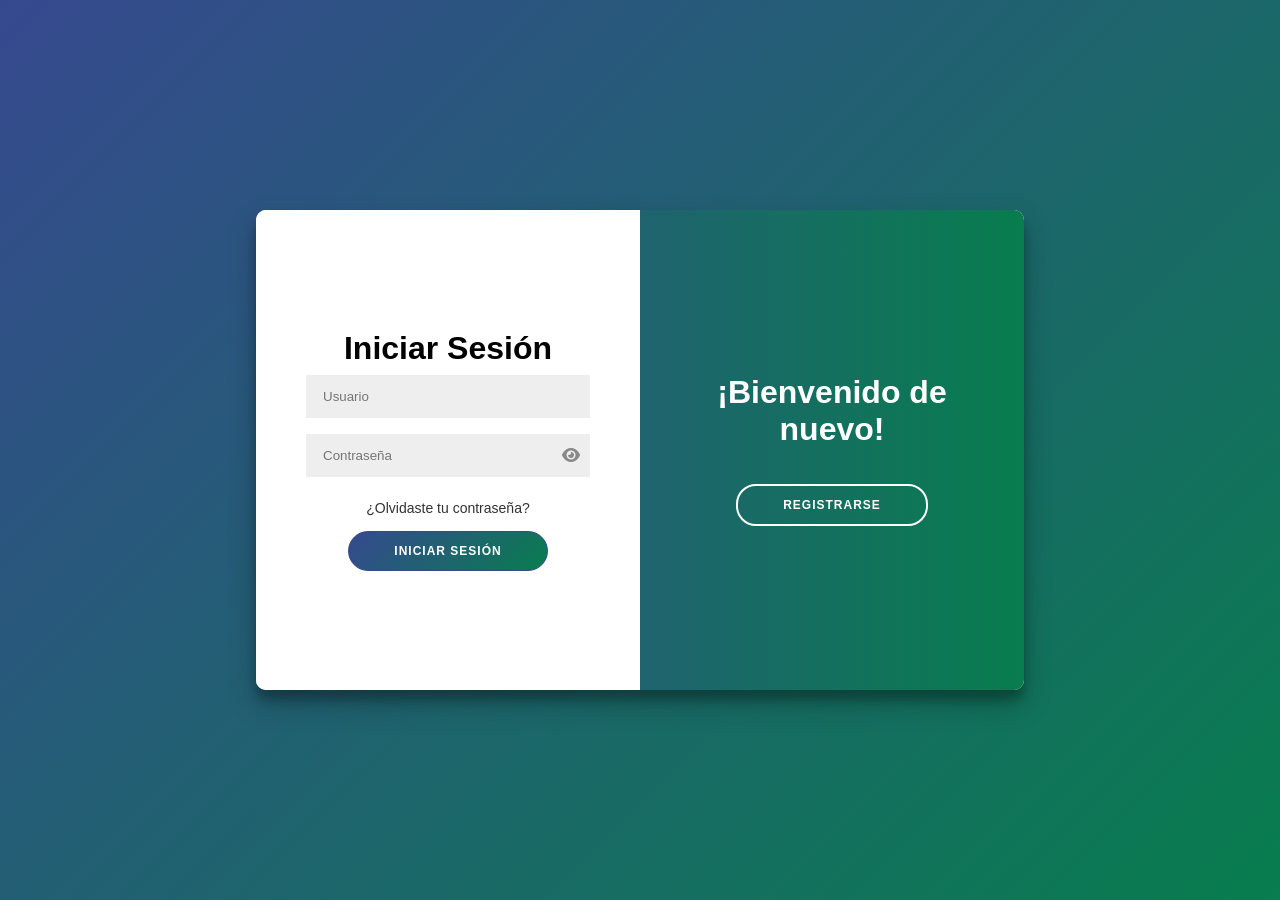
<file: sistema/Front y Logica/html/InicioSesion.html>
<!DOCTYPE html>
<html lang="es">

<head>
    <meta charset="UTF-8">
    <meta name="viewport" content="width=device-width, initial-scale=1.0">
    <title>Bienvenido.</title>
    <link rel="stylesheet" href="https://cdnjs.cloudflare.com/ajax/libs/font-awesome/6.0.0/css/all.min.css">
    <script src="../src/JavaScript/security.js?v=99"></script>
    <link rel="stylesheet" href="../styles/estilos_inicio_sesion.css?v=1.2">
</head>


<body>
    <div class="container" id="container">
        <!-- Registro -->
        <div class="form-container sign-up-container">
            <form id="registerForm" action="../src/php/registrar.php" method="POST" autocomplete="off">
                <h1>Crear Cuenta</h1>
                <span>Usa tus datos para registrarte</span>
                <input type="text" name="usuario" placeholder="Usuario *" required maxlength="50" />
                <input type="email" name="mail_user" placeholder="Correo electrónico *" required />
                <input type="tel" name="tel_user" placeholder="Teléfono (solo números) *" pattern="[0-9]{10}"
                    minlength="10" maxlength="10" required />

                <div style="position:relative; width:100%;">
                    <input type="password" name="password" id="regPassword" placeholder="Contraseña *" minlength="8"
                        required style="padding-right: 40px;" />
                    <i class="fa-solid fa-eye" id="togglePassword" tabindex="0"
                        style="position: absolute; right: 10px; top: 50%; transform: translateY(-50%); cursor: pointer; color: #888; transition: color 0.3s; z-index:10;"></i>
                </div>
                <div style="position:relative; width:100%;">
                    <input type="password" name="confirm_password" id="regConfirmPassword"
                        placeholder="Confirmar Contraseña *" minlength="8" required style="padding-right: 40px;" />
                    <i class="fa-solid fa-eye" id="toggleConfirmPassword" tabindex="0"
                        style="position: absolute; right: 10px; top: 50%; transform: translateY(-50%); cursor: pointer; color: #888; transition: color 0.3s; z-index:10;"></i>
                </div>
                <!-- Siempre registrar como CLIENTE -->
                <input type="hidden" name="tipo_usuario" value="cliente" />

                 <!-- Checkbox de Términos (Layout Inamovible mediante estilo de tabla) -->
                 <div class="terms-container" style="margin: 15px 0; width: 100%; display: block !important;">
                     <div style="display: table !important; margin: 0 auto !important; border-spacing: 8px 0 !important; border-collapse: separate !important;">
                         <div style="display: table-cell !important; vertical-align: middle !important;">
                             <input type="checkbox" id="termsCheck" name="terms" required style="width: 18px !important; height: 18px !important; margin: 0 !important; cursor: pointer; accent-color: #36498f; display: block !important; border: none !important; background: none !important; transform: none !important; transition: none !important;">
                         </div>
                         <div style="display: table-cell !important; vertical-align: middle !important; white-space: nowrap !important; text-align: left !important;">
                             <span style="font-size: 13px !important; color: #444 !important; line-height: 1 !important; user-select: none !important; display: block !important;">
                                 Acepto los <a href="terminos.html" target="_blank" style="color: #36498f !important; font-weight: bold !important; text-decoration: underline !important;">términos y condiciones</a> <span style="color: #e74c3c; font-weight: bold;">*</span>.
                             </span>
                         </div>
                     </div>
                 </div>

                <button type="submit">Registrarse</button>
            </form>
        </div>

        <!-- Inicio de Sesión -->
        <div class="form-container sign-in-container">
            <form id="loginForm" method="POST" autocomplete="off">
                <h1>Iniciar Sesión</h1>
                <input type="text" name="usuario" placeholder="Usuario" required />
                <div style="position:relative; width:100%;">
                    <input type="password" name="password" id="loginPassword" placeholder="Contraseña" required
                        style="padding-right: 40px;" />
                    <i class="fa-solid fa-eye" id="toggleLoginPassword" tabindex="0"
                        style="position: absolute; right: 10px; top: 50%; transform: translateY(-50%); cursor: pointer; color: #888; transition: color 0.3s; z-index:10;"></i>
                </div>
                <a href="#" id="forgotPasswordLink">¿Olvidaste tu contraseña?</a>
                <button type="submit">Iniciar Sesión</button>
            </form>

        </div>

        <div class="overlay-container">
            <div class="overlay">
                <div class="overlay-panel overlay-left">
                    <h1>¡Hola, Amigo!</h1>
                    <p>Ingresa tus datos personales y comienza tu viaje con nosotros</p>
                    <button class="ghost" id="signIn">Iniciar Sesión</button>
                </div>
                <div class="overlay-panel overlay-right">
                    <h1>¡Bienvenido de nuevo!</h1>
                    <br><br>
                    <button class="ghost" id="signUp">Registrarse</button>
                </div>
            </div>
        </div>
    </div>

    <!-- MODAL RECUPERACIÓN -->
    <div class="modal-recovery-overlay" id="recoveryModal">
        <div class="modal-recovery-content">
            <span class="modal-recovery-close" id="closeRecoveryModal">&times;</span>

            <!-- PASO 1: Ingresar Usuario -->
            <div class="recovery-step active" id="step1">
                <h2>Recuperar Contraseña</h2>
                <p>Ingresa tu nombre de usuario para buscar tu cuenta.</p>
                <input type="text" id="recupUser" name="usuario" placeholder="Nombre de Usuario" />
                <button type="button" id="btnSearchUser" style="margin-top: 15px;">Buscar</button>
            </div>

            <!-- PASO 2: Elegir Método -->
            <div class="recovery-step" id="step2">
                <h2>Elige un método</h2>
                <p>¿Cómo quieres recibir tu código de recuperación?</p>
                <div class="recovery-options" id="recoveryOptionsContainer">
                    <!-- Se llenará dinámicamente -->
                </div>
                <button type="button" class="ghost" id="btnBackToStep1"
                    style="color:#666; border-color:#ccc; margin-top:20px; font-size:12px; padding: 8px 20px;">Atrás</button>
            </div>

            <!-- PASO 3: Validar Código y Cambiar Password -->
            <div class="recovery-step" id="step3">
                <h2>Código Enviado</h2>
                <p>Ingresa el código de 6 dígitos y tu nueva contraseña.</p>

                <input type="text" id="recupCode" placeholder="Código de 6 dígitos" maxlength="6"
                    style="text-align:center; letter-spacing: 5px; font-size: 18px;" />

                <div style="position:relative; width:100%;">
                    <input type="password" id="recupNewPass" name="password" placeholder="Nueva Contraseña" />
                    <i class="fa-solid fa-eye" id="toggleRecupPass" tabindex="0"
                        style="position: absolute; right: 10px; top: 50%; transform: translateY(-50%); cursor: pointer; color: #888;"></i>
                </div>

                <div style="position:relative; width:100%;">
                    <input type="password" id="recupConfirmPass" name="confirm_password"
                        placeholder="Confirmar Nueva Contraseña" />
                </div>

                <button type="button" id="btnChangePass" style="margin-top: 15px;">Cambiar Contraseña</button>
            </div>

            <!-- PASO 4: Éxito -->
            <div class="recovery-step" id="step4">
                <i class="fa-solid fa-circle-check" style="font-size: 50px; color: #087d4e; margin-bottom: 20px;"></i>
                <h2>¡Listo!</h2>
                <p>Tu contraseña ha sido actualizada.</p>
                <button type="button" id="btnCloseRecoverySuccess">Iniciar Sesión</button>
            </div>

        </div>
    </div>

    <style>
        /* Ocultar el ojo por defecto de Edge y navegadores basados en Chromium */
        input::-ms-reveal,
        input::-ms-clear {
            display: none !important;
        }

        /* Ocultar botones de autocompletado que puedan estorbar */
        input::-webkit-contacts-auto-fill-button,
        input::-webkit-credentials-auto-fill-button {
            visibility: hidden;
            position: absolute;
            right: 0;
        }

        /* ========================================
           MODALES DE ALERTA DE LOGIN
           ======================================== */
        .login-modal-overlay {
            position: fixed;
            inset: 0;
            background: rgba(0, 0, 0, 0.55);
            backdrop-filter: blur(4px);
            display: flex;
            align-items: center;
            justify-content: center;
            z-index: 9999;
            opacity: 0;
            pointer-events: none;
            transition: opacity 0.3s ease;
        }
        .login-modal-overlay.visible {
            opacity: 1;
            pointer-events: all;
        }
        .login-modal-box {
            background: #fff;
            border-radius: 18px;
            padding: 36px 32px 28px;
            width: 90%;
            max-width: 400px;
            text-align: center;
            box-shadow: 0 20px 60px rgba(0,0,0,0.3);
            transform: translateY(-24px) scale(0.96);
            transition: transform 0.35s cubic-bezier(.34,1.56,.64,1), opacity 0.3s ease;
            opacity: 0;
            position: relative;
        }
        .login-modal-overlay.visible .login-modal-box {
            transform: translateY(0) scale(1);
            opacity: 1;
        }
        /* Shake animation para error de credenciales */
        @keyframes loginShake {
            0%,100% { transform: translateX(0) scale(1); }
            15%      { transform: translateX(-8px) scale(1); }
            30%      { transform: translateX(8px) scale(1); }
            45%      { transform: translateX(-6px) scale(1); }
            60%      { transform: translateX(6px) scale(1); }
            75%      { transform: translateX(-3px) scale(1); }
        }
        .login-modal-box.shake {
            animation: loginShake 0.5s ease;
        }
        .login-modal-icon {
            width: 64px;
            height: 64px;
            border-radius: 50%;
            display: flex;
            align-items: center;
            justify-content: center;
            font-size: 28px;
            margin: 0 auto 18px;
        }
        .login-modal-icon.error   { background: #fff0f0; color: #e74c3c; }
        .login-modal-icon.warning { background: #fff8e1; color: #f39c12; }
        .login-modal-box h3 {
            font-size: 1.2rem;
            font-weight: 700;
            color: #222;
            margin-bottom: 8px;
            font-family: 'Montserrat', Arial, sans-serif;
        }
        .login-modal-box p {
            font-size: 0.9rem;
            color: #666;
            line-height: 1.5;
            margin: 0 0 22px;
        }
        /* Countdown ring */
        .countdown-ring-wrap {
            display: flex;
            flex-direction: column;
            align-items: center;
            margin: 8px 0 22px;
        }
        .countdown-ring {
            position: relative;
            width: 88px;
            height: 88px;
            margin-bottom: 10px;
        }
        .countdown-ring svg {
            transform: rotate(-90deg);
        }
        .countdown-ring .ring-track {
            fill: none;
            stroke: #f0f0f0;
            stroke-width: 6;
        }
        .countdown-ring .ring-fill {
            fill: none;
            stroke: url(#ringGrad);
            stroke-width: 6;
            stroke-linecap: round;
            transition: stroke-dashoffset 1s linear;
        }
        .countdown-ring .ring-num {
            position: absolute;
            inset: 0;
            display: flex;
            align-items: center;
            justify-content: center;
            font-size: 1.5rem;
            font-weight: 800;
            color: #36498f;
            font-family: 'Montserrat', Arial, sans-serif;
        }
        .countdown-label {
            font-size: 0.78rem;
            color: #999;
            letter-spacing: 0.5px;
        }
        .login-modal-btn {
            border-radius: 20px;
            border: none;
            background: linear-gradient(135deg, #36498f, #087d4e);
            color: #fff;
            font-size: 0.82rem;
            font-weight: 700;
            padding: 11px 36px;
            letter-spacing: 1px;
            text-transform: uppercase;
            cursor: pointer;
            transition: all 0.3s ease;
            width: 100%;
        }
        .login-modal-btn:hover {
            background: linear-gradient(135deg, #087d4e, #36498f);
            transform: translateY(-2px);
            box-shadow: 0 8px 24px rgba(54,73,143,0.35);
        }
        .login-modal-btn:disabled {
            background: #ccc;
            cursor: not-allowed;
            transform: none;
            box-shadow: none;
        }
    </style>

    <!-- =========================================
         MODAL: CREDENCIALES INCORRECTAS
         ========================================= -->
    <div class="login-modal-overlay" id="modalErrorLogin">
        <div class="login-modal-box" id="modalErrorBox">
            <div class="login-modal-icon error">
                <i class="fa-solid fa-lock"></i>
            </div>
            <h3>Acceso denegado</h3>
            <p id="errorLoginMsg">Usuario o contraseña incorrectos.<br>Verifica tus datos e inténtalo de nuevo.</p>
            <button class="login-modal-btn" id="btnCerrarErrorLogin">Entendido</button>
        </div>
    </div>

    <!-- =========================================
         MODAL: BLOQUEO BRUTE FORCE CON COUNTDOWN
         ========================================= -->
    <div class="login-modal-overlay" id="modalBruteForce">
        <div class="login-modal-box" id="modalBruteBox">
            <div class="login-modal-icon warning">
                <i class="fa-solid fa-shield-halved"></i>
            </div>
            <h3>Cuenta temporalmente bloqueada</h3>
            <p>Demasiados intentos fallidos.<br>Podrás intentarlo de nuevo en:</p>

            <!-- Contador circular -->
            <div class="countdown-ring-wrap">
                <div class="countdown-ring" id="countdownRing">
                    <svg width="88" height="88" viewBox="0 0 88 88">
                        <defs>
                            <linearGradient id="ringGrad" x1="0%" y1="0%" x2="100%" y2="0%">
                                <stop offset="0%" stop-color="#36498f"/>
                                <stop offset="100%" stop-color="#087d4e"/>
                            </linearGradient>
                        </defs>
                        <circle class="ring-track" cx="44" cy="44" r="38"/>
                        <circle class="ring-fill" id="ringFill" cx="44" cy="44" r="38"
                            stroke-dasharray="238.76"
                            stroke-dashoffset="0"/>
                    </svg>
                    <div class="ring-num" id="countdownNum">--</div>
                </div>
                <span class="countdown-label">segundos restantes</span>
            </div>

            <button class="login-modal-btn" id="btnCerrarBrute" disabled>Espera...</button>
        </div>
    </div>

</body>
<script src="../src/JavaScript/inicio_sesion.js?v=101"></script>
<script>
    // ============================================
    // SEGURIDAD: Limpiar sesión residual
    // ============================================
    (function () {
        // Limpiar localStorage y sessionStorage al cargar la página de login
        try {
            // No limpiar todo, solo el token
            if (localStorage.getItem('token')) {
                localStorage.removeItem('token');
            }
        } catch (e) {
            console.error('Error al limpiar storage:', e);
        }

        // Prevenir navegación hacia atrás si el usuario ya cerró sesión
        window.history.pushState(null, null, window.location.href);
        window.onpopstate = function () {
            window.history.pushState(null, null, window.location.href);
        };

        // Prevenir que se pueda volver atrás con el botón del navegador
        window.addEventListener('pageshow', function (event) {
            if (event.persisted) {
                // Página cargada desde cache, recargar
                window.location.reload();
            }
        });
    })();
</script>

</html>
</file>
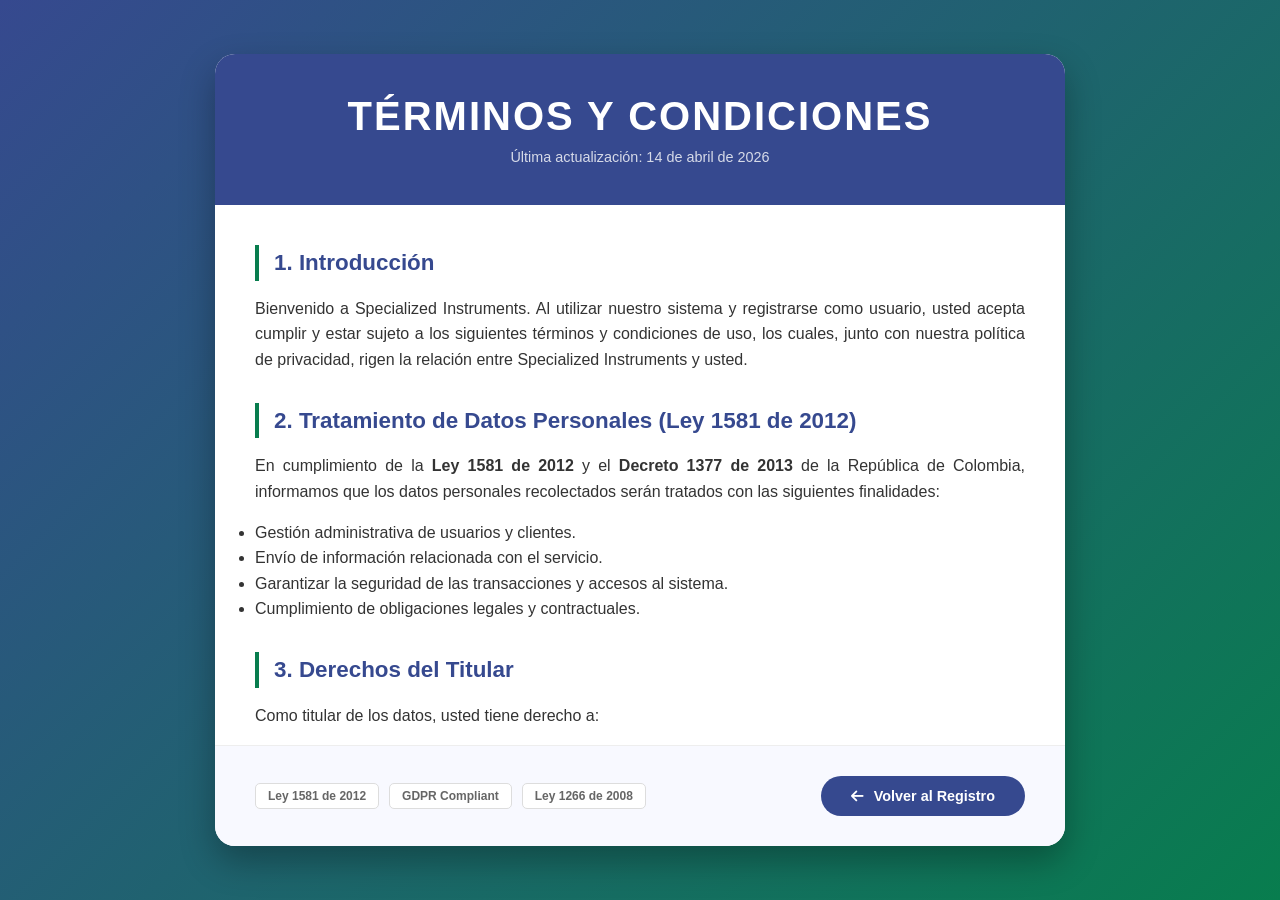
<file: sistema/Front y Logica/html/terminos.html>
<!DOCTYPE html>
<html lang="es">

<head>
    <meta charset="UTF-8">
    <meta name="viewport" content="width=device-width, initial-scale=1.0">
    <title>Términos y Condiciones | Specialized Instruments</title>
    <link rel="stylesheet" href="https://cdnjs.cloudflare.com/ajax/libs/font-awesome/6.0.0/css/all.min.css">
    <link rel="stylesheet" href="../styles/estilos_terminos.css">
</head>

<body>
    <div class="terms-card">
        <div class="terms-header">
            <h1>Términos y Condiciones</h1>
            <p>Última actualización: 14 de abril de 2026</p>
        </div>

        <div class="terms-content">
            <div class="terms-section">
                <h2>1. Introducción</h2>
                <p>Bienvenido a Specialized Instruments. Al utilizar nuestro sistema y registrarse como usuario, usted acepta cumplir y estar sujeto a los siguientes términos y condiciones de uso, los cuales, junto con nuestra política de privacidad, rigen la relación entre Specialized Instruments y usted.</p>
            </div>

            <div class="terms-section">
                <h2>2. Tratamiento de Datos Personales (Ley 1581 de 2012)</h2>
                <p>En cumplimiento de la <strong>Ley 1581 de 2012</strong> y el <strong>Decreto 1377 de 2013</strong> de la República de Colombia, informamos que los datos personales recolectados serán tratados con las siguientes finalidades:</p>
                <ul>
                    <li>Gestión administrativa de usuarios y clientes.</li>
                    <li>Envío de información relacionada con el servicio.</li>
                    <li>Garantizar la seguridad de las transacciones y accesos al sistema.</li>
                    <li>Cumplimiento de obligaciones legales y contractuales.</li>
                </ul>
            </div>

            <div class="terms-section">
                <h2>3. Derechos del Titular</h2>
                <p>Como titular de los datos, usted tiene derecho a:</p>
                <ul>
                    <li>Conocer, actualizar y rectificar sus datos personales.</li>
                    <li>Solicitar prueba de la autorización otorgada.</li>
                    <li>Ser informado sobre el uso que se le ha dado a sus datos.</li>
                    <li>Revocar la autorización y/o solicitar la supresión del dato cuando no se respeten los principios, derechos y garantías constitucionales y legales.</li>
                </ul>
            </div>

            <div class="terms-section">
                <h2>4. Normativa Internacional y Seguridad</h2>
                <p>Nuestro sistema adopta principios del <strong>Reglamento General de Protección de Datos (GDPR)</strong> para asegurar estándares internacionales de privacidad. Implementamos medidas técnicas, humanas y administrativas necesarias para otorgar seguridad a los registros, evitando su adulteración, pérdida, consulta, uso o acceso no autorizado o fraudulento.</p>
            </div>

            <div class="terms-section">
                <h2>5. Responsabilidad del Usuario</h2>
                <p>El usuario es responsable de la veracidad de los datos proporcionados y de mantener la confidencialidad de sus credenciales de acceso. Cualquier uso malintencionado del sistema será causal de cancelación inmediata de la cuenta y acciones legales pertinentes.</p>
            </div>

            <div class="terms-section">
                <h2>6. Modificaciones</h2>
                <p>Specialized Instruments se reserva el derecho de modificar estos términos en cualquier momento. Los cambios serán notificados a través del sistema o vía correo electrónico.</p>
            </div>

            <div class="terms-section">
                <h2>7. Contacto</h2>
                <p>Para ejercer sus derechos de Habeas Data, puede contactarnos a través de los canales oficiales habilitados en el sistema.</p>
            </div>
        </div>

        <div class="terms-footer">
            <div class="law-badge">
                <span class="badge">Ley 1581 de 2012</span>
                <span class="badge">GDPR Compliant</span>
                <span class="badge">Ley 1266 de 2008</span>
            </div>
            <a href="InicioSesion.html" class="btn-back">
                <i class="fa-solid fa-arrow-left"></i> Volver al Registro
            </a>
        </div>
    </div>
</body>

</html>
</file>
<file: sistema/Front y Logica/styles/index.css>
* {
     margin: 0;
     padding: 0;
     box-sizing: border-box;
     font-family: 'Trebuchet MS', 'Lucida Sans Unicode', 'Lucida Grande', 'Lucida Sans', Arial, sans-serif;
 }

 html {
     overflow-x: hidden;
     scroll-behavior: smooth;
     width: 100%;
     margin: 0;
     padding: 0;
 }

 body {
     background-color: #f5f5f5;
     overflow-x: hidden;
     width: 100%;
     margin: 0;
     padding: 0;
 }

 header {
     height: 120px;
     width: 100%;
     background: linear-gradient(to right, #36498f, #087d4e);
     display: flex;
     align-items: center;
     justify-content: center;
     gap: 50px;
     position: relative;
     z-index: 1000;
     margin: 0;
 }

 .logo_header {
     height: 100px;
     padding: 10px;
 }

 .texto_logo {
     height: 60px;
     margin-bottom: 20px;
 }

 .contenedor_logo {
     background-color: white;
     height: 90px;
     display: flex;
     justify-content: center;
     align-items: center;
     padding-right: 10px;
     border-radius: 10px;
 }

 .search-container {
    position: relative;
    display: flex;
    align-items: center;
}

.barra_busqueda {
    width: 500px;
    height: 42px;
    border-radius: 25px;
    padding-left: 22px;
    padding-right: 45px; /* Espacio para el botón de limpiar */
    border: none;
    font-size: 15px;
    box-shadow: 0 2px 8px rgba(0, 0, 0, 0.12);
    transition: all 0.25s ease;
}

.barra_busqueda:focus {
    outline: none;
    box-shadow: 0 4px 14px rgba(0, 0, 0, 0.22);
}

.btn-clear-search {
    position: absolute;
    right: 12px;
    background: #e2e8f0;
    border: none;
    color: #64748b;
    width: 26px;
    height: 26px;
    border-radius: 50%;
    cursor: pointer;
    display: none; /* Se muestra con JS cuando hay texto */
    align-items: center;
    justify-content: center;
    font-size: 13px;
    transition: all 0.2s ease;
    z-index: 5;
}

.btn-clear-search:hover {
    background: #cbd5e1;
    color: #1e293b;
    transform: scale(1.1);
}

.btn-clear-search.visible {
    display: flex;
}



 .contenedor_botones {
     display: flex;
     align-items: center;
     gap: 20px;
 }

 .btn-link {
     display: flex;
     justify-content: center;
     align-items: center;
     width: 100%;
     height: 60px;
     padding: 10px 20px;
     background: white;
     text-align: center;
     border-radius: 5px;
     color: #1f1c2c;
     font-size: 16px;
     text-decoration: none;
     transition: all 0.3s ease;
     cursor: pointer;
     font-weight: bold;
 }

 .btn-link:hover {
     background: rgb(214, 211, 211);
     transform: scale(1.05);
 }

 .button {
     display: flex;
     width: 150px;
     height: 100px;
     align-items: center;
 }

 /* Contenedores expandibles con Carrusel Horizontal */
.contenedores-wrapper {
    position: sticky;
    top: 0;
    width: 100%;
    z-index: 1100;
}

.contenedores-container {
    width: 100%;
    background: linear-gradient(to right, #36498f, #087d4e);
    box-shadow: 0 4px 15px rgba(0, 0, 0, 0.12);
    display: flex;
    align-items: flex-end; /* Pegadas al fondo de la barra */
    justify-content: center;
    padding: 6px 20px 0 20px; /* Sin padding inferior para que asienten al ras */
    gap: 12px;
}

.tab-nav-btn {
    background: rgba(255, 255, 255, 0.25);
    border: none;
    color: white;
    width: 32px;
    height: 32px;
    border-radius: 50%;
    cursor: pointer;
    display: flex;
    align-items: center;
    justify-content: center;
    font-size: 13.5px;
    transition: all 0.25s ease;
    flex-shrink: 0;
    z-index: 5;
    margin-bottom: 7px; /* Centrado vertical con respecto a las pestañas */
    box-shadow: 0 2px 6px rgba(0, 0, 0, 0.2);
}

.tab-nav-btn:hover {
    background: #ffffff;
    color: #087d4e;
    transform: scale(1.08);
    box-shadow: 0 4px 12px rgba(0, 0, 0, 0.25);
}

.tab-nav-btn:active {
    transform: scale(0.95);
}

.contenedores-bar {
    position: relative;
    display: flex;
    justify-content: flex-start;
    align-items: flex-end;
    background: transparent;
    padding: 6px 0 0 0; /* Espacio superior para que el hover y la serpiente suban sin recortarse */
    gap: 8px;
    overflow-x: auto;
    width: 800px;
    max-width: calc(100vw - 130px);
    scrollbar-width: none;
}

.contenedores-bar::-webkit-scrollbar {
    display: none;
}

.contenedor-item {
    position: relative;
    flex: 0 0 194px;
    width: 194px;
    display: flex;
    align-items: flex-end;
    padding-top: 4px; /* Permite elevación libre */
}

.contenedor-tab {
    background: rgba(255, 255, 255, 0.94);
    color: #1f2937;
    padding: 13px 16px;
    text-align: center;
    font-weight: 700;
    font-size: 15.5px; /* Nombres de tarjetas más grandes y legibles */
    font-family: 'Trebuchet MS', 'Lucida Sans Unicode', 'Lucida Grande', 'Lucida Sans', Arial, sans-serif;
    cursor: pointer;
    transition: all 0.25s ease;
    border: 1px solid rgba(255, 255, 255, 0.5); /* Borde blanco ligero para destacar */
    border-bottom: none;
    border-radius: 10px 10px 0 0; /* Asentadas en la base */
    position: relative;
    white-space: nowrap;
    overflow: hidden;
    text-overflow: ellipsis;
    display: block;
    width: 100%;
    margin-bottom: 0;
}

.contenedor-tab:hover {
    background: #ffffff;
    color: #087d4e;
    transform: translateY(-2px);
    border-color: rgba(255, 255, 255, 0.9);
}

.contenedor-tab.active {
    background: #ffffff !important;
    color: #087d4e !important;
    border: 1px solid #ffffff !important;
    border-bottom: none !important;
    box-shadow: 0 -6px 20px rgba(0, 0, 0, 0.12) !important;
    position: relative;
    overflow: hidden;
}

/* Base de la barra activa */
.contenedor-tab.active::before {
    content: '';
    position: absolute;
    top: 0;
    left: 0;
    right: 0;
    height: 4.5px;
    background: linear-gradient(90deg, #087d4e, #1a567a, #36498f, #1a567a, #087d4e);
    background-size: 300% 100%;
    z-index: 5;
}

/* 1.1 Carga hacia la DERECHA (cuando vas a una tarjeta a la derecha) */
.contenedor-tab.active.from-left::before {
    transform-origin: left center;
    animation: loadBarInFromLeft 0.65s cubic-bezier(0.22, 1, 0.36, 1) forwards,
               snakeBorder 5s linear infinite 0.65s;
}

/* 1.2 Carga hacia la IZQUIERDA (cuando vuelves a una tarjeta a la izquierda) */
.contenedor-tab.active.from-right::before {
    transform-origin: right center;
    animation: loadBarInFromRight 0.65s cubic-bezier(0.22, 1, 0.36, 1) forwards,
               snakeBorder 5s linear infinite 0.65s;
}

/* 2. Barra en estado de salida/descarga */
.contenedor-tab.deactivating {
    position: relative;
    overflow: hidden;
}

.contenedor-tab.deactivating::before {
    content: '';
    position: absolute;
    top: 0;
    left: 0;
    right: 0;
    height: 4.5px;
    background: linear-gradient(90deg, #087d4e, #1a567a, #36498f);
    background-size: 100% 100%;
    z-index: 5;
}

/* 2.1 Descarga hacia la DERECHA */
.contenedor-tab.deactivating.to-right::before {
    transform-origin: right center;
    animation: loadBarOutToRight 0.4s cubic-bezier(0.4, 0, 0.2, 1) forwards;
}

/* 2.2 Descarga hacia la IZQUIERDA */
.contenedor-tab.deactivating.to-left::before {
    transform-origin: left center;
    animation: loadBarOutToLeft 0.4s cubic-bezier(0.4, 0, 0.2, 1) forwards;
}

@keyframes loadBarInFromLeft {
    0% { transform: scaleX(0); opacity: 0.8; }
    100% { transform: scaleX(1); opacity: 1; }
}

@keyframes loadBarInFromRight {
    0% { transform: scaleX(0); opacity: 0.8; }
    100% { transform: scaleX(1); opacity: 1; }
}

@keyframes loadBarOutToRight {
    0% { transform: scaleX(1); opacity: 1; }
    100% { transform: scaleX(0); opacity: 0; }
}

@keyframes loadBarOutToLeft {
    0% { transform: scaleX(1); opacity: 1; }
    100% { transform: scaleX(0); opacity: 0; }
}

@keyframes snakeBorder {
    0% { background-position: 0% 50%; }
    50% { background-position: 100% 50%; }
    100% { background-position: 0% 50%; }
}

/* Panel Desplegable de Categoría: Pegado directamente bajo las pestañas */
.contenedor-content {
    position: absolute;
    top: 100%;
    left: 0;
    right: 0;
    background: rgba(255, 255, 255, 0.98);
    backdrop-filter: blur(12px);
    border-bottom: 2px solid rgba(8, 125, 78, 0.2);
    box-shadow: 0 20px 45px rgba(0, 0, 0, 0.25);
    display: none;
    z-index: 1050;
    padding: 25px 20px 45px;
    max-height: 75vh;
    overflow-y: auto;
}

.contenedor-content.active {
    display: block !important;
    animation: modalSlideDown 0.35s cubic-bezier(0.16, 1, 0.3, 1) forwards !important;
}

.contenedor-content.closing {
    display: block !important;
    animation: modalSlideUp 0.3s cubic-bezier(0.16, 1, 0.3, 1) forwards !important;
}

@keyframes modalSlideDown {
    from {
        opacity: 0;
        transform: translateY(-14px);
    }
    to {
        opacity: 1;
        transform: translateY(0);
    }
}

@keyframes modalSlideUp {
    from {
        opacity: 1;
        transform: translateY(0);
    }
    to {
        opacity: 0;
        transform: translateY(-14px);
    }
}

.content-header {
    background: linear-gradient(135deg, #087d4e, #36498f);
    color: white;
    padding: 25px 60px 25px 35px; /* Espacio extra a la derecha para la X */
    text-align: center;
    border-radius: 14px;
    margin: 0 auto 25px;
    max-width: 1200px;
    position: relative;
    box-shadow: 0 8px 25px rgba(8, 125, 78, 0.2);
}

.btn-close-category {
    position: absolute;
    top: 15px;
    right: 15px;
    background: rgba(255, 255, 255, 0.25);
    border: none;
    color: white;
    font-size: 22px;
    line-height: 1;
    width: 36px;
    height: 36px;
    border-radius: 50%;
    cursor: pointer;
    display: flex;
    align-items: center;
    justify-content: center;
    transition: all 0.2s ease;
    z-index: 10;
}

.btn-close-category:hover {
    background: rgba(255, 255, 255, 0.45);
    transform: rotate(90deg) scale(1.1);
}

.content-header h3 {
    font-size: 28px;
    margin-bottom: 10px;
    font-weight: 700;
}

.content-header p {
    opacity: 0.95;
    font-size: 16.5px; /* Más grande y legible */
    line-height: 1.6;
    max-width: 750px;
    margin: 0 auto;
}

.images-grid {
    display: grid;
    grid-template-columns: repeat(auto-fill, minmax(260px, 1fr));
    gap: 25px;
    max-width: 1300px;
    margin: 0 auto;
}

/* Tarjeta de Producto en el Grid */
.image-item {
    background: white;
    border-radius: 16px;
    overflow: hidden;
    transition: all 0.3s cubic-bezier(0.16, 1, 0.3, 1);
    cursor: pointer;
    box-shadow: 0 6px 20px rgba(0, 0, 0, 0.06);
    border: 1px solid rgba(0, 0, 0, 0.05);
    display: flex;
    flex-direction: column;
}

.image-item:hover {
    transform: translateY(-8px);
    box-shadow: 0 16px 35px rgba(8, 125, 78, 0.16);
    border-color: rgba(8, 125, 78, 0.3);
}

.image-placeholder {
    width: 100%;
    height: 190px;
    background: linear-gradient(135deg, #f3f4f6, #e5e7eb);
    display: flex;
    align-items: center;
    justify-content: center;
    color: #6b7280;
    font-size: 15px;
    font-weight: bold;
    position: relative;
}

.image-placeholder::before {
    content: '';
    position: absolute;
    top: 15px;
    left: 15px;
    right: 15px;
    bottom: 15px;
    border: 2px dashed rgba(8, 125, 78, 0.3);
    border-radius: 10px;
}

.image-title {
    padding: 16px 18px 8px;
    text-align: left;
    font-size: 18px; /* Título de producto más grande */
    font-weight: 700;
    color: #111827;
    font-family: 'Trebuchet MS', 'Lucida Sans Unicode', 'Lucida Grande', 'Lucida Sans', Arial, sans-serif;
    background: white;
}

.image-description {
    padding: 0 18px 18px;
    text-align: left;
    font-size: 15px; /* Descripción de producto más clara */
    color: #4b5563;
    font-family: 'Trebuchet MS', 'Lucida Sans Unicode', 'Lucida Grande', 'Lucida Sans', Arial, sans-serif;
    line-height: 1.6;
    flex-grow: 1;
}

/* Empty State para categorías sin productos */
.empty-category-state {
    grid-column: 1 / -1;
    background: white;
    padding: 50px 30px;
    border-radius: 16px;
    text-align: center;
    box-shadow: 0 8px 25px rgba(0, 0, 0, 0.04);
    border: 1px dashed #d1d5db;
    margin: 20px auto;
    max-width: 600px;
}

.empty-category-icon {
    font-size: 48px;
    color: #9ca3af;
    margin-bottom: 15px;
}

.empty-category-text {
    font-size: 17px;
    color: #4b5563;
    font-weight: 600;
}

/* Contenido principal */
.main-content {
    padding: 50px 20px;
    max-width: 1300px;
    margin: 0 auto;
    text-align: center;
}

.welcome-section {
    background: white;
    padding: 45px 35px;
    border-radius: 16px;
    box-shadow: 0 8px 25px rgba(0, 0, 0, 0.05);
    margin-bottom: 45px;
    border: 1px solid rgba(0, 0, 0, 0.04);
}

.welcome-section h2 {
    color: #36498f;
    margin-bottom: 15px;
    font-size: 2.3em;
    font-weight: 700;
    font-style: italic;
}

.welcome-section p {
    color: #4b5563;
    font-size: 1.15em;
    line-height: 1.7;
    max-width: 900px;
    margin: 0 auto;
}

/* Grilla de Especialidades Principal */
.products-grid {
    display: grid;
    grid-template-columns: repeat(auto-fit, minmax(280px, 1fr));
    gap: 25px;
    margin-bottom: 50px;
}

/* Tarjeta de Especialidad Profesional */
.product-card {
    background: white;
    padding: 30px 25px;
    border-radius: 16px;
    box-shadow: 0 8px 24px rgba(0, 0, 0, 0.05);
    transition: all 0.3s cubic-bezier(0.16, 1, 0.3, 1);
    border: 1px solid rgba(0, 0, 0, 0.04);
    text-align: left;
    display: flex;
    flex-direction: column;
    position: relative;
    cursor: pointer;
}

.product-card:hover {
    transform: translateY(-8px);
    box-shadow: 0 16px 35px rgba(8, 125, 78, 0.14);
    border-color: rgba(8, 125, 78, 0.3);
}

.product-card-header {
    display: flex;
    align-items: center;
    gap: 15px;
    margin-bottom: 15px;
}

.product-card-icon {
    width: 48px;
    height: 48px;
    border-radius: 12px;
    background: linear-gradient(135deg, rgba(8, 125, 78, 0.12), rgba(54, 73, 143, 0.12));
    color: #087d4e;
    display: flex;
    align-items: center;
    justify-content: center;
    font-size: 22px;
    flex-shrink: 0;
    transition: all 0.3s ease;
}

.product-card:hover .product-card-icon {
    background: linear-gradient(135deg, #087d4e, #36498f);
    color: white;
    transform: scale(1.08);
}

.product-card h3 {
    color: #111827;
    font-size: 1.3em;
    font-weight: 700;
    margin: 0;
}

.product-card p {
    color: #6b7280;
    line-height: 1.6;
    font-size: 0.95em;
    margin-bottom: 20px;
    flex-grow: 1;
}

.product-card-action {
    color: #087d4e;
    font-weight: 700;
    font-size: 0.9em;
    display: flex;
    align-items: center;
    gap: 6px;
    transition: gap 0.2s ease;
}

.product-card:hover .product-card-action {
    gap: 10px;
}

 /* Responsive Móvil & Tablet */
 @media (max-width: 768px) {
     header {
         height: auto;
         flex-direction: column;
         gap: 15px;
         padding: 15px 15px 20px;
     }

     .contenedor_logo {
         height: 75px;
         padding: 5px 15px;
     }

     .logo_header {
         height: 70px;
         width: auto;
         padding: 5px;
     }

     .texto_logo {
         height: 45px;
         width: auto;
         margin-bottom: 5px;
     }

     .search-container {
         display: flex;
         width: 100%;
         max-width: 500px;
         justify-content: center;
     }

     .barra_busqueda {
         display: block;
         width: 100%;
         max-width: 100%;
         height: 42px;
         font-size: 15px;
     }

     .contenedores-container {
         padding: 6px 10px 0 10px;
         gap: 8px;
         justify-content: flex-start;
         align-items: flex-end;
     }

     .tab-nav-btn {
         width: 30px;
         height: 30px;
         font-size: 12.5px;
         margin-bottom: 6px;
     }

     .contenedores-bar {
         display: flex;
         width: 100%;
         max-width: 100%;
         overflow-x: auto;
         -webkit-overflow-scrolling: touch;
         scrollbar-width: none; /* Firefox */
         padding-top: 4px;
         gap: 8px;
     }

     .contenedores-bar::-webkit-scrollbar {
         display: none; /* Chrome, Safari */
     }

     .contenedor-item {
         flex: 0 0 auto;
         width: auto;
         min-width: 130px;
         max-width: none;
         margin: 0;
     }

     .contenedor-tab {
         padding: 10px 14px;
         font-size: 13px;
     }

     .contenedor-content {
         position: absolute;
         top: 100%;
         bottom: auto;
         left: 0;
         right: 0;
         height: auto;
         max-height: 80vh;
         border-radius: 0 0 16px 16px;
         padding: 15px 12px 30px;
         z-index: 2000;
         box-shadow: 0 12px 30px rgba(0, 0, 0, 0.25);
     }

     .content-header {
         padding: 15px 50px 15px 15px; /* 50px a la derecha para que la X jamás se monte sobre el texto */
         margin-bottom: 15px;
     }

     .content-header h3 {
         font-size: 1.35rem;
         word-break: break-word;
     }

     .content-header p {
         font-size: 0.95rem;
         line-height: 1.5;
     }

     .images-grid {
         grid-template-columns: repeat(auto-fit, minmax(140px, 1fr));
         gap: 14px;
         padding: 10px 5px;
     }

     .image-title {
         font-size: 15px !important;
         padding: 12px 12px 4px !important;
     }

     .image-description {
         font-size: 13px !important;
         padding: 0 12px 14px !important;
         line-height: 1.45 !important;
     }

     .main-content {
         padding: 30px 15px;
     }

     .welcome-section {
         padding: 25px 15px;
         margin-bottom: 25px;
     }

     .welcome-section h2 {
         font-size: 1.6em;
     }

     .welcome-section p {
         font-size: 0.95em;
     }

     .best-sellers-section {
         padding: 35px 15px;
         border-radius: 25px;
     }

     .section-title {
         font-size: 1.8rem;
     }

     .section-subtitle {
         font-size: 0.95rem;
         margin-bottom: 25px;
     }

     .footer-container {
         flex-direction: column;
         align-items: center;
         text-align: center;
         gap: 25px;
     }

     .footer-col {
         border-right: none !important;
         padding-right: 0 !important;
         width: 100%;
     }

     .footer-contacto {
         align-items: center;
     }

     .footer-contact-info p {
         justify-content: center;
     }

     .footer-social-icons {
         justify-content: center;
     }

     .footer-logo-container {
         height: 65px;
     }

     .footer-logo-icon {
         height: 50px;
         width: auto;
     }

     .footer-logo-text {
         height: 32px;
         width: auto;
     }
 }

 /* ========== FOOTER ========== */
 .site-footer {
     background-color: #f0f0f0;
     border-top: 1px solid #ccc;
     padding: 35px 40px 0;
     margin-top: 40px;
     opacity: 1;
     visibility: visible;
     transform: none;
 }

 .footer-container {
     max-width: 1200px;
     margin: 0 auto;
     display: flex;
     align-items: flex-start;
     justify-content: space-between;
     gap: 30px;
 }

 .footer-col {
     display: flex;
     flex-direction: column;
     align-items: center;
 }

 /* Logo Specialized */
 .footer-logo-col {
     flex: 0 0 auto;
 }

 .footer-logo-container {
     background-color: white;
     height: 80px;
     display: flex;
     justify-content: center;
     align-items: center;
     padding: 5px 10px;
     border-radius: 10px;
     box-shadow: 0 2px 8px rgba(0, 0, 0, 0.1);
 }

 .footer-logo-icon {
     height: 70px;
     padding: 5px;
 }

 .footer-logo-text {
     height: 45px;
     margin-bottom: 10px;
 }

 /* Redes Sociales */
 .footer-redes {
     flex: 0 0 auto;
     border-right: 1px solid #ccc;
     padding-right: 30px;
 }

 .footer-title {
     color: #333;
     font-size: 14px;
     font-weight: 700;
     letter-spacing: 1px;
     margin-bottom: 12px;
     text-transform: uppercase;
 }

 .footer-social-icons {
     display: flex;
     gap: 10px;
 }

 .social-icon {
     display: flex;
     align-items: center;
     justify-content: center;
     width: 44px;
     height: 44px;
     border-radius: 10px;
     color: white;
     font-size: 22px;
     text-decoration: none;
     transition: transform 0.2s ease, box-shadow 0.2s ease;
 }

 .social-icon:hover {
     transform: scale(1.1);
     box-shadow: 0 4px 12px rgba(0, 0, 0, 0.25);
 }

 .social-icon.whatsapp {
     background-color: #25D366;
 }

 .social-icon.instagram {
     background: linear-gradient(45deg, #f09433, #e6683c, #dc2743, #cc2366, #bc1888);
 }

 .social-icon.facebook {
     background-color: #1877F2;
 }

 /* Contacto */
.footer-contacto {
    flex: 1;
    align-items: flex-start;
}

.footer-contact-info p {
    display: flex;
    align-items: baseline;
    gap: 8px;
    color: #374151;
    font-size: 14.5px;
    font-family: 'Trebuchet MS', 'Lucida Sans Unicode', 'Lucida Grande', 'Lucida Sans', Arial, sans-serif;
    line-height: 1.75;
    margin: 0;
}

.footer-contact-info p i {
    color: #087d4e;
    font-size: 15px;
    min-width: 18px;
}

.footer-contact-info a {
    color: #087d4e;
    text-decoration: underline;
    font-weight: 600;
}

.footer-contact-info a:hover {
    color: #065f3b;
}

.horario-detalle {
    padding-left: 26px;
    font-size: 14px;
    color: #4b5563;
    font-family: 'Trebuchet MS', 'Lucida Sans Unicode', 'Lucida Grande', 'Lucida Sans', Arial, sans-serif;
}

/* INVIMA */
.footer-invima {
    flex: 0 0 auto;
    align-items: center;
    text-align: center;
}

.footer-invima-img {
    height: 65px;
    object-fit: contain;
    margin-bottom: 6px;
}

.invima-text {
    font-size: 13px;
    color: #4b5563;
    font-family: 'Trebuchet MS', 'Lucida Sans Unicode', 'Lucida Grande', 'Lucida Sans', Arial, sans-serif;
    margin: 0;
}

.invima-numero {
    font-size: 13px;
    color: #1f2937;
    font-weight: 700;
    font-family: 'Trebuchet MS', 'Lucida Sans Unicode', 'Lucida Grande', 'Lucida Sans', Arial, sans-serif;
    margin: 0;
}

 /* ========== FOOTER RESPONSIVE ========== */

 /* Tablet */
 @media (max-width: 1024px) {
     .site-footer {
         padding: 30px 25px;
     }

     .footer-container {
         justify-content: center;
         gap: 25px;
     }

     .footer-redes {
         border-right: none;
         padding-right: 0;
     }

     .footer-contacto {
         flex: 1 1 100%;
         align-items: center;
         border-top: 1px solid #ccc;
         padding-top: 20px;
         margin-top: 5px;
     }

     .footer-contact-info p {
         justify-content: center;
     }

     .horario-detalle {
         padding-left: 0;
     }
 }

 /* Móvil */
 @media (max-width: 768px) {
     .site-footer {
         padding: 25px 20px;
     }

     .footer-container {
         flex-direction: column;
         align-items: center;
         text-align: center;
         gap: 20px;
     }

     .footer-col {
         width: 100%;
         border-right: none !important;
         padding-right: 0 !important;
     }

     .footer-redes {
         border-right: none;
         padding-right: 0;
         border-bottom: 1px solid #ccc;
         padding-bottom: 20px;
     }

     .footer-contacto {
         align-items: center;
         border-top: none;
         padding-top: 0;
     }

     .footer-contact-info p {
         justify-content: center;
         flex-wrap: wrap;
     }

     .footer-logo-container {
         height: 65px;
     }

     .footer-logo-icon {
         height: 55px;
     }

     .footer-logo-text {
         height: 35px;
         margin-bottom: 5px;
     }

     .footer-invima {
         border-top: 1px solid #ccc;
         padding-top: 15px;
         width: 100%;
     }
 }

 /* Móvil pequeño */
 @media (max-width: 480px) {
     .site-footer {
         padding: 20px 15px;
     }

     .social-icon {
         width: 36px;
         height: 36px;
         font-size: 18px;
     }

     .footer-contact-info p {
         font-size: 12px;
     }

     .footer-title {
         font-size: 12px;
     }

     .footer-logo-container {
         height: 55px;
     }

     .footer-logo-icon {
         height: 45px;
     }

     .footer-logo-text {
         height: 28px;
     }
 }
/* ========== BADGE DE NOTIFICACIONES ========== */
.badge-notif {
    background-color: #dc3545;
    color: white !important;
    border-radius: 50%;
    padding: 0;
    font-size: 0.75rem;
    font-weight: 700;
    margin-left: 8px;
    display: inline-flex;
    align-items: center;
    justify-content: center;
    min-width: 18px;
    height: 18px;
    box-shadow: 0 2px 5px rgba(220, 53, 69, 0.4);
    animation: pulse-red 2s infinite;
    vertical-align: middle;
}

@keyframes pulse-red {
    0% { transform: scale(1); box-shadow: 0 0 0 0 rgba(220, 53, 69, 0.7); }
    70% { transform: scale(1.05); box-shadow: 0 0 0 6px rgba(220, 53, 69, 0); }
    100% { transform: scale(1); box-shadow: 0 0 0 0 rgba(220, 53, 69, 0); }
}

/* ========== FOOTER COPYRIGHT ========== */
.footer-copyright {
    border-top: 3px solid #087d4e;
    margin-top: 30px;
    padding-top: 20px;
    padding-bottom: 20px;
    width: 100%;
    text-align: center;
}

.copyright-content p {
    color: #666;
    font-size: 13px;
    margin-bottom: 5px;
    font-weight: 500;
}

.copyright-legal {
    font-size: 11px !important;
    opacity: 0.7;
    text-transform: uppercase;
    letter-spacing: 1px;
}

/* ========== BEST SELLERS CAROUSEL ========== */
.best-sellers-section {
    margin-top: 30px;
    padding: 60px 40px;
    background: linear-gradient(180deg, #f4f7f6 0%, #fdfdfd 100%);
    border-radius: 40px;
    text-align: center;
    box-shadow: 0 10px 40px rgba(0,0,0,0.03);
}

.section-title {
    font-size: 2.5rem;
    color: #333;
    margin-bottom: 10px;
    font-weight: 700;
    font-style: italic;
}

.section-subtitle {
    color: #666;
    font-size: 1.1rem;
    margin-bottom: 50px;
}

.carousel-container {
    position: relative;
    max-width: 1200px;
    margin: 30 px;
    padding-top: 30px;
}

/* Swiper Container Adjustments */
.swiper {
    width: 100%;
    padding: 20px 10px 60px 10px !important; /* Espacio inferior para la paginación */
}

/* Custom Slide Styling */
.swiper-slide {
    background: white;
    border-radius: 20px;
    padding: 20px 15px; /* Ligeramente más compacto para 4 elementos */
    box-shadow: 0 10px 30px rgba(0, 0, 0, 0.05);
    transition: all 0.3s ease;
    border: 1px solid rgba(0, 0, 0, 0.03);
    height: auto !important; /* Para que todas las tarjetas midan lo mismo */
    display: flex;
    justify-content: center;
}

.swiper-slide:hover {
    animation: jumpAndLandCarousel 1s ease-in-out;
    border-color: rgba(8, 125, 78, 0.2);
    box-shadow: 0 20px 40px rgba(8, 125, 78, 0.1);
}

@keyframes jumpAndLandCarousel {
    0% { transform: translateY(0); }
    30% { transform: translateY(-20px); } /* Se levanta */
    50% { transform: translateY(-20px) rotate(2deg); } /* Se mueve a la derecha */
    70% { transform: translateY(-20px) rotate(-2deg); } /* Se mueve a la izquierda */
    100% { transform: translateY(0) rotate(0); } /* Cae y aterriza */
}

.carousel-slide-content {
    width: 100%;
    display: flex;
    flex-direction: column;
    align-items: center;
}

/* Swiper Pagination (Dots) */
.swiper-pagination-bullet {
    width: 12px !important;
    height: 12px !important;
    background: #ddd !important;
    opacity: 1 !important;
    transition: all 0.3s ease;
}

.swiper-pagination-bullet-active {
    background: #087d4e !important;
    transform: scale(1.3);
}

.slide-img-container {
    width: 100%;
    height: 150px; /* Reducido para que la tarjeta sea más pequeña y elegante */
    display: flex;
    align-items: center;
    justify-content: center;
    margin-bottom: 15px;
    background: #fdfdfd;
    border-radius: 15px;
    overflow: hidden;
}

.slide-img-container img {
    max-width: 85%; /* Ajustado para dar más margen interno */
    max-height: 85%;
    object-fit: contain;
    transition: transform 0.5s ease;
}

.swiper-slide:hover .slide-img-container img {
    transform: scale(1.1);
}

.slide-category {
    display: inline-block;
    background: rgba(8, 125, 78, 0.1);
    color: #087d4e;
    font-size: 0.75rem;
    font-weight: 700;
    text-transform: uppercase;
    letter-spacing: 0.8px;
    padding: 3px 10px;
    border-radius: 12px;
    margin-bottom: 8px;
}

.slide-title {
    font-size: 1.15rem; /* Letra un poco más pequeña */
    color: #222;
    margin-bottom: 10px;
    font-weight: 600;
    text-align: center;
    display: -webkit-box;
    -webkit-line-clamp: 2;
    -webkit-box-orient: vertical;
    overflow: hidden;
    height: 2.8rem;
}

.slide-price {
    font-size: 1.3rem; /* Precio un poco más ajustado */
    color: #087d4e;
    font-weight: 700;
    margin-bottom: 10px;
    text-align: center;
}

@media (max-width: 600px) {
    .section-title {
        font-size: 2rem;
    }
}

.loading-spinner {
    width: 50px;
    height: 50px;
    border: 5px solid #f3f3f3;
    border-top: 5px solid #087d4e;
    border-radius: 50%;
    animation: spin 1s linear infinite;
    margin: 40px auto;
}

@keyframes spin {
    0% { transform: rotate(0deg); }
    100% { transform: rotate(360deg); }
}
</file>
<file: sistema/Front y Logica/styles/estilos_inicio_sesion.css>
/* FORMATEAR */
 
 /* Resaltado de foco universal para accesibilidad */
 :focus-visible {
     outline: 3px solid #36498f !important;
     outline-offset: 3px !important;
     box-shadow: 0 0 0 5px rgba(54, 73, 143, 0.2) !important;
 }
 * {
     margin: 0;
     padding: 0;
     box-sizing: border-box;
 }

 /* BODY */
 body {
     background: linear-gradient(135deg, #36498f, #087d4e);
     font-family: 'Arial', sans-serif;
     display: flex;
     justify-content: center;
     align-items: center;
     height: 100vh;
     overflow: hidden;
 }

 @import url('https://fonts.googleapis.com/css?family=Montserrat:400,800');

 * {
     box-sizing: border-box;
 }

 h1 {
     font-weight: bold;
     margin: 0;
     transition: all 0.3s ease;
 }

 h1:hover {
     color: #36498f;
     text-shadow: 2px 2px 10px rgba(54, 73, 143, 0.2);
 }

 h2 {
     text-align: center;
 }

 p {
     font-size: 14px;
     font-weight: 100;
     line-height: 20px;
     letter-spacing: 0.5px;
     margin: 20px 0 30px;
 }

 span {
     font-size: 12px;
 }

 a {
     color: #333;
     font-size: 14px;
     text-decoration: none;
     margin: 15px 0;
     transition: all 0.3s ease;
 }

 a:hover {
     color: #36498f;
     transform: translateX(3px);
 }

 button {
     border-radius: 20px;
     border: 1px solid #36498f;
     background: linear-gradient(135deg, #36498f, #087d4e);
     color: #FFFFFF;
     font-size: 12px;
     font-weight: bold;
     padding: 12px 45px;
     letter-spacing: 1px;
     text-transform: uppercase;
     transition: all 0.3s ease;
     cursor: pointer;
     position: relative;
     overflow: hidden;
 }

 button::before {
     content: '';
     position: absolute;
     top: 0;
     left: -100%;
     width: 100%;
     height: 100%;
     background: linear-gradient(90deg, transparent, rgba(255, 255, 255, 0.3), transparent);
     transition: left 0.5s ease;
 }

 button:hover::before {
     left: 100%;
 }

 button:hover {
     background: linear-gradient(135deg, #087d4e, #36498f);
     transform: translateY(-2px);
     box-shadow: 0 8px 25px rgba(54, 73, 143, 0.4);
     border-color: #087d4e;
 }

 button:active {
     transform: translateY(0) scale(0.95);
     box-shadow: 0 4px 15px rgba(54, 73, 143, 0.3);
 }

 button:focus {
     outline: none;
 }
 
 button:focus-visible, 
 .fa-eye:focus-visible,
 a:focus-visible {
     outline: 2px solid #36498f;
     outline-offset: 3px;
     border-radius: 4px;
 }

 button.ghost {
     background: transparent;
     border: 2px solid #FFFFFF;
     color: #FFFFFF;
 }

 button.ghost:hover {
     background: linear-gradient(135deg, #36498f, #087d4e);
     border-color: #36498f;
     transform: translateY(-2px);
     box-shadow: 0 8px 25px rgba(255, 255, 255, 0.2);
 }

 form {
     background-color: #FFFFFF;
     display: flex;
     align-items: center;
     justify-content: center;
     flex-direction: column;
     padding: 0 50px;
     height: 100%;
     text-align: center;
 }

 input {
     background-color: #eee;
     border: 2px solid transparent;
     padding: 12px 15px;
     margin: 8px 0;
     width: 100%;
     transition: all 0.3s ease;
 }

 input:focus {
     outline: none;
     border-color: #36498f;
     background-color: #f8f9ff;
     transform: scale(1.02);
     box-shadow: 0 4px 15px rgba(54, 73, 143, 0.1);
 }
 
 input[type="checkbox"]:focus-visible {
     outline: 2px solid #36498f;
     outline-offset: 4px;
 }

 .terms-container {
    display: flex;
    align-items: center;
    gap: 8px;
    margin: 10px 0;
    width: 100%;
    font-size: 12px;
    color: #555;
    text-align: left;
}

.terms-container input[type="checkbox"] {
    width: 18px !important;
    height: 18px !important;
    margin: 0 !important;
    cursor: pointer;
    accent-color: #36498f;
    background-color: transparent !important;
    border: none !important;
}

.terms-container label {
    cursor: pointer;
    line-height: 1.4;
}

.terms-container a {
    color: #36498f;
    font-weight: bold;
    margin: 0;
    font-size: inherit;
    display: inline;
    text-decoration: underline;
}

 .container {
     background-color: #fff;
     border-radius: 10px;
     box-shadow: 0 14px 28px rgba(0, 0, 0, 0.25),
         0 10px 10px rgba(0, 0, 0, 0.22);
     position: relative;
     overflow: hidden;
     width: 768px;
     max-width: 100%;
     min-height: 480px;
     animation: fadeInUp 0.8s ease-out;
 }

 @keyframes fadeInUp {
     from {
         opacity: 0;
         transform: translateY(30px);
     }

     to {
         opacity: 1;
         transform: translateY(0);
     }
 }

 .form-container {
     position: absolute;
     top: 0;
     height: 100%;
     transition: all 0.6s ease-in-out;
 }

 .sign-in-container {
     left: 0;
     width: 50%;
     z-index: 2;
 }

 .container.right-panel-active .sign-in-container {
     transform: translateX(100%);
 }

 .sign-up-container {
     left: 0;
     width: 50%;
     opacity: 0;
     z-index: 1;
 }

 .container.right-panel-active .sign-up-container {
     transform: translateX(100%);
     opacity: 1;
     z-index: 5;
     animation: show 0.6s;
 }

 @keyframes show {

     0%,
     49.99% {
         opacity: 0;
         z-index: 1;
     }

     50%,
     100% {
         opacity: 1;
         z-index: 5;
     }
 }

 .overlay-container {
     position: absolute;
     top: 0;
     left: 50%;
     width: 50%;
     height: 100%;
     overflow: hidden;
     transition: transform 0.6s ease-in-out;
     z-index: 100;
 }

 .container.right-panel-active .overlay-container {
     transform: translateX(-100%);
 }

 .overlay {
     background: #36498f;
     background: -webkit-linear-gradient(to right, #36498f, #087d4e);
     background: linear-gradient(to right, #36498f, #087d4e);
     background-repeat: no-repeat;
     background-size: cover;
     background-position: 0 0;
     color: #FFFFFF;
     position: relative;
     left: -100%;
     height: 100%;
     width: 200%;
     transform: translateX(0);
     transition: transform 0.6s ease-in-out;
 }

 .container.right-panel-active .overlay {
     transform: translateX(50%);
 }

 .overlay-panel {
     position: absolute;
     display: flex;
     align-items: center;
     justify-content: center;
     flex-direction: column;
     padding: 0 40px;
     text-align: center;
     top: 0;
     height: 100%;
     width: 50%;
     transform: translateX(0);
     transition: transform 0.6s ease-in-out;
 }

 .overlay-left {
     transform: translateX(-20%);
 }

 .container.right-panel-active .overlay-left {
     transform: translateX(0);
 }

 .overlay-right {
     right: 0;
     transform: translateX(0);
 }

 .container.right-panel-active .overlay-right {
     transform: translateX(20%);
 }

 .social-container {
     margin: 20px 0;
 }

 .social-container a {
     border: 1px solid #DDDDDD;
     border-radius: 50%;
     display: inline-flex;
     justify-content: center;
     align-items: center;
     margin: 0 5px;
     height: 40px;
     width: 40px;
     transition: all 0.3s ease;
 }

 .social-container a:hover {
     background: linear-gradient(135deg, #36498f, #087d4e);
     color: white;
     transform: translateY(-3px) scale(1.1);
     box-shadow: 0 6px 20px rgba(54, 73, 143, 0.3);
     border-color: #36498f;
 }

 footer {
     background-color: #222;
     color: #fff;
     font-size: 14px;
     bottom: 0;
     position: fixed;
     left: 0;
     right: 0;
     text-align: center;
     z-index: 999;
 }

 footer p {
     margin: 10px 0;
 }

 footer i {
     color: red;
 }

 footer a {
     color: #3c97bf;
     text-decoration: none;
 }

 /* =========================================
   MODAL RECUPERACIÓN DE CONTRASEÑA
   (Independiente del sliding panel)
   ========================================= */
 .modal-recovery-overlay {
     position: fixed;
     top: 0;
     left: 0;
     width: 100%;
     height: 100%;
     background: rgba(0, 0, 0, 0.6);
     display: none;
     /* Oculto por defecto */
     justify-content: center;
     align-items: center;
     z-index: 2000;
     /* Por encima de todo */
     opacity: 0;
     transition: opacity 0.3s ease;
 }

 .modal-recovery-overlay.active {
     display: flex;
     opacity: 1;
 }

 .modal-recovery-content {
     background: #fff;
     padding: 40px;
     border-radius: 15px;
     width: 90%;
     max-width: 450px;
     box-shadow: 0 5px 20px rgba(0, 0, 0, 0.3);
     text-align: center;
     position: relative;
     transform: translateY(-20px);
     transition: transform 0.3s ease;
 }

 .modal-recovery-overlay.active .modal-recovery-content {
     transform: translateY(0);
 }

 .modal-recovery-close {
     position: absolute;
     top: 15px;
     right: 20px;
     font-size: 24px;
     cursor: pointer;
     color: #888;
     transition: color 0.3s;
 }

 .modal-recovery-close:hover {
     color: #333;
 }

 .recovery-step {
     display: none;
     animation: fadeIn 0.4s;
 }

 .recovery-step.active {
     display: block;
 }

 .recovery-options {
     display: flex;
     flex-direction: column;
     gap: 15px;
     margin-top: 20px;
 }

 .btn-recovery-option {
     background: #f8f9fa;
     border: 2px solid #ddd;
     padding: 15px;
     border-radius: 10px;
     cursor: pointer;
     transition: all 0.2s;
     display: flex;
     align-items: center;
     gap: 10px;
     font-weight: bold;
     color: #555;
     text-align: left;
     width: 100%;
 }

 .btn-recovery-option:hover {
     border-color: #36498f;
     background: #f0f4ff;
     color: #36498f;
     transform: translateX(5px);
 }

 .btn-recovery-option i {
     font-size: 1.2rem;
     color: #36498f;
 }

 .recovery-step h2 {
     color: #333;
     margin-bottom: 10px;
 }

 .recovery-step p {
     color: #666;
     margin-bottom: 20px;
 }

 /* Responsive Vertical Animation */
 @media (max-width: 768px) {
     body {
         height: auto;
         min-height: 100vh;
         overflow-y: auto;
         padding: 20px 0;
     }

     .container {
         min-height: 480px;
         /* Further reduced min-height */
         width: 85%;
         /* Reduced width */
         max-width: 350px;
         /* Limit maximum width */
         margin: 0 auto;
     }

     .form-container {
         width: 100%;
         height: 75%;
         overflow-y: auto;
         /* Allow scrolling if content overflows */
     }

     form {
         padding: 0 15px;
         /* Minimal side padding */
     }

     h1 {
         font-size: 1.4rem;
         margin-bottom: 5px;
         /* Minimal margin */
     }

     p {
         margin: 5px 0 10px;
         /* Minimal margin */
         font-size: 12px;
         line-height: 1.2;
     }

     input {
         padding: 8px 10px;
         /* Smaller inputs */
         margin: 4px 0;
     }

     button {
         padding: 8px 25px;
         /* Smaller button */
         margin-top: 5px;
     }

     .sign-in-container {
         top: 0;
         left: 0;
         width: 100%;
     }

     .sign-up-container {
         top: 0;
         left: 0;
         width: 100%;
     }

     .overlay-container {
         position: absolute;
         left: 0;
         top: 75%;
         /* Starts at bottom */
         width: 100%;
         height: 25%;
     }

     .overlay {
         width: 100%;
         height: 200%;
         /* 2x overlay-container height = 50% of total? No, 200% of 25% = 50% height */
         /* Wait, overlay-container is 25% H. overlay is 200% of THAT = 50% H total. */
         /* We want to show bottom half initially. */
         top: -100%;
         left: 0;
         transform: translateY(0);
     }

     .overlay-panel {
         width: 100%;
         height: 50%;
         padding: 0 20px;
         flex-direction: column;
         justify-content: center;
     }

     /* Top Panel (was Left) - For Sign In (Active State) */
     .overlay-left {
         top: 0;
         left: 0;
         transform: translateY(-20%);
     }

     /* Bottom Panel (was Right) - For Sign Up (Initial State) */
     .overlay-right {
         top: auto;
         bottom: 0;
         right: 0;
         left: 0;
         transform: translateY(0);
     }

     /* ACTIVE STATE ANIMATIONS (Register Mode) */

     /* Move Form Containers Down */
     .container.right-panel-active .sign-in-container {
         transform: translateY(33.33%);
         /* 25% / 75% = 33.33% */
     }

     .container.right-panel-active .sign-up-container {
         transform: translateY(33.33%);
         /* Start hidden at top, move down to bottom 75%? No. */
         /* Register form starts at Top. Moves to Bottom (Top 25% mark). */
         /* Wait, if it moves 33.33% down (relative to 75% height), it moves 25% total height. */
         /* So it ends up at Top 25%. Correct. */
         opacity: 1;
         z-index: 5;
         animation: show 0.6s;
     }

     /* Move Overlay Up */
     .container.right-panel-active .overlay-container {
         transform: translateY(-300%);
         /* Move up 3x its height (75% / 25%) */
     }

     /* Shift Overlay Gradient */
     .container.right-panel-active .overlay {
         transform: translateY(50%);
         /* 50% of 200% height = 100%. Top -100% -> Top 0. */
     }

     .container.right-panel-active .overlay-left {
         transform: translateY(0);
     }

     .container.right-panel-active .overlay-right {
         transform: translateY(20%);
     }
 }
</file>
<file: sistema/Front y Logica/styles/estilos_terminos.css>
:root {
    --primary: #36498f;
    --secondary: #087d4e;
    --bg-gradient: linear-gradient(135deg, #36498f, #087d4e);
    --text-color: #333;
    --light-bg: #f8f9ff;
    --white: #ffffff;
}

* {
    margin: 0;
    padding: 0;
    box-sizing: border-box;
}

body {
    font-family: 'Montserrat', sans-serif;
    background: var(--bg-gradient);
    color: var(--text-color);
    min-height: 100vh;
    display: flex;
    justify-content: center;
    align-items: center;
    padding: 40px 20px;
}

.terms-card {
    background: var(--white);
    max-width: 850px;
    width: 100%;
    border-radius: 20px;
    box-shadow: 0 15px 35px rgba(0, 0, 0, 0.3);
    overflow: hidden;
    animation: fadeIn 0.6s ease-out;
}

.terms-header {
    background: var(--primary);
    color: var(--white);
    padding: 40px;
    text-align: center;
    position: relative;
}

.terms-header h1 {
    font-size: 2.5rem;
    margin-bottom: 10px;
    text-transform: uppercase;
    letter-spacing: 2px;
}

.terms-header p {
    opacity: 0.8;
    font-size: 0.9rem;
}

.terms-content {
    padding: 40px;
    max-height: 60vh;
    overflow-y: auto;
    line-height: 1.6;
    text-align: justify;
}

.terms-content::-webkit-scrollbar {
    width: 8px;
}

.terms-content::-webkit-scrollbar-track {
    background: #f1f1f1;
}

.terms-content::-webkit-scrollbar-thumb {
    background: var(--primary);
    border-radius: 10px;
}

.terms-section {
    margin-bottom: 30px;
}

.terms-section h2 {
    color: var(--primary);
    margin-bottom: 15px;
    border-left: 4px solid var(--secondary);
    padding-left: 15px;
    font-size: 1.4rem;
}

.terms-section p {
    margin-bottom: 15px;
}

.terms-footer {
    padding: 30px 40px;
    background: var(--light-bg);
    display: flex;
    justify-content: space-between;
    align-items: center;
    border-top: 1px solid #eee;
}

.btn-back {
    background: var(--primary);
    color: var(--white);
    text-decoration: none;
    padding: 12px 30px;
    border-radius: 30px;
    font-weight: bold;
    font-size: 0.9rem;
    transition: all 0.3s ease;
    display: flex;
    align-items: center;
    gap: 10px;
}

.btn-back:hover {
    background: var(--secondary);
    transform: translateY(-2px);
    box-shadow: 0 5px 15px rgba(0, 0, 0, 0.2);
}

.law-badge {
    display: flex;
    gap: 10px;
    flex-wrap: wrap;
}

.badge {
    background: white;
    border: 1px solid #ddd;
    padding: 5px 12px;
    border-radius: 5px;
    font-size: 0.75rem;
    color: #666;
    font-weight: bold;
}

@keyframes fadeIn {
    from { opacity: 0; transform: translateY(20px); }
    to { opacity: 1; transform: translateY(0); }
}

@media (max-width: 600px) {
    .terms-header h1 { font-size: 1.8rem; }
    .terms-footer { flex-direction: column; gap: 20px; text-align: center; }
}
</file>
